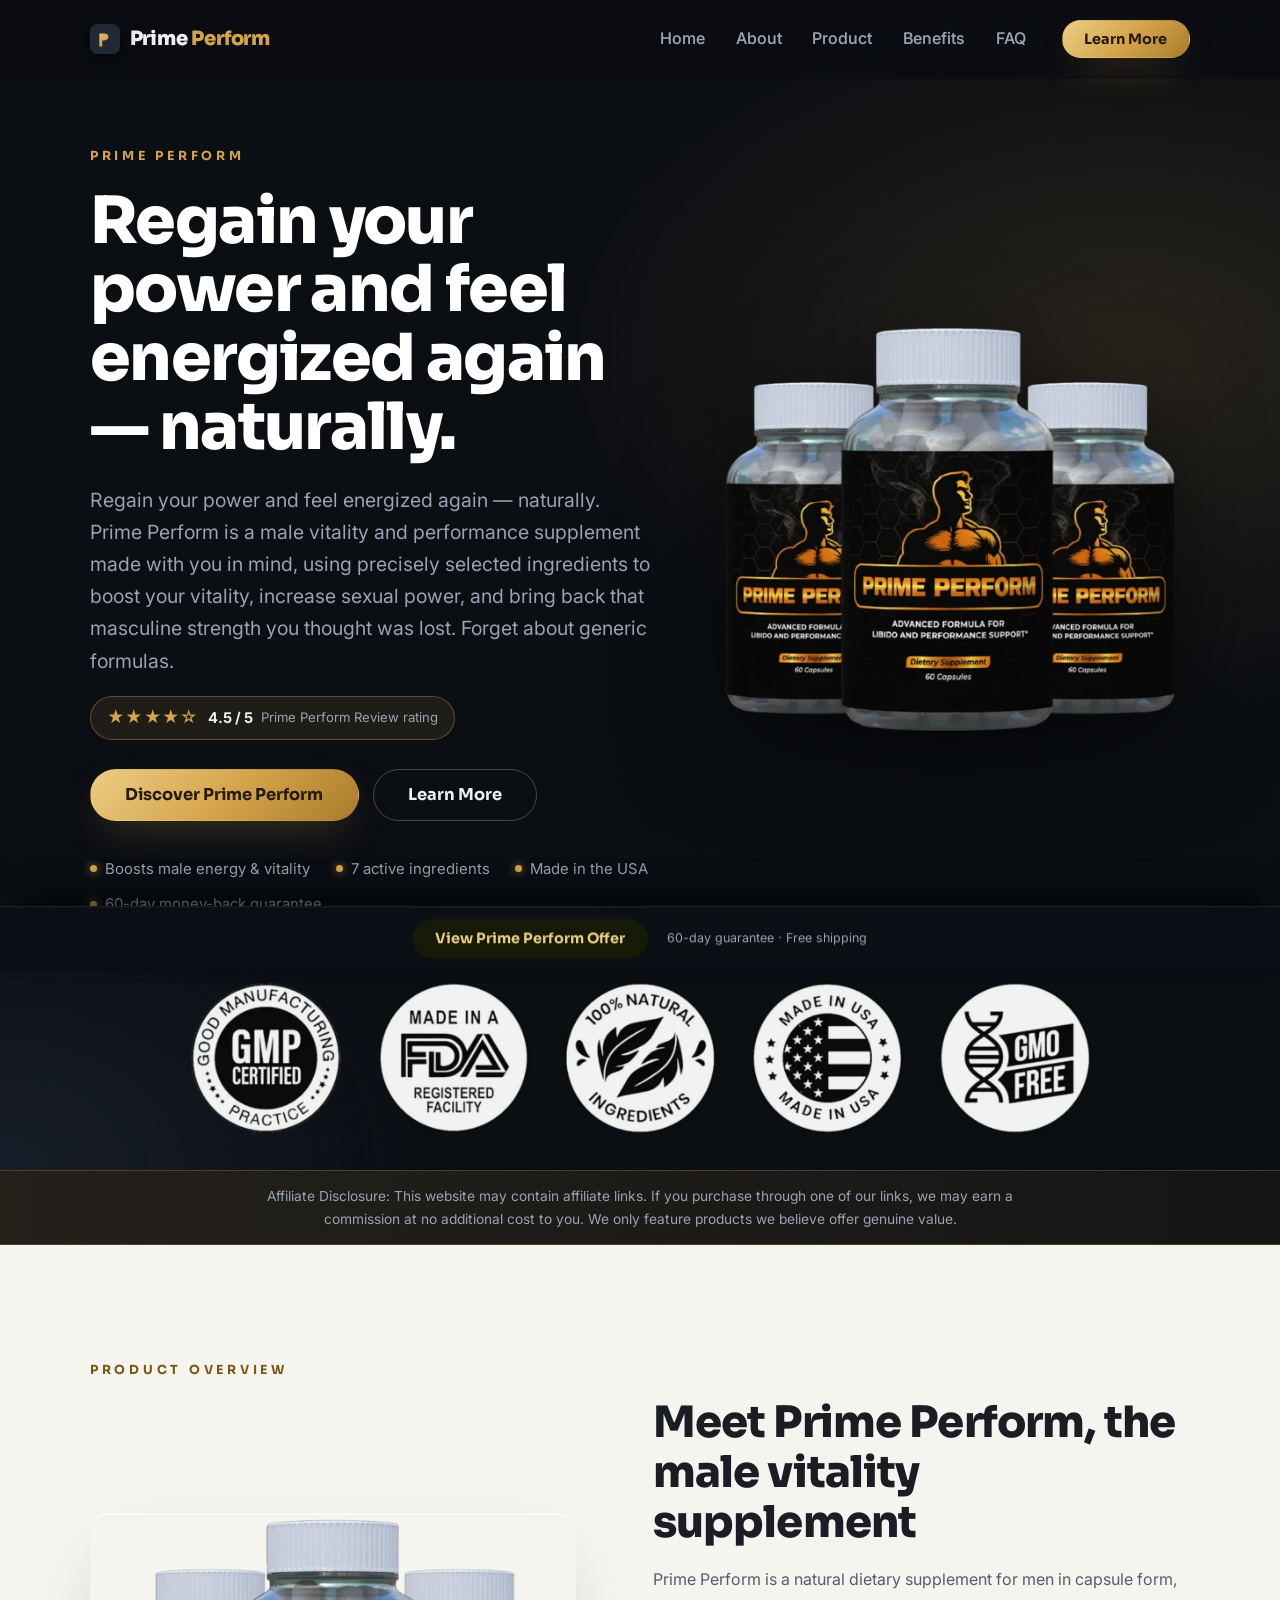
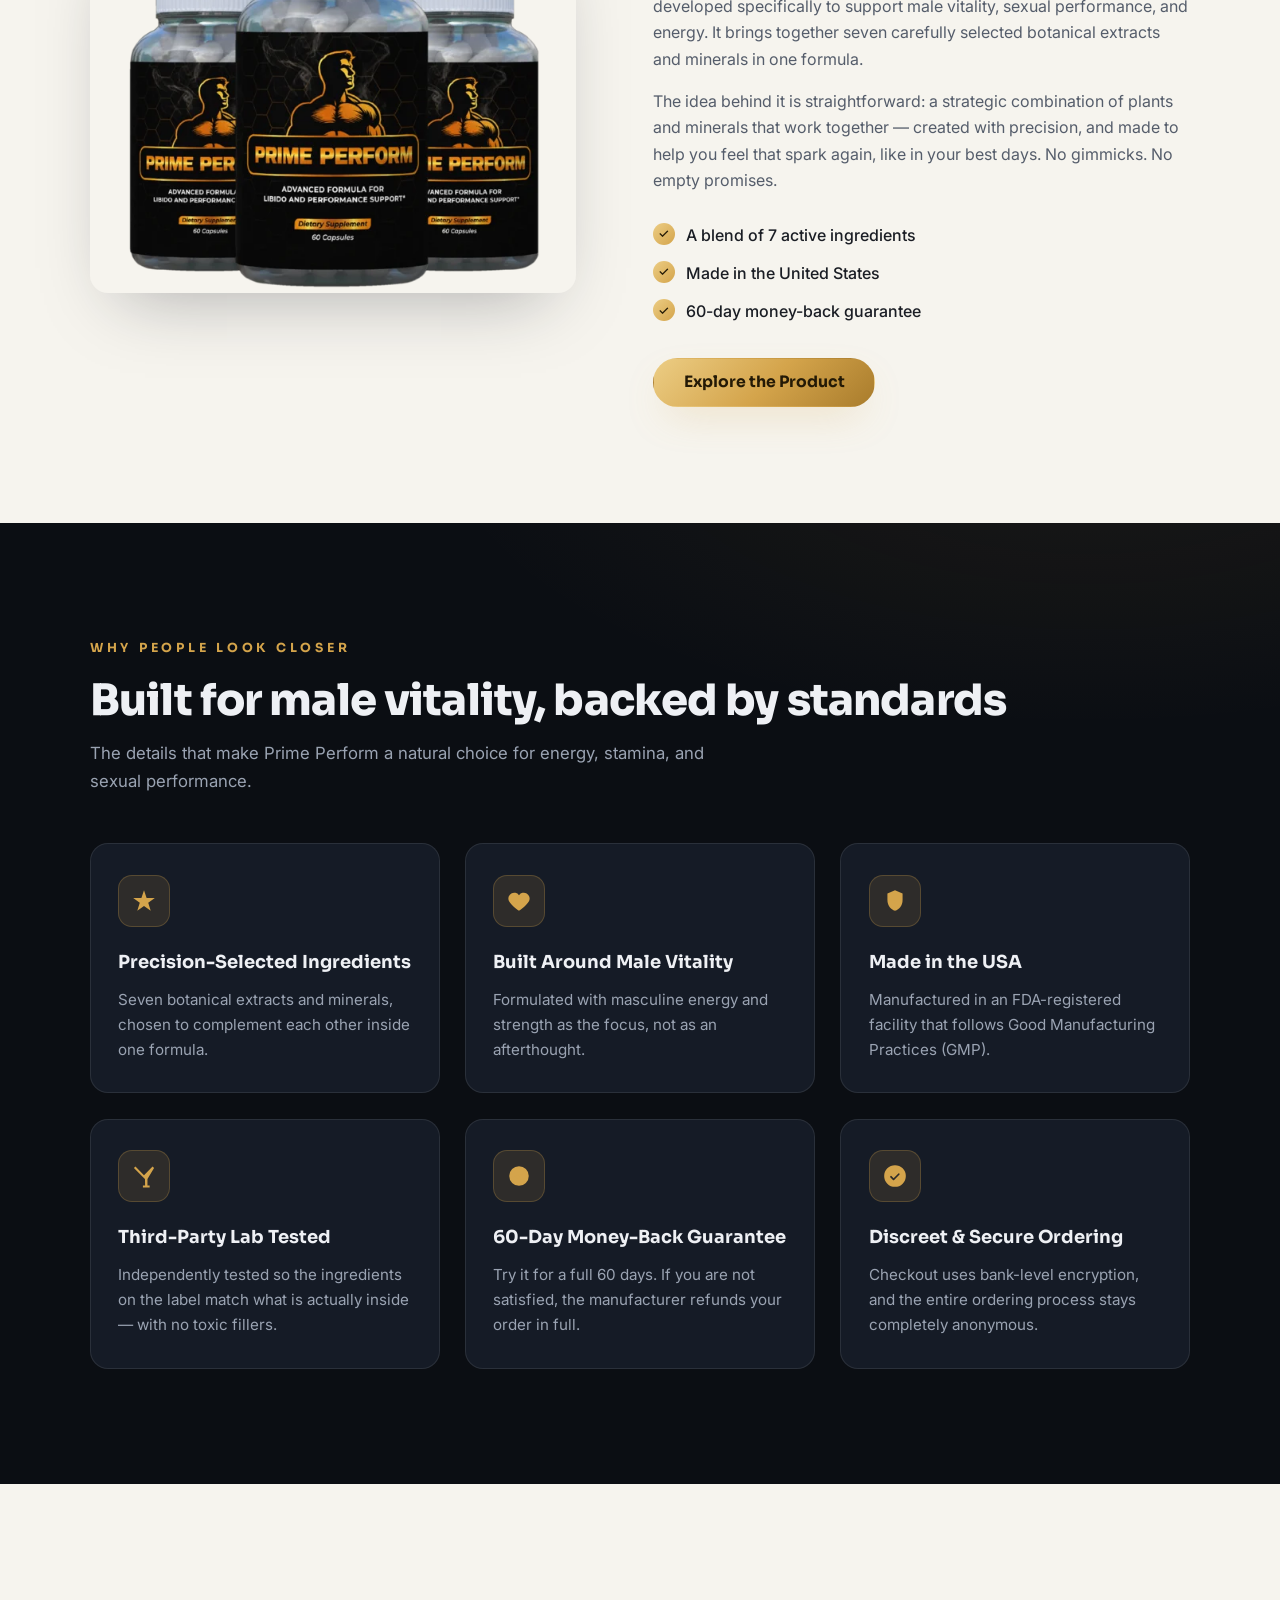
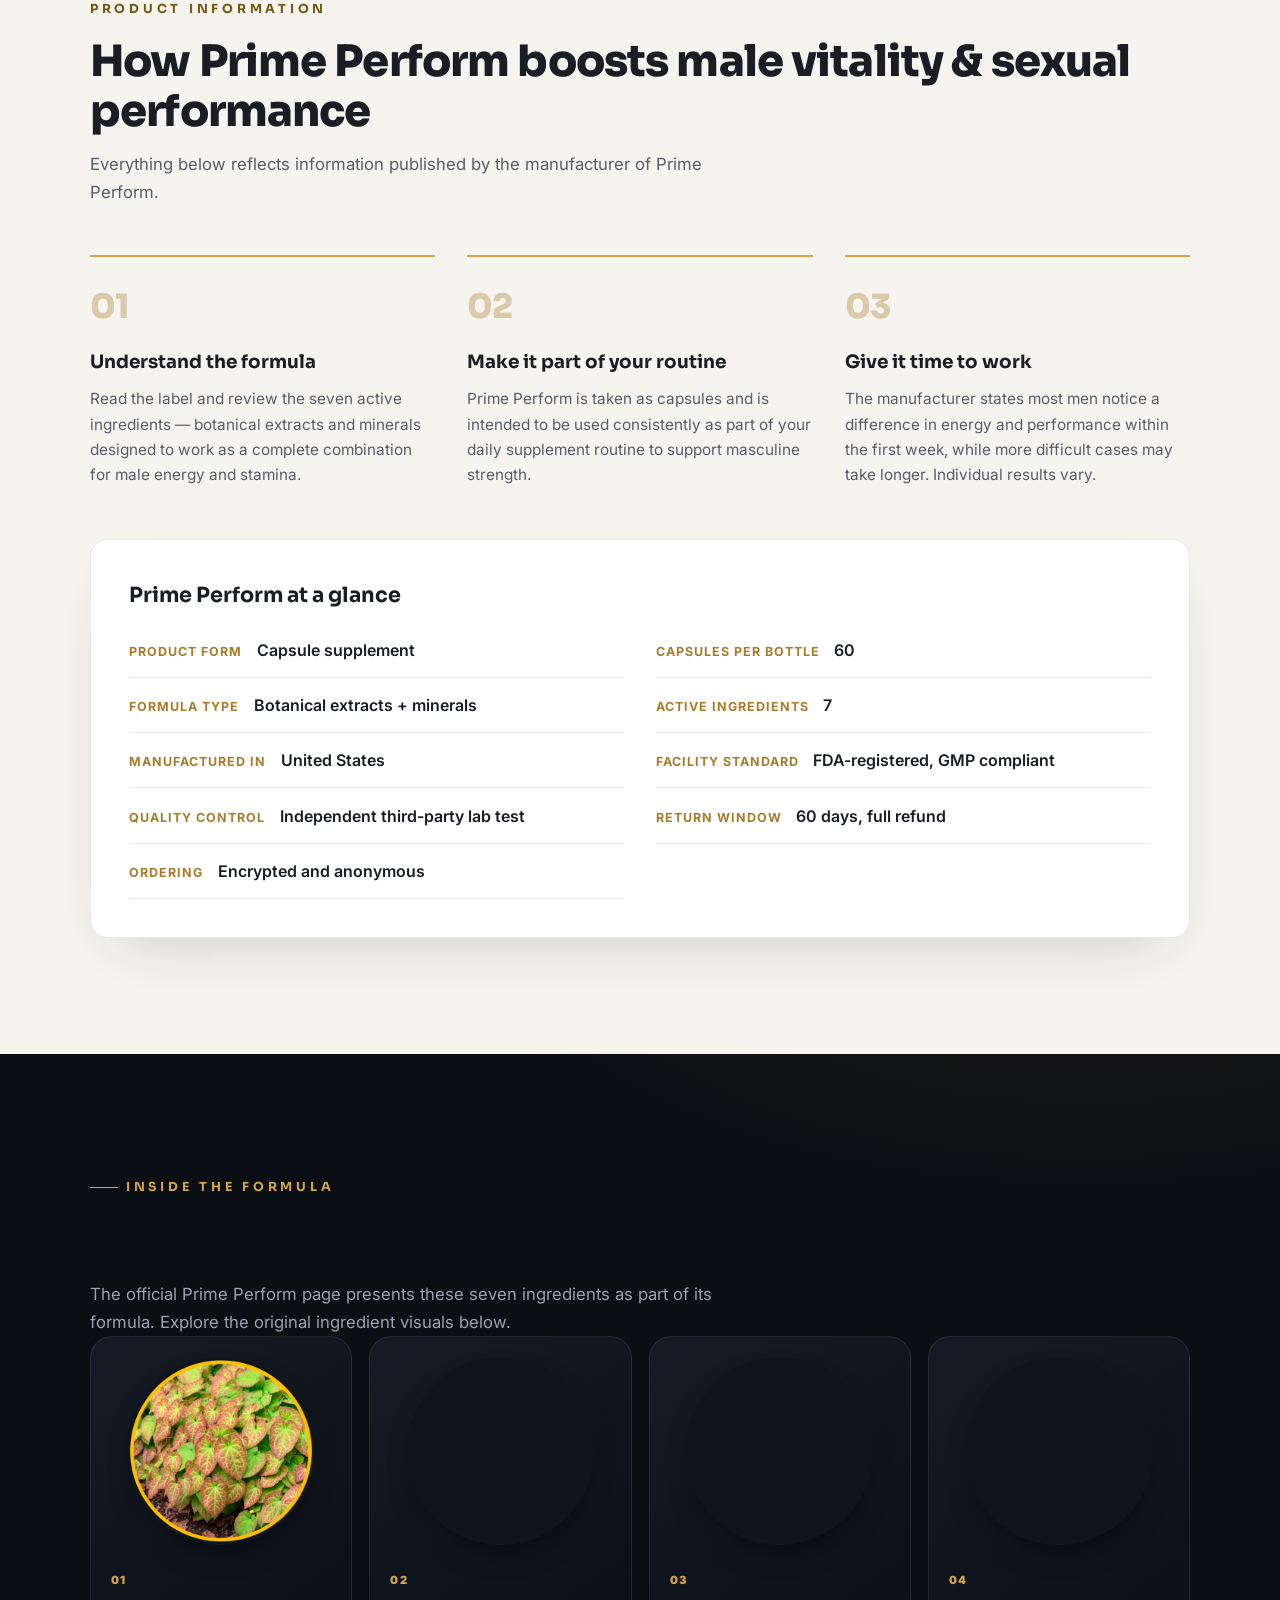
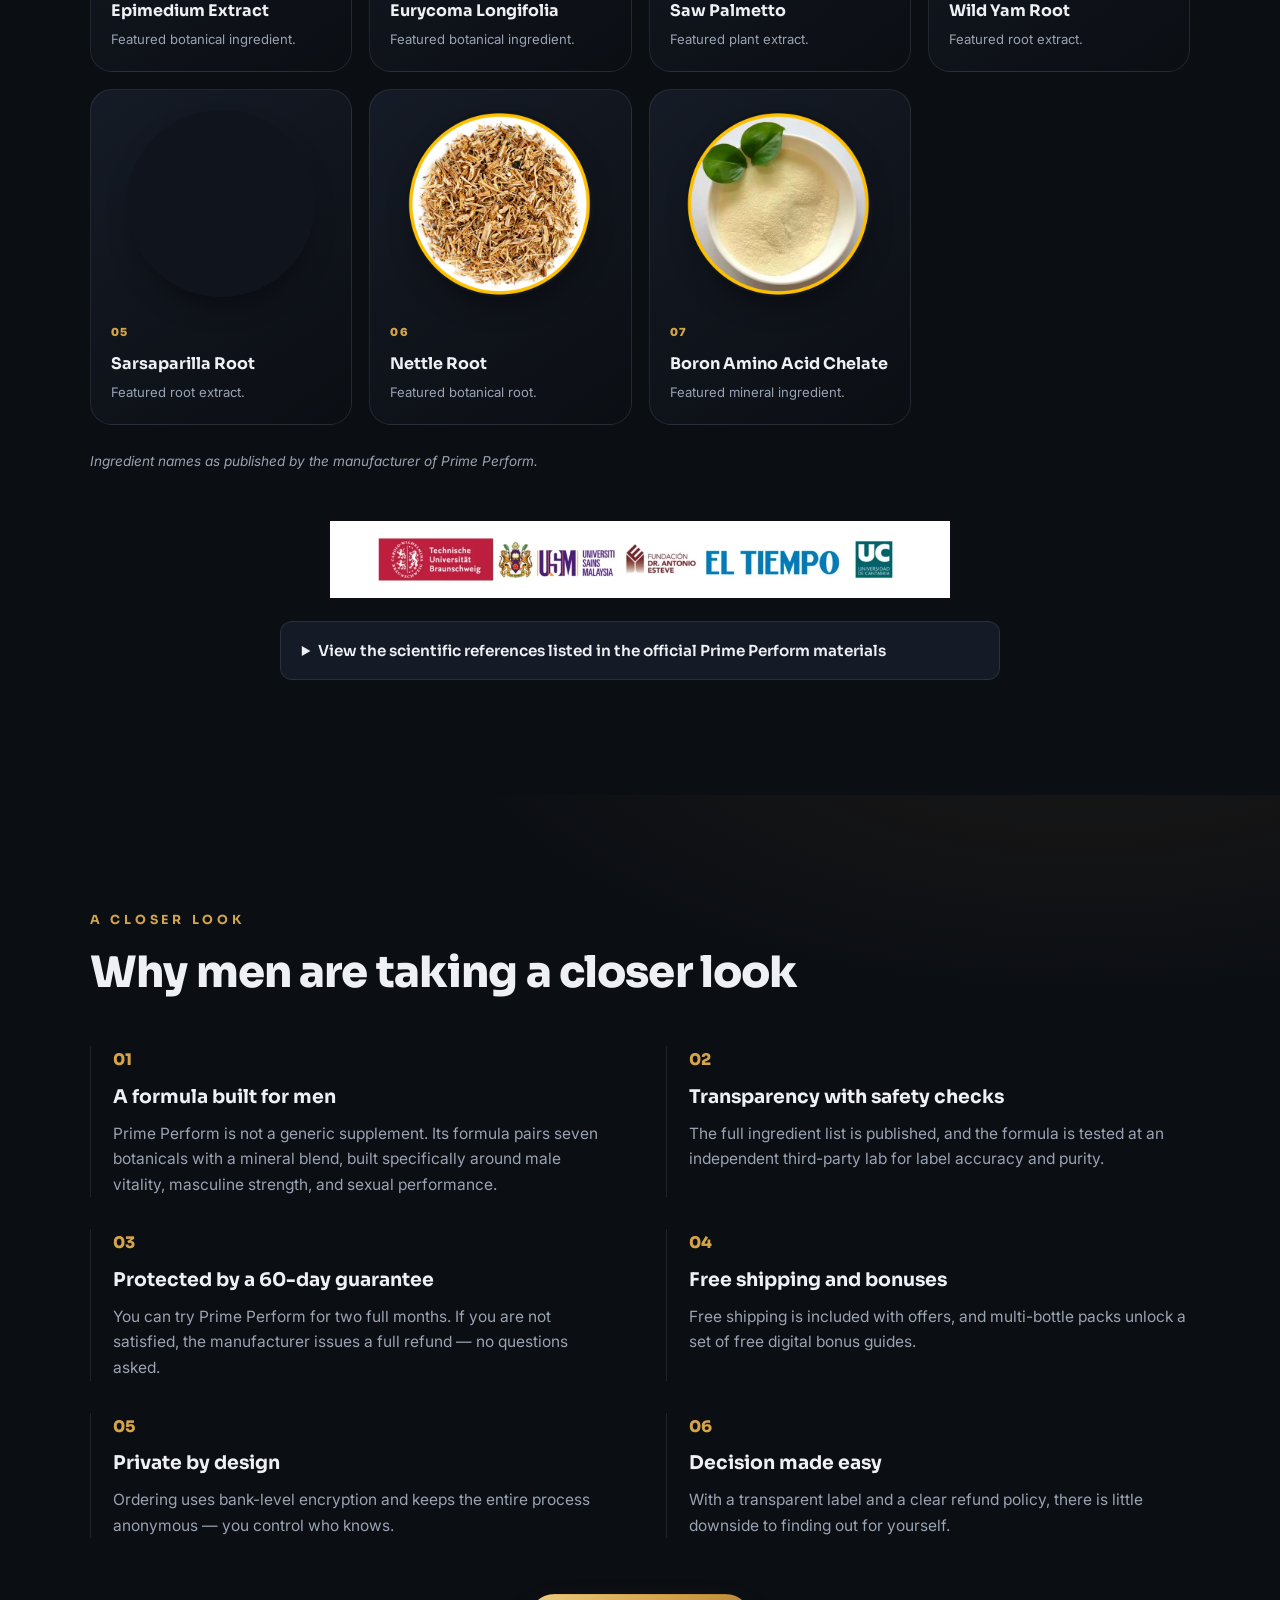
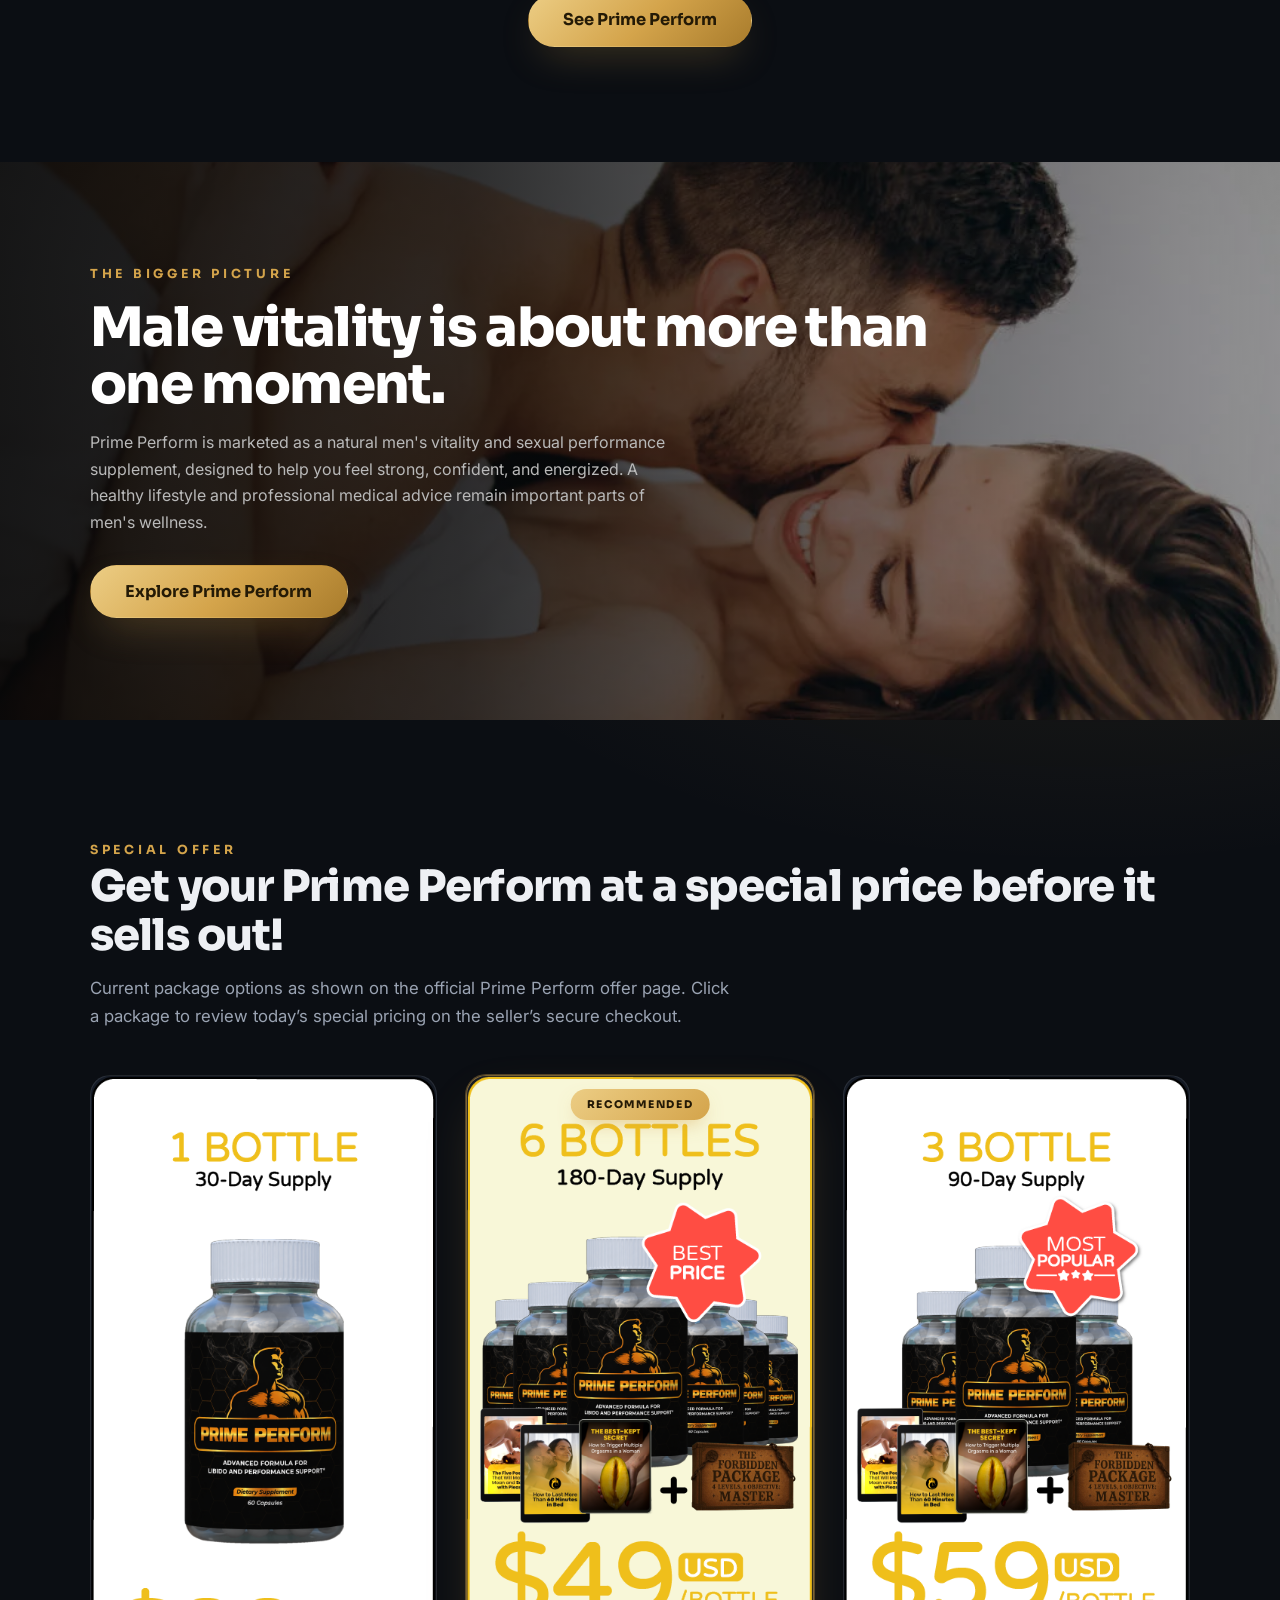
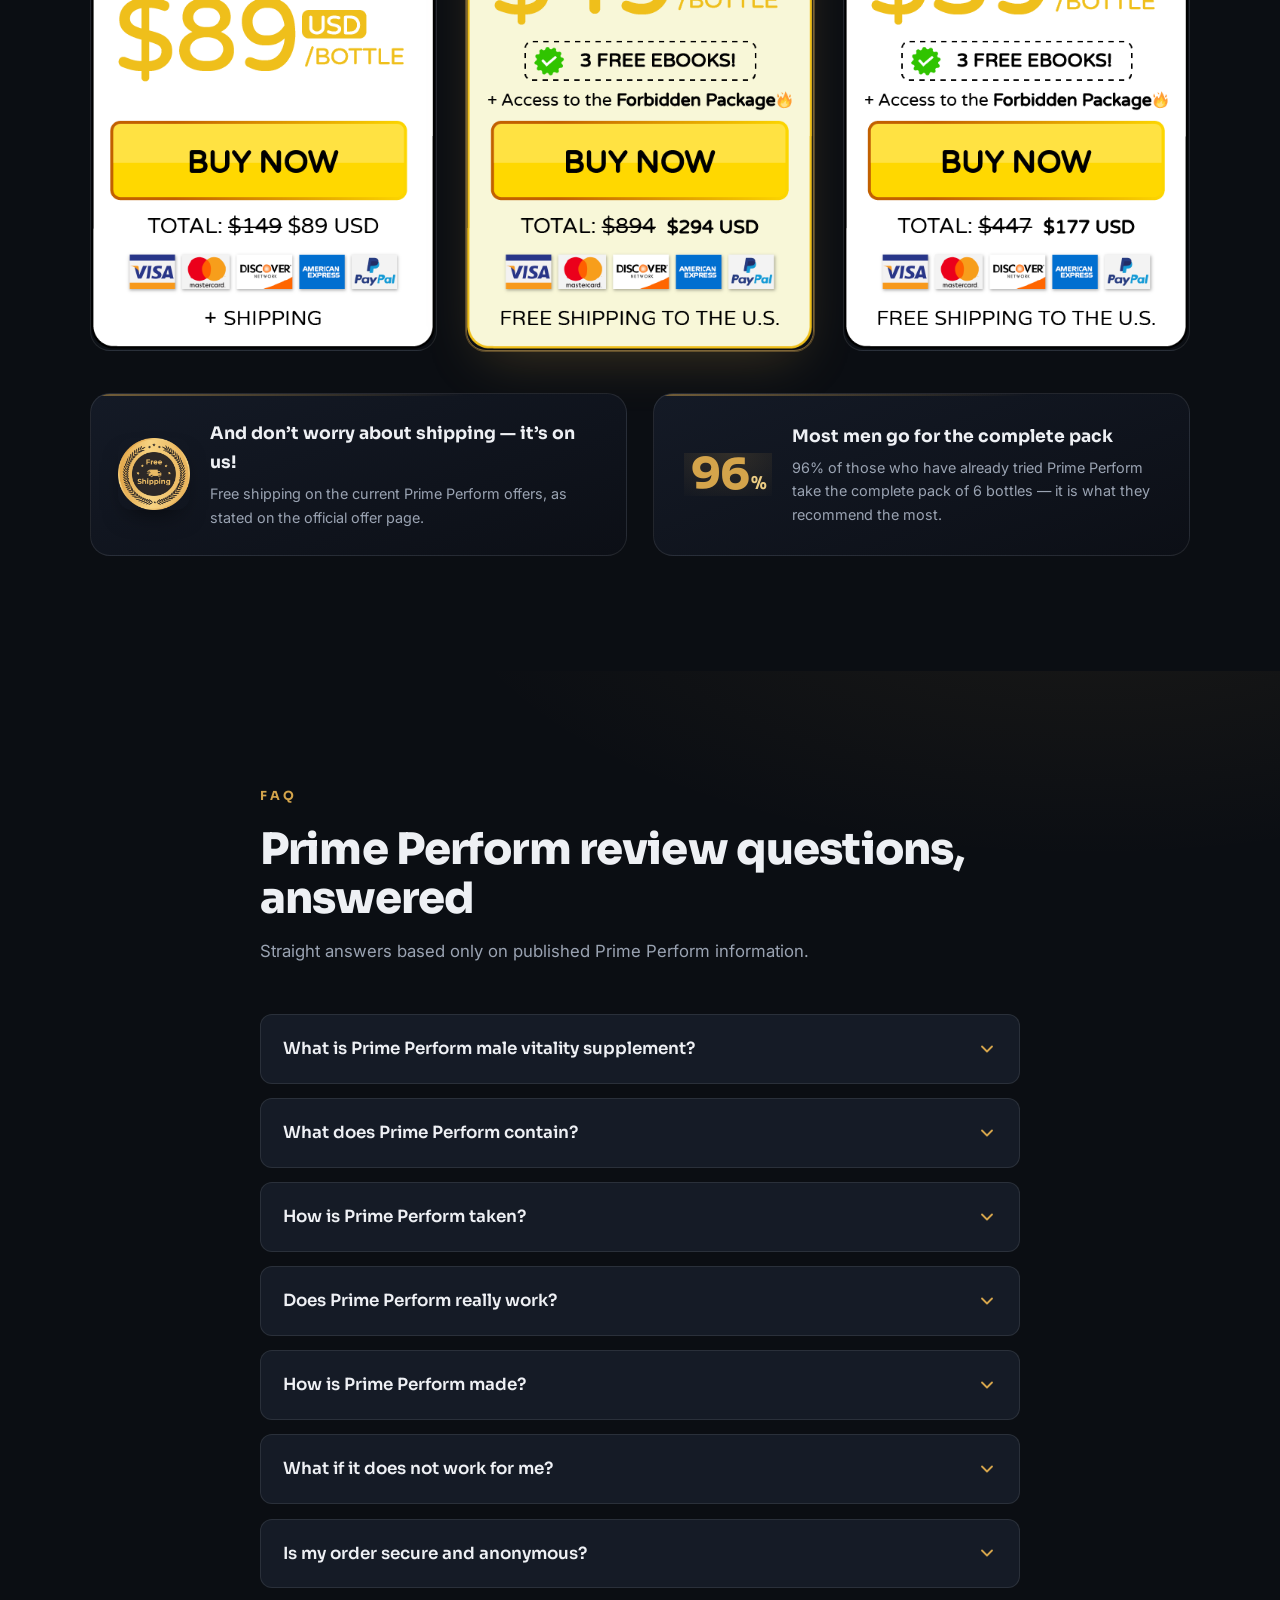
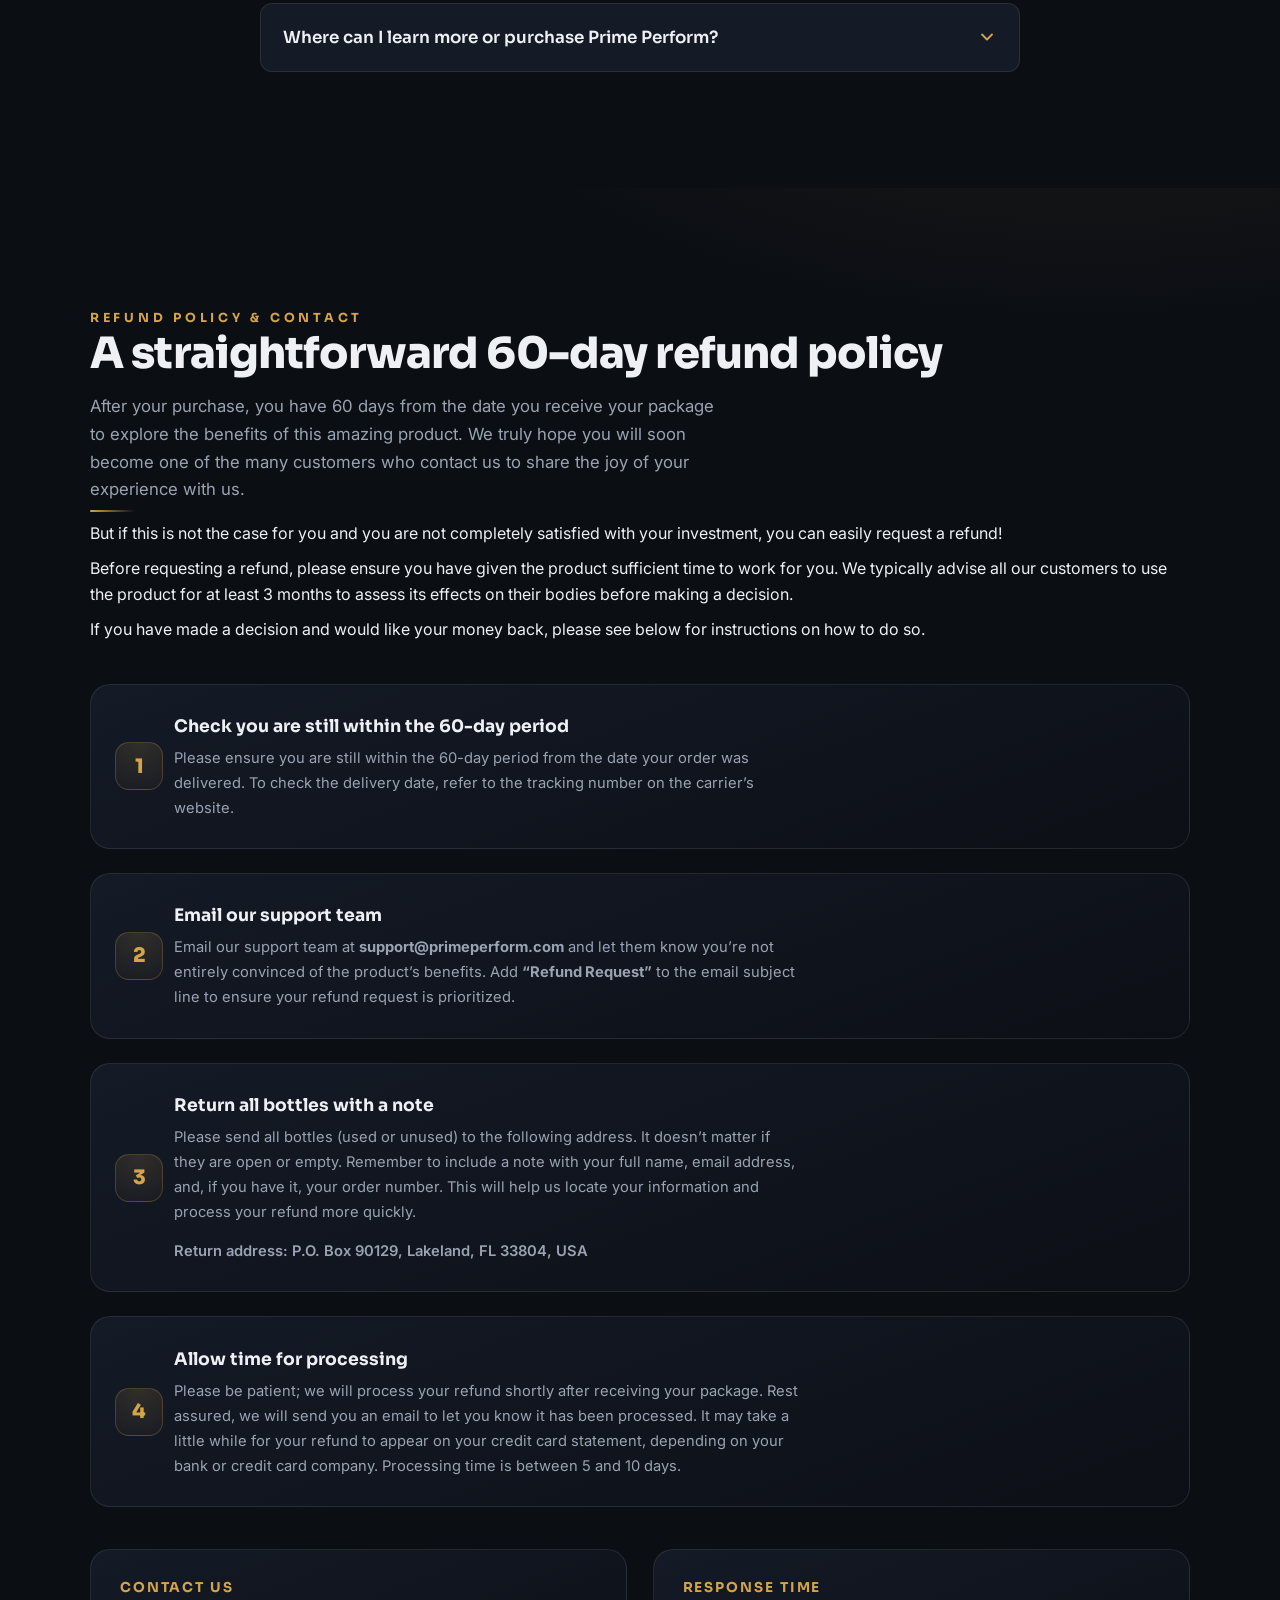
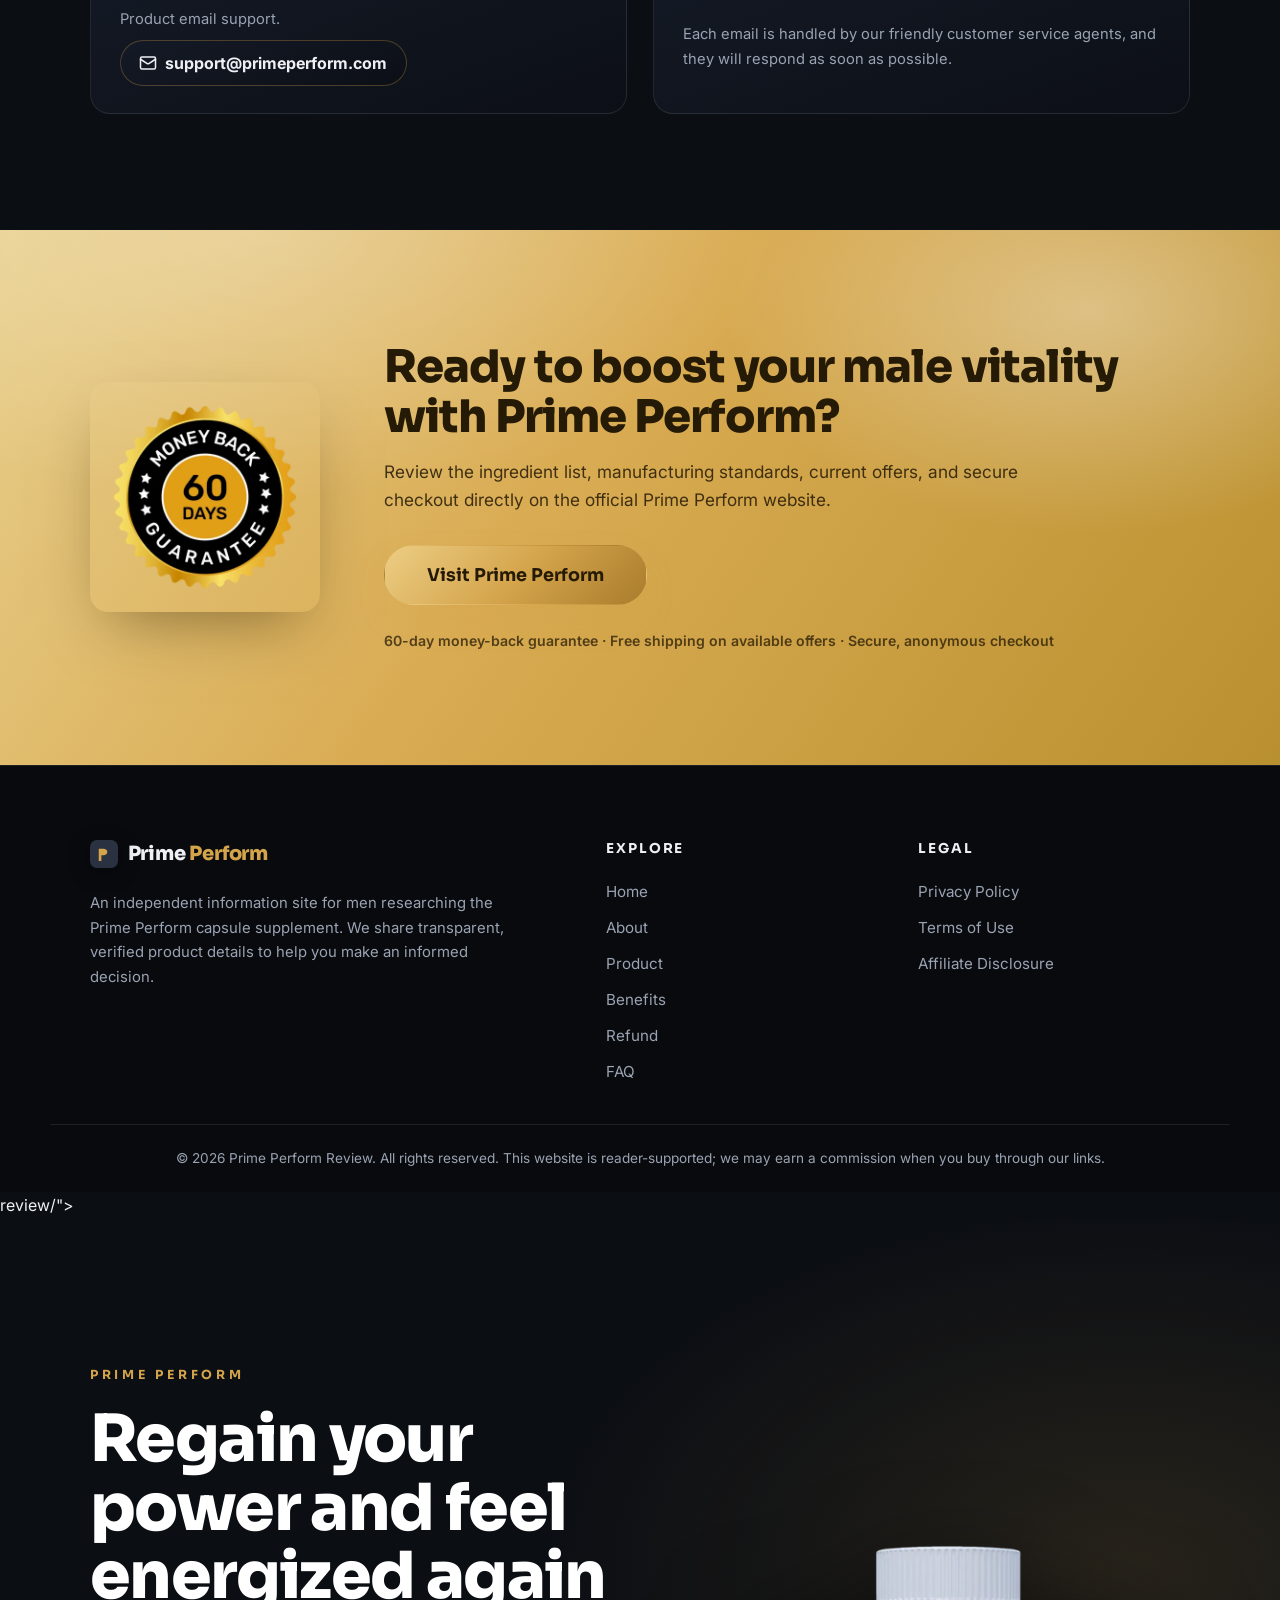
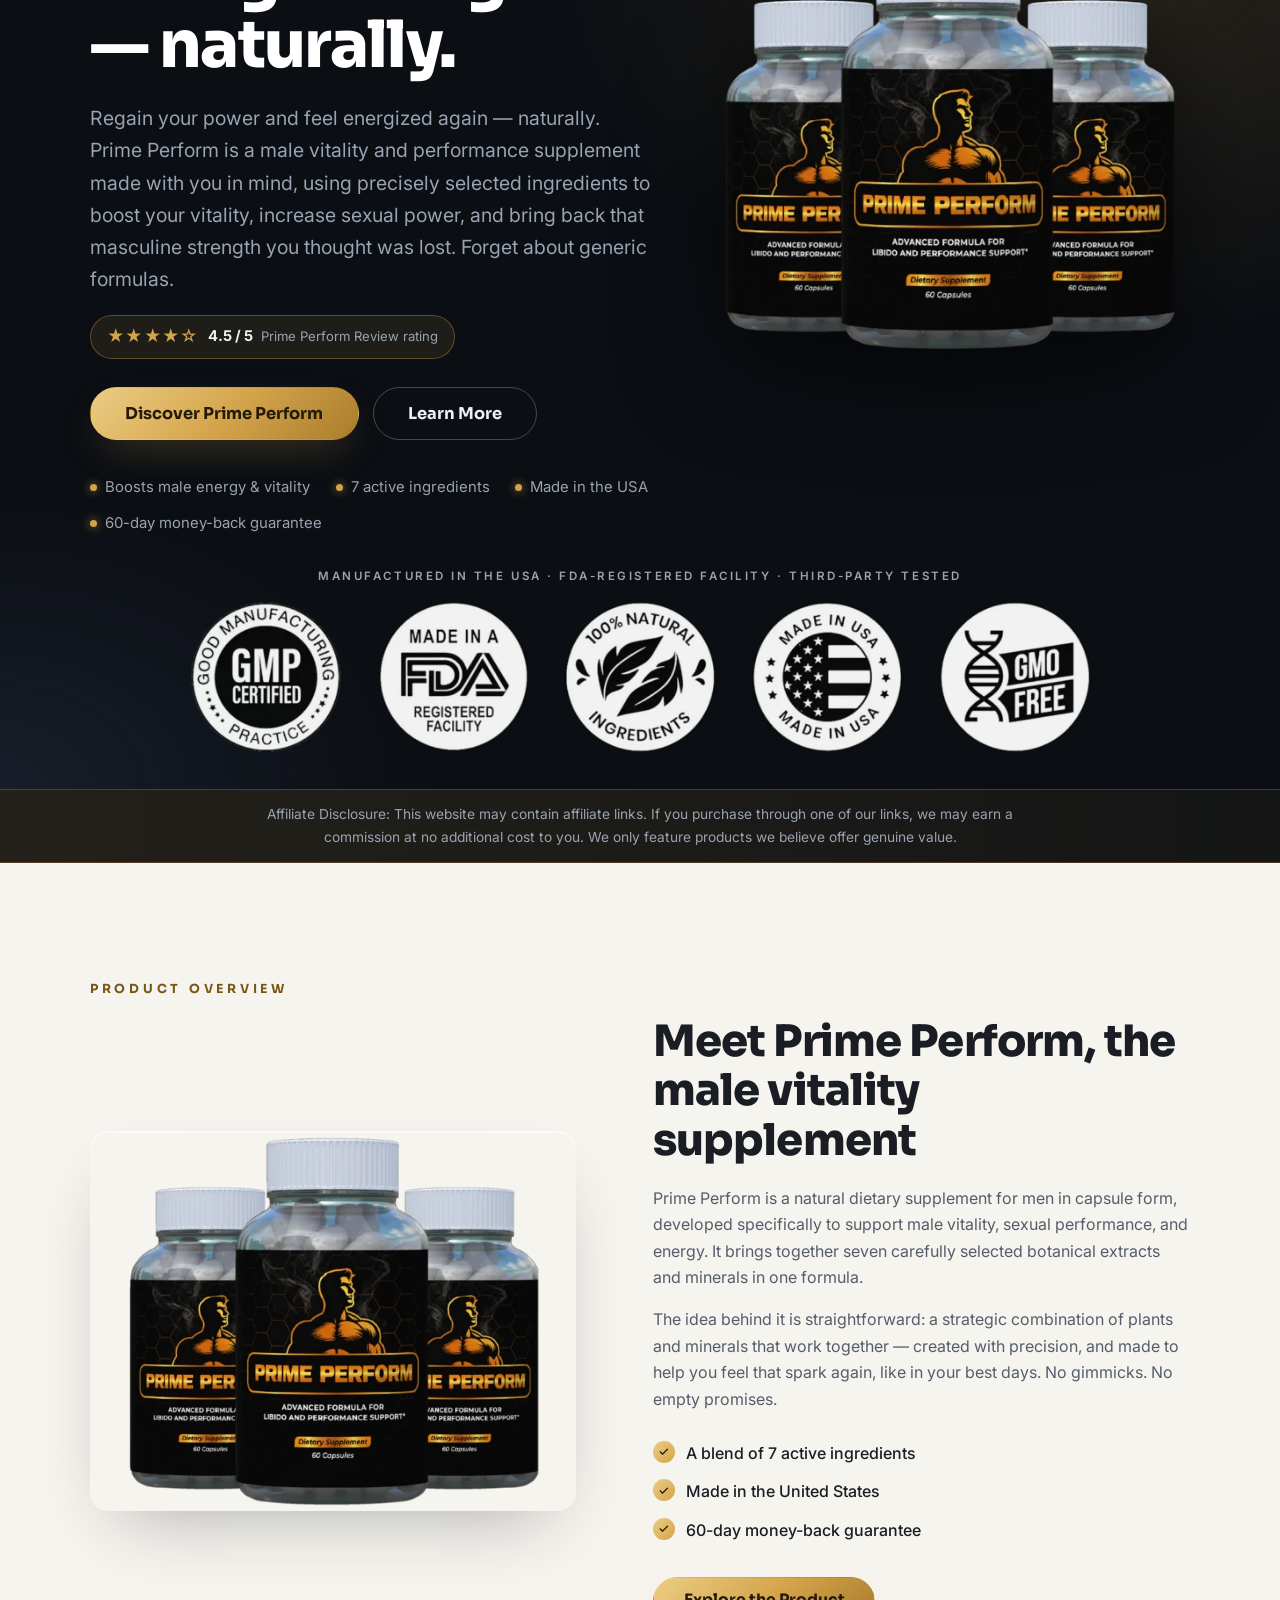
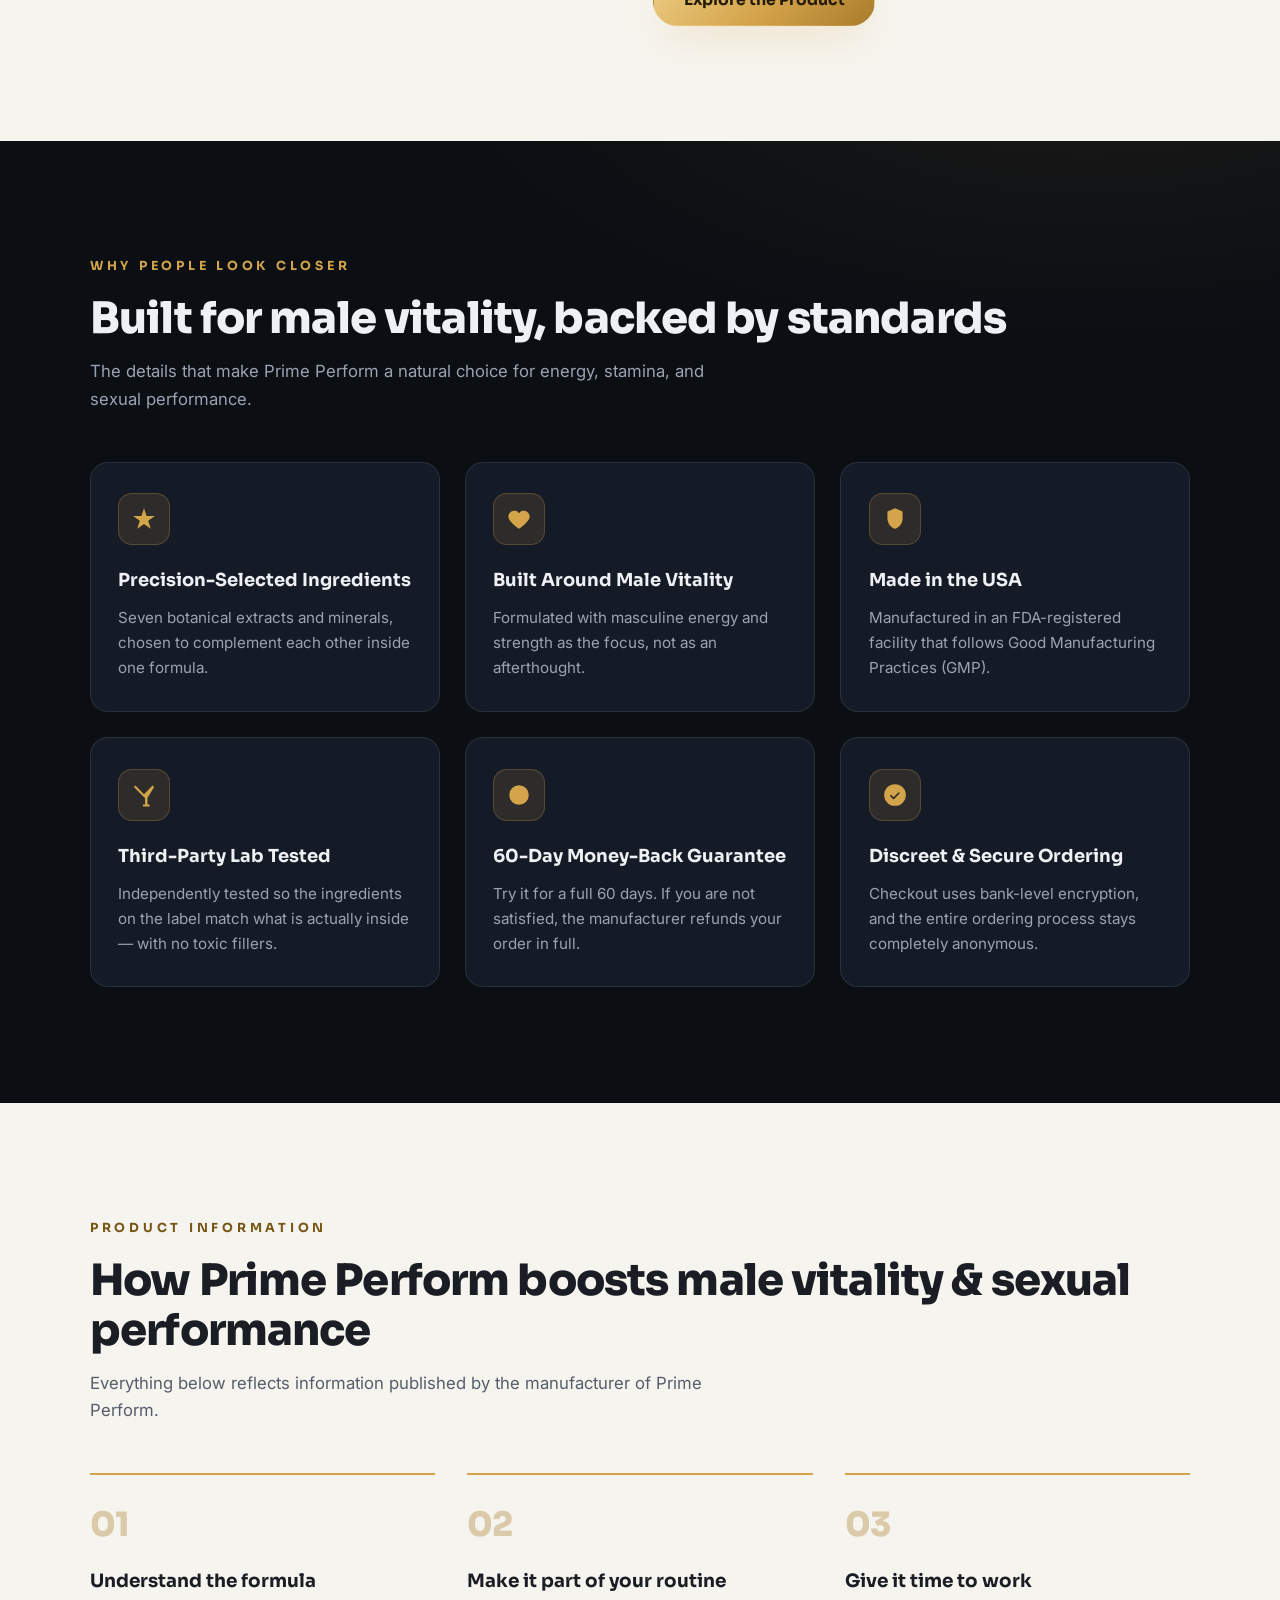
<file: index.html>
<!DOCTYPE html>
<html lang="en">
<head>
  <meta charset="UTF-8">
  <meta name="viewport" content="width=device-width, initial-scale=1.0">
  <meta http-equiv="X-UA-Compatible" content="IE=edge">

  <title>Prime Perform Male Vitality Supplement Review 2026: Ingredients, Benefits &amp; Guarantee</title>
  <meta name="description" content="Prime Perform is a natural male vitality supplement designed to boost energy, performance, and masculine strength. Review the 7 ingredients, manufacturing standards, 60-day guarantee, and current pricing.">
  <meta name="robots" content="index, follow, max-image-preview:large">
  <meta name="author" content="Prime Perform Review">
  <meta name="theme-color" content="#0b0e13">

  <link rel="canonical" href="https://sangamsacc.github.io/primeperform-<!DOCTYPE html>
<html lang="en">
<head>
  <meta charset="UTF-8">
  <meta name="viewport" content="width=device-width, initial-scale=1.0">
  <meta http-equiv="X-UA-Compatible" content="IE=edge">

  <title>Prime Perform Male Vitality Supplement Review 2026: Ingredients, Benefits &amp; Guarantee</title>
  <meta name="description" content="Prime Perform is a natural male vitality supplement designed to boost energy, performance, and masculine strength. Review the 7 ingredients, manufacturing standards, 60-day guarantee, and current pricing.">
  <meta name="robots" content="index, follow, max-image-preview:large">
  <meta name="author" content="Prime Perform Review">
  <meta name="theme-color" content="#0b0e13">

  <link rel="canonical" href="https://sangamsacc.github.io/primeperform-review/">

  <!-- Open Graph -->
  <meta property="og:type" content="website">
  <meta property="og:site_name" content="Prime Perform Review">
  <meta property="og:title" content="Prime Perform Male Vitality Supplement Review 2026: Ingredients, Benefits &amp; Guarantee">
  <meta property="og:description" content="Prime Perform is a natural male vitality supplement designed to boost energy, performance, and masculine strength. Review the 7 ingredients, manufacturing standards, 60-day guarantee, and current pricing.">
  <meta property="og:url" content="https://sangamsacc.github.io/primeperform-review/">
  <meta property="og:image" content="https://sangamsacc.github.io/primeperform-review/assets/images/og-primeperform.webp">
  <meta property="og:image:width" content="800">
  <meta property="og:image:height" content="736">
  <meta property="og:image:alt" content="Prime Perform supplement bottle">

  <!-- Twitter Card -->
  <meta name="twitter:card" content="summary_large_image">
  <meta name="twitter:title" content="Prime Perform Male Vitality Supplement Review 2026: Ingredients, Benefits &amp; Guarantee">
  <meta name="twitter:description" content="Prime Perform is a natural male vitality supplement designed to boost energy, performance, and masculine strength. Review the 7 ingredients, manufacturing standards, 60-day guarantee, and current pricing.">
  <meta name="twitter:image" content="https://sangamsacc.github.io/primeperform-review/assets/images/og-primeperform.webp">
  <meta name="twitter:image:alt" content="Prime Perform supplement bottle">

  <link rel="icon" type="image/svg+xml" href="assets/icons/favicon.svg">
  <link rel="preload" as="image" href="assets/images/new-bottle.webp" fetchpriority="high">
  <meta property="og:locale" content="en_US">

  <!-- Fonts (non-blocking) -->
  <link rel="preconnect" href="https://fonts.googleapis.com">
  <link rel="preconnect" href="https://fonts.gstatic.com" crossorigin>
  <link rel="preload" as="style" href="https://fonts.googleapis.com/css2?family=Sora:wght@600;700;800&family=Inter:wght@400;500;600;700&display=swap">
  <link rel="stylesheet" href="https://fonts.googleapis.com/css2?family=Sora:wght@600;700;800&family=Inter:wght@400;500;600;700&display=swap" media="print" onload="this.media='all'">
  <noscript><link rel="stylesheet" href="https://fonts.googleapis.com/css2?family=Sora:wght@600;700;800&family=Inter:wght@400;500;600;700&display=swap"></noscript>

  <style>
/* ==========================================================================
   Prime Perform Review — style.css
   Premium, fast, accessible single-page stylesheet.
   ========================================================================== */

/* ---- Design tokens ---- */
:root {
  /* dark theme */
  --c-bg: #0b0e13;
  --c-bg-2: #10141c;
  --c-surface: #151b26;
  --c-surface-2: #1b2230;
  --c-line: rgba(255, 255, 255, 0.09);
  --c-text: #eef0f4;
  --c-muted: #9aa3b2;
  --c-gold: #d4a44b;
  --c-gold-2: #eccd84;
  --c-gold-deep: #a97c2c;

  /* light theme */
  --l-bg: #f6f4ee;
  --l-bg-2: #ffffff;
  --l-text: #1a1d24;
  --l-muted: #555d6b;
  --l-line: rgba(26, 30, 40, 0.1);
  --l-surface: #ffffff;

  /* layout */
  --container: 1180px;
  --radius: 18px;
  --radius-sm: 12px;
  --header-h: 78px;

  /* type */
  --font-head: "Sora", ui-sans-serif, system-ui, -apple-system, "Segoe UI", Arial, sans-serif;
  --font-body: "Inter", ui-sans-serif, system-ui, -apple-system, "Segoe UI", Arial, sans-serif;

  --shadow-card: 0 18px 45px -18px rgba(0, 0, 0, 0.55);
  --shadow-gold: 0 16px 40px -14px rgba(212, 164, 75, 0.35);
}

/* ---- Reset ---- */
*,
*::before,
*::after {
  box-sizing: border-box;
  margin: 0;
  padding: 0;
}

html {
  -webkit-text-size-adjust: 100%;
  scroll-behavior: smooth;
}

body {
  font-family: var(--font-body);
  font-size: 1rem;
  line-height: 1.65;
  color: var(--c-text);
  background: var(--c-bg);
  -webkit-font-smoothing: antialiased;
  overflow-x: hidden;
}

img,
svg {
  max-width: 100%;
  display: inline-block;
  vertical-align: middle;
}

a {
  color: inherit;
  text-decoration: none;
}

button {
  font: inherit;
  color: inherit;
  background: none;
  border: none;
  cursor: pointer;
}

ul,
ol {
  list-style: none;
}

/* ---- Accessibility ---- */
.sr-only {
  position: absolute;
  width: 1px;
  height: 1px;
  padding: 0;
  margin: -1px;
  overflow: hidden;
  clip: rect(0 0 0 0);
  white-space: nowrap;
  border: 0;
}

.skip-link {
  position: fixed;
  top: -100px;
  left: 16px;
  z-index: 300;
  background: var(--c-gold);
  color: #201707;
  font-weight: 700;
  padding: 12px 20px;
  border-radius: 999px;
  transition: top 0.2s ease;
}

.skip-link:focus {
  top: 16px;
}

:focus-visible {
  outline: 3px solid var(--c-gold);
  outline-offset: 3px;
  border-radius: 4px;
}

::selection {
  background: rgba(212, 164, 75, 0.35);
}

/* ---- Layout helpers ---- */
.container {
  width: 100%;
  max-width: var(--container);
  margin-inline: auto;
  padding-inline: clamp(20px, 4vw, 40px);
}

.container--narrow {
  max-width: 840px;
}

.section {
  padding-block: clamp(4.5rem, 9vw, 7.5rem);
  scroll-margin-top: calc(var(--header-h) + 10px);
}

.section--light {
  background: var(--l-bg);
  color: var(--l-text);
}

.section--dark {
  background:
    radial-gradient(1100px 500px at 85% -10%, rgba(212, 164, 75, 0.08), transparent 60%),
    var(--c-bg);
  color: var(--c-text);
}

.section-label,
.eyebrow {
  font-family: var(--font-head);
  font-size: 0.78rem;
  font-weight: 700;
  letter-spacing: 0.3em;
  text-transform: uppercase;
  color: var(--c-gold);
}

.section-label {
  margin-bottom: 1.1rem;
}

.section--light .section-label {
  color: #785714;
}

.section-title {
  font-family: var(--font-head);
  font-size: clamp(1.85rem, 3.6vw, 2.7rem);
  font-weight: 800;
  line-height: 1.15;
  letter-spacing: -0.02em;
  margin-bottom: 0.9rem;
}

.section-sub {
  color: var(--c-muted);
  max-width: 640px;
  font-size: 1.05rem;
}

.section--light .section-sub {
  color: var(--l-muted);
}

/* ---- Buttons ---- */
.btn {
  display: inline-flex;
  align-items: center;
  justify-content: center;
  gap: 0.55em;
  font-family: var(--font-head);
  font-weight: 700;
  font-size: 0.98rem;
  line-height: 1;
  padding: 1em 1.9em;
  border-radius: 999px;
  border: 1px solid transparent;
  transition: transform 0.25s ease, box-shadow 0.25s ease, background 0.25s ease, border-color 0.25s ease, color 0.25s ease;
  white-space: nowrap;
}

.btn:active {
  transform: translateY(0) scale(0.98);
}

.btn--primary {
  background: linear-gradient(135deg, var(--c-gold-2) 0%, var(--c-gold) 52%, var(--c-gold-deep) 100%);
  color: #241a06;
  box-shadow: var(--shadow-gold);
}

.btn--primary:hover {
  transform: translateY(-2px);
  box-shadow: 0 22px 50px -14px rgba(212, 164, 75, 0.5);
  filter: brightness(1.05);
}

.btn--ghost {
  border-color: rgba(255, 255, 255, 0.24);
  color: var(--c-text);
}

.btn--ghost:hover {
  border-color: var(--c-gold);
  color: var(--c-gold-2);
  transform: translateY(-2px);
}

.btn--inverse {
  background: #171a06;
  color: var(--c-gold-2);
}

.btn--inverse:hover {
  transform: translateY(-2px);
  color: #fff;
}

.btn--sm {
  padding: 0.78em 1.5em;
  font-size: 0.9rem;
}

.btn--lg {
  padding: 1.05em 2.1em;
  font-size: 1.02rem;
}

.btn--xl {
  padding: 1.15em 2.4em;
  font-size: 1.1rem;
}

/* ==========================================================================
   1. HEADER
   ========================================================================== */
.site-header {
  position: fixed;
  inset: 0 0 auto;
  z-index: 100;
  transition: background 0.3s ease, box-shadow 0.3s ease, border-color 0.3s ease;
  background: rgba(11, 14, 19, 0.55);
  border-bottom: 1px solid transparent;
  backdrop-filter: blur(0);
}

.site-header.scrolled {
  background: rgba(11, 14, 19, 0.86);
  backdrop-filter: blur(12px);
  border-bottom-color: var(--c-line);
  box-shadow: 0 10px 30px -18px rgba(0, 0, 0, 0.6);
}

.header-inner {
  display: flex;
  align-items: center;
  justify-content: space-between;
  gap: 1.5rem;
  height: var(--header-h);
  transition: height 0.3s ease;
}

.site-header.scrolled .header-inner {
  height: 64px;
}

.brand {
  display: inline-flex;
  align-items: center;
  gap: 0.6rem;
}

.brand-mark {
  flex: none;
  filter: drop-shadow(0 4px 10px rgba(0, 0, 0, 0.4));
}

.brand-text {
  font-family: var(--font-head);
  font-size: 1.22rem;
  font-weight: 800;
  letter-spacing: -0.01em;
  color: var(--c-text);
}

.brand-text em {
  font-style: normal;
  color: var(--c-gold);
}

.nav-list {
  display: flex;
  align-items: center;
  gap: clamp(1.2rem, 2.4vw, 2.3rem);
}

.nav-list a {
  font-weight: 500;
  color: var(--c-muted);
  transition: color 0.2s ease;
  position: relative;
  padding-block: 0.4rem;
}

.nav-list a::after {
  content: "";
  position: absolute;
  left: 0;
  right: 100%;
  bottom: 0;
  height: 2px;
  background: var(--c-gold);
  transition: right 0.25s ease;
}

.nav-list a:hover {
  color: var(--c-text);
}

.nav-list a:hover::after {
  right: 0;
}

.site-nav {
  display: flex;
  align-items: center;
  gap: 2rem;
}

.nav-cta {
  margin-left: 0.25rem;
}

.nav-toggle {
  display: none;
  position: relative;
  z-index: 101;
  flex-direction: column;
  gap: 5px;
  padding: 10px;
  border-radius: 10px;
}

.nav-toggle-bar {
  width: 24px;
  height: 2px;
  background: var(--c-gold);
  border-radius: 2px;
  transition: transform 0.3s ease, opacity 0.3s ease;
}

.nav-open .nav-toggle-bar:nth-child(1) {
  transform: translateY(7px) rotate(45deg);
}

.nav-open .nav-toggle-bar:nth-child(2) {
  opacity: 0;
}

.nav-open .nav-toggle-bar:nth-child(3) {
  transform: translateY(-7px) rotate(-45deg);
}

body.nav-open {
  overflow: hidden;
}

/* ==========================================================================
   2. HERO
   ========================================================================== */
.hero {
  position: relative;
  min-height: 92vh;
  display: flex;
  flex-direction: column;
  justify-content: center;
  overflow: hidden;
  background:
    radial-gradient(900px 560px at 88% 30%, rgba(212, 164, 75, 0.14), transparent 65%),
    radial-gradient(700px 500px at 0% 100%, rgba(47, 60, 84, 0.35), transparent 60%),
    var(--c-bg);
  scroll-margin-top: 0;
}

.hero-glow {
  position: absolute;
  inset: 0;
  pointer-events: none;
  animation: glowPulse 9s ease-in-out infinite;
}

.hero-inner {
  position: relative;
  display: grid;
  grid-template-columns: 1.08fr 0.92fr;
  align-items: center;
  gap: clamp(1.5rem, 4vw, 4rem);
  padding-block: calc(var(--header-h) + clamp(2.5rem, 7vh, 6rem)) 2rem;
}

.hero-copy .eyebrow {
  display: inline-block;
  margin-bottom: 1.25rem;
}

.hero h1 {
  font-family: var(--font-head);
  font-size: clamp(2.35rem, 5.2vw, 4.05rem);
  font-weight: 800;
  line-height: 1.06;
  letter-spacing: -0.025em;
  margin-bottom: 1.4rem;
  color: #fff;
}

.hero-lede {
  font-size: clamp(1.05rem, 1.6vw, 1.22rem);
  color: var(--c-muted);
  max-width: 52ch;
  margin-bottom: 1.2rem;
}

.hero-rating {
  display: inline-flex;
  align-items: center;
  gap: 0.55rem;
  margin-bottom: 1.8rem;
  padding: 0.45rem 1rem;
  background: rgba(212, 164, 75, 0.1);
  border: 1px solid rgba(212, 164, 75, 0.35);
  border-radius: 999px;
}

.hero-stars {
  color: var(--c-gold);
  font-size: 1.05rem;
  letter-spacing: 0.08em;
}

.hero-rating-value {
  color: var(--c-text);
  font-weight: 700;
  font-size: 0.92rem;
}

.hero-rating-label {
  color: var(--c-muted);
  font-size: 0.82rem;
}

.hero-actions {
  display: flex;
  flex-wrap: wrap;
  gap: 0.9rem;
  margin-bottom: 2.2rem;
}

.hero-points {
  display: flex;
  flex-wrap: wrap;
  gap: 0.7rem 1.6rem;
}

.hero-points li {
  display: flex;
  align-items: center;
  gap: 0.5rem;
  font-size: 0.93rem;
  color: var(--c-muted);
}

.hero-points li::before {
  content: "";
  width: 7px;
  height: 7px;
  border-radius: 50%;
  background: var(--c-gold);
  box-shadow: 0 0 10px rgba(212, 164, 75, 0.8);
}

.hero-visual {
  position: relative;
  display: flex;
  justify-content: center;
}

.hero-bottle {
  animation: floatY 7s ease-in-out infinite;
}

.hero-bottle img {
  width: min(100%, 506px);
  height: 418px;
  object-fit: contain;
  filter: drop-shadow(0 30px 50px rgba(0, 0, 0, 0.55));
}

.hero-trust {
  position: relative;
  text-align: center;
  padding-bottom: clamp(1.75rem, 4vh, 3rem);
}

.hero-trust-label {
  font-size: 0.72rem;
  font-weight: 600;
  letter-spacing: 0.22em;
  text-transform: uppercase;
  color: var(--c-muted);
  margin-bottom: 0.9rem;
}

.hero-trust img {
  width: min(100%, 1000px);
  height: auto;
  aspect-ratio: 6.58 / 1;
  object-fit: contain;
  margin-inline: auto;
  opacity: 0.95;
}

/* entrance animation */
.hero-copy > *,
.hero-visual {
  opacity: 0;
  animation: fadeUp 0.8s cubic-bezier(0.22, 1, 0.36, 1) forwards;
}

.hero-copy > :nth-child(1) { animation-delay: 0.08s; }
.hero-copy > :nth-child(2) { animation-delay: 0.18s; }
.hero-copy > :nth-child(3) { animation-delay: 0.28s; }
.hero-copy > :nth-child(4) { animation-delay: 0.38s; }
.hero-copy > :nth-child(5) { animation-delay: 0.48s; }
.hero-copy > :nth-child(6) { animation-delay: 0.56s; }
.hero-visual { animation-delay: 0.32s; }

/* ==========================================================================
   3. DISCLOSURE
   ========================================================================== */
.disclosure {
  background: linear-gradient(90deg, rgba(212, 164, 75, 0.12), rgba(212, 164, 75, 0.05));
  border-block: 1px solid rgba(212, 164, 75, 0.25);
  padding-block: 0.85rem;
}

.disclosure p {
  font-size: 0.86rem;
  color: var(--c-muted);
  text-align: center;
  max-width: 760px;
  margin-inline: auto;
}

/* ==========================================================================
   4. PRODUCT INTRO
   ========================================================================== */
.intro-grid {
  display: grid;
  grid-template-columns: 0.95fr 1.05fr;
  align-items: center;
  gap: clamp(2.5rem, 6vw, 5.5rem);
}

.intro-media img {
  width: 100%;
  height: auto;
  aspect-ratio: 1.28 / 1;
  object-fit: contain;
  border-radius: var(--radius);
  box-shadow:
    0 30px 70px -30px rgba(26, 30, 40, 0.35),
    0 2px 0 rgba(255, 255, 255, 0.6) inset;
}

.intro-copy h2 {
  font-family: var(--font-head);
  font-size: clamp(1.9rem, 3.4vw, 2.7rem);
  font-weight: 800;
  line-height: 1.15;
  letter-spacing: -0.02em;
  color: var(--l-text);
  margin-bottom: 1.2rem;
}

.intro-copy p {
  color: var(--l-muted);
  margin-bottom: 1rem;
  max-width: 56ch;
}

.check-list {
  display: grid;
  gap: 0.75rem;
  margin: 1.75rem 0 2.1rem;
}

.check-list li {
  display: flex;
  align-items: flex-start;
  gap: 0.7rem;
  font-weight: 500;
  color: var(--l-text);
}

.check-list li::before {
  content: "✓";
  flex: none;
  width: 22px;
  height: 22px;
  margin-top: 1px;
  display: grid;
  place-items: center;
  font-size: 0.8rem;
  color: #241a06;
  background: linear-gradient(135deg, var(--c-gold-2), var(--c-gold));
  border-radius: 50%;
}

/* ==========================================================================
   5. BENEFITS
   ========================================================================== */
.benefit-grid {
  display: grid;
  grid-template-columns: repeat(3, 1fr);
  gap: clamp(1.1rem, 2vw, 1.6rem);
  margin-top: 3rem;
}

.benefit-card {
  background: var(--c-surface);
  border: 1px solid var(--c-line);
  border-radius: var(--radius);
  padding: 1.9rem 1.7rem;
  transition: transform 0.3s ease, border-color 0.3s ease, background 0.3s ease;
  position: relative;
}

.benefit-card:hover {
  transform: translateY(-6px);
  border-color: rgba(212, 164, 75, 0.5);
  background: var(--c-surface-2);
}

.benefit-icon {
  width: 52px;
  height: 52px;
  border-radius: 14px;
  display: grid;
  place-items: center;
  background: rgba(212, 164, 75, 0.13);
  border: 1px solid rgba(212, 164, 75, 0.25);
  margin-bottom: 1.3rem;
}

.benefit-icon svg {
  width: 26px;
  height: 26px;
  fill: var(--c-gold);
}

.benefit-card h3 {
  font-family: var(--font-head);
  font-size: 1.12rem;
  font-weight: 700;
  color: var(--c-text);
  margin-bottom: 0.6rem;
}

.benefit-card p {
  color: var(--c-muted);
  font-size: 0.95rem;
}

/* ==========================================================================
   6/7. STEPS + DETAILS + INGREDIENTS
   ========================================================================== */
.steps {
  display: grid;
  grid-template-columns: repeat(3, 1fr);
  gap: clamp(1.2rem, 2.5vw, 2rem);
  margin-top: 3rem;
}

.step {
  border-top: 2px solid var(--c-gold);
  padding-top: 1.4rem;
}

.step-num {
  font-family: var(--font-head);
  font-size: 2.1rem;
  font-weight: 800;
  color: rgba(169, 124, 44, 0.35);
  display: block;
  margin-bottom: 0.8rem;
  letter-spacing: -0.03em;
}

.step h3 {
  font-family: var(--font-head);
  font-size: 1.15rem;
  font-weight: 700;
  color: var(--l-text);
  margin-bottom: 0.55rem;
}

.step p {
  color: var(--l-muted);
  font-size: 0.96rem;
}

.detail-panel {
  margin-top: 3.2rem;
  background: var(--l-surface);
  border: 1px solid var(--l-line);
  border-radius: var(--radius);
  box-shadow: 0 24px 60px -28px rgba(26, 30, 40, 0.22);
  padding: clamp(1.5rem, 3vw, 2.5rem);
}

.detail-head {
  margin-bottom: 1.5rem;
}

.detail-head h3 {
  font-family: var(--font-head);
  font-size: 1.3rem;
  font-weight: 700;
  color: var(--l-text);
}

.detail-grid dl {
  display: grid;
  grid-template-columns: repeat(2, 1fr);
  gap: 0.9rem 2rem;
}

.detail-grid dl > div {
  display: flex;
  align-items: baseline;
  gap: 0.9rem;
  padding-bottom: 0.85rem;
  border-bottom: 1px solid var(--l-line);
}

.detail-grid dt {
  font-size: 0.78rem;
  font-weight: 700;
  letter-spacing: 0.08em;
  text-transform: uppercase;
  color: var(--c-gold-deep);
  flex: none;
}

.detail-grid dd {
  color: var(--l-text);
  font-weight: 600;
}

.ingredients {
  scroll-margin-top: calc(var(--header-h) + 10px);
}

.ingredients .section-head {
  max-width: 760px;
}

.ingredients .section-head .eyebrow {
  display: inline-flex;
  align-items: center;
  gap: 8px;
}

.ingredients .section-head .eyebrow::before {
  content: "";
  width: 28px;
  height: 1px;
  background: var(--c-gold);
}

.ingredients .section-title {
  font-size: clamp(2.1rem, 4vw, 3.4rem);
  line-height: 1.02;
  letter-spacing: -0.03em;
  margin: 14px 0 0;
}

.ingredients .section-sub {
  margin-top: 17px;
  color: var(--c-muted);
}

.ingredient-showcase {
  display: grid;
  grid-template-columns: repeat(4, 1fr);
  gap: 17px;
}

.ingredient-showcase > *,
.ingredient-card img {
  min-width: 0;
}

.ingredient-card {
  overflow: hidden;
  border: 1px solid var(--c-line);
  border-radius: 22px;
  background: linear-gradient(145deg, #151b26, #0b0e13);
  transition: transform 0.3s ease, border-color 0.3s ease, box-shadow 0.3s ease;
}

.ingredient-card:hover {
  transform: translateY(-6px);
  border-color: rgba(212, 164, 75, 0.4);
  box-shadow: 0 20px 50px rgba(0, 0, 0, 0.5);
}

.ingredient-card img {
  display: block;
  width: 72%;
  height: auto;
  margin: 1.25rem auto 0;
  aspect-ratio: 1 / 1;
  object-fit: cover;
  background: #10151d;
  border-radius: 50%;
  box-shadow: 0 14px 30px -14px rgba(0, 0, 0, 0.6);
}

.ingredient-card div {
  padding: 20px;
}

.ingredient-card div span {
  display: inline-block;
  font-size: 0.7rem;
  font-weight: 900;
  letter-spacing: 0.13em;
  color: var(--c-gold);
}

.ingredient-card h3 {
  margin: 7px 0 5px;
  font-family: var(--font-head);
  font-size: 1rem;
  font-weight: 700;
  color: var(--c-text);
}

.ingredient-card p {
  font-size: 0.82rem;
  color: var(--c-muted);
}

.ingredients-note {
  margin-top: 1.6rem;
  font-size: 0.85rem;
  color: var(--c-muted);
  font-style: italic;
}

.refs {
  margin-top: 3rem;
  text-align: center;
}

.refs > img {
  width: min(100%, 620px);
  height: auto;
}

.refs-list {
  max-width: 720px;
  margin: 1.4rem auto 0;
  text-align: left;
  background: var(--c-surface);
  border: 1px solid var(--c-line);
  border-radius: var(--radius-sm);
  padding: 1rem 1.3rem;
}

.refs-list summary {
  cursor: pointer;
  font-family: var(--font-head);
  font-weight: 600;
  font-size: 0.95rem;
  color: var(--c-text);
}

.refs-list summary:hover {
  color: var(--c-gold-2);
}

.refs-list ol {
  list-style: decimal;
  padding-left: 1.2rem;
  margin: 0.9rem 0 0.2rem;
  display: grid;
  gap: 0.6rem;
}

.refs-list li {
  font-size: 0.85rem;
  color: var(--c-muted);
}

.refs-list li a {
  color: var(--c-gold-2);
  font-weight: 600;
  text-decoration: underline;
  text-underline-offset: 2px;
}

/* ==========================================================================
   10. SPECIAL OFFER
   ========================================================================== */
.offer-grid {
  display: grid;
  grid-template-columns: repeat(3, 1fr);
  gap: clamp(1.1rem, 2.5vw, 1.8rem);
  margin-top: 2.75rem;
  align-items: start;
}

.offer-grid > *,
.offer-card img {
  min-width: 0;
}

.offer-card {
  position: relative;
  display: block;
  overflow: hidden;
  border: 1px solid var(--c-line);
  border-radius: 20px;
  background: linear-gradient(160deg, #151b26, #0b0e13);
  transition: transform 0.3s ease, border-color 0.3s ease, box-shadow 0.3s ease;
}

.offer-card:hover {
  transform: translateY(-6px);
  border-color: rgba(212, 164, 75, 0.45);
  box-shadow: 0 20px 50px rgba(0, 0, 0, 0.5);
}

.offer-card--hero {
  border-color: rgba(212, 164, 75, 0.55);
  box-shadow: 0 0 0 1px rgba(212, 164, 75, 0.35), 0 20px 55px -18px rgba(212, 164, 75, 0.28);
}

.offer-card img {
  display: block;
  width: 100%;
  height: auto;
}

.offer-badge {
  position: absolute;
  top: 0.85rem;
  left: 50%;
  transform: translateX(-50%);
  z-index: 1;
  padding: 0.4rem 1rem;
  border-radius: 999px;
  background: linear-gradient(135deg, var(--c-gold-2), var(--c-gold));
  color: #241a06;
  font-family: var(--font-head);
  font-size: 0.66rem;
  font-weight: 800;
  letter-spacing: 0.16em;
  text-transform: uppercase;
  box-shadow: 0 8px 20px -8px rgba(212, 164, 75, 0.7);
}

.offer-perks {
  display: grid;
  grid-template-columns: 1fr 1fr;
  gap: clamp(1.1rem, 2.5vw, 1.6rem);
  margin-top: 2.6rem;
}

.offer-perk {
  position: relative;
  display: flex;
  align-items: center;
  gap: 1.25rem;
  padding: 1.6rem 1.7rem;
  border: 1px solid var(--c-line);
  border-radius: 20px;
  background: linear-gradient(160deg, #141a26, #0c0f16);
  text-align: left;
  overflow: hidden;
  transition: transform 0.3s ease, border-color 0.3s ease, box-shadow 0.3s ease;
}

.offer-perk::before {
  content: "";
  position: absolute;
  inset: 0 0 auto;
  height: 2px;
  background: linear-gradient(90deg, var(--c-gold), transparent 70%);
  opacity: 0.5;
}

.offer-perk:hover {
  transform: translateY(-4px);
  border-color: rgba(212, 164, 75, 0.35);
  box-shadow: 0 18px 45px -18px rgba(0, 0, 0, 0.6);
}

.offer-perk-icon {
  width: 72px;
  height: 72px;
  flex: none;
  border-radius: 14px;
  box-shadow: 0 12px 26px -12px rgba(0, 0, 0, 0.7);
}

.offer-perk-body h3 {
  font-family: var(--font-head);
  font-size: 1.08rem;
  font-weight: 700;
  color: var(--c-text);
  margin-bottom: 0.35rem;
}

.offer-perk-body p {
  font-size: 0.9rem;
  color: var(--c-muted);
}

.offer-perk--stat {
  padding-left: 1.9rem;
}

.offer-stat {
  flex: none;
  width: 88px;
  text-align: center;
  font-family: var(--font-head);
  font-size: 2.7rem;
  font-weight: 800;
  line-height: 1;
  letter-spacing: -0.03em;
  color: var(--c-gold);
  background: radial-gradient(120px 80px at 50% 0%, rgba(212, 164, 75, 0.16), transparent 70%);
}

.offer-stat span {
  font-size: 1.1rem;
  font-weight: 700;
  color: var(--c-gold-2);
  margin-left: 2px;
}

/* ==========================================================================
   REFUND POLICY SECTION
   ========================================================================== */
.refund-note {
  margin-top: 0.4rem;
  display: grid;
  gap: 0.5rem;
}

.refund-note::before {
  content: "";
  display: block;
  height: 2px;
  width: 56px;
  border-radius: 2px;
  background: linear-gradient(90deg, var(--c-gold), transparent 80%);
}

.refund-steps {
  display: grid;
  gap: clamp(1.1rem, 2.5vw, 1.5rem);
  margin-top: 2.6rem;
  counter-reset: refund;
}

.refund-step {
  position: relative;
  display: grid;
  gap: 0.35rem;
  padding: 1.7rem 1.8rem 1.7rem 5.2rem;
  border: 1px solid var(--c-line);
  border-radius: 20px;
  background: linear-gradient(160deg, #141a26, #0c0f16);
  overflow: hidden;
  transition: transform 0.3s ease, border-color 0.3s ease, box-shadow 0.3s ease;
}

.refund-step::before {
  counter-increment: refund;
  content: counter(refund);
  position: absolute;
  left: 1.5rem;
  top: 50%;
  translate: 0 -50%;
  width: 48px;
  height: 48px;
  display: grid;
  place-items: center;
  border-radius: 14px;
  font-family: var(--font-head);
  font-size: 1.25rem;
  font-weight: 800;
  color: var(--c-gold);
  background: radial-gradient(90px 90px at 50% 0%, rgba(212, 164, 75, 0.16), transparent 72%);
  border: 1px solid rgba(212, 164, 75, 0.25);
}

.refund-step:hover {
  transform: translateY(-3px);
  border-color: rgba(212, 164, 75, 0.35);
  box-shadow: 0 18px 45px -18px rgba(0, 0, 0, 0.6);
}

.refund-step h3 {
  font-family: var(--font-head);
  font-size: 1.08rem;
  font-weight: 700;
  color: var(--c-text);
}

.refund-step p {
  font-size: 0.92rem;
  color: var(--c-muted);
  line-height: 1.7;
  max-width: 70ch;
}

.refund-address {
  margin-top: 0.55rem;
  font-weight: 600;
  color: var(--c-gold-2);
}

.refund-boxes {
  display: grid;
  grid-template-columns: 1fr 1fr;
  gap: clamp(1.1rem, 2.5vw, 1.6rem);
  margin-top: 2.6rem;
}

.refund-box {
  display: grid;
  gap: 0.5rem;
  padding: 1.7rem 1.8rem;
  border: 1px solid var(--c-line);
  border-radius: 20px;
  background: linear-gradient(160deg, #141a26, #0c0f16);
  text-align: left;
  overflow: hidden;
  transition: transform 0.3s ease, border-color 0.3s ease;
}

.refund-box:hover {
  transform: translateY(-3px);
  border-color: rgba(212, 164, 75, 0.35);
}

.refund-box h3 {
  font-family: var(--font-head);
  font-size: 0.85rem;
  font-weight: 700;
  letter-spacing: 0.14em;
  text-transform: uppercase;
  color: var(--c-gold);
}

.refund-box p {
  font-size: 0.92rem;
  color: var(--c-muted);
  line-height: 1.7;
}

.refund-email {
  display: inline-flex;
  align-items: center;
  gap: 0.5rem;
  font-weight: 700;
  color: var(--c-text);
  background: linear-gradient(160deg, #141a26, #0c0f16);
  border: 1px solid rgba(212, 164, 75, 0.3);
  border-radius: 999px;
  padding: 0.55rem 1.15rem;
  justify-self: start;
  transition: border-color 0.2s ease, color 0.2s ease;
}

.refund-email:hover {
  color: var(--c-gold-2);
  border-color: rgba(212, 164, 75, 0.55);
}

@media (max-width: 720px) {
  .refund-step {
    grid-template-columns: 1fr;
    padding-left: 1.6rem;
    padding-top: 5.4rem;
  }

  .refund-step::before {
    top: 1.4rem;
    left: 1.5rem;
    translate: 0 0;
  }

  .refund-boxes {
    grid-template-columns: 1fr;
  }
}

/* ==========================================================================
   8. WHY SECTION
   ========================================================================== */
.why-grid {
  display: grid;
  grid-template-columns: repeat(2, 1fr);
  gap: clamp(1.2rem, 2.5vw, 2rem) clamp(2rem, 4vw, 3.5rem);
  margin-top: 3rem;
}

.why-point {
  padding-left: 1.4rem;
  border-left: 1px solid var(--c-line);
}

.why-point-num {
  font-family: var(--font-head);
  font-weight: 800;
  font-size: 1rem;
  color: var(--c-gold);
}

.why-point h3 {
  font-family: var(--font-head);
  font-size: 1.18rem;
  font-weight: 700;
  color: var(--c-text);
  margin: 0.45rem 0 0.55rem;
}

.why-point p {
  color: var(--c-muted);
  font-size: 0.97rem;
}

.why-cta {
  text-align: center;
  margin-top: 3.5rem;
}

/* Full-bleed lifestyle band */
.band {
  position: relative;
  min-height: clamp(440px, 62vh, 580px);
  display: grid;
  align-items: center;
  overflow: hidden;
  background: #0a0a0a;
}

.band-image {
  position: absolute;
  inset: 0;
  width: 100%;
  height: 100%;
  object-fit: cover;
}

.band-overlay {
  position: absolute;
  inset: 0;
  background: linear-gradient(90deg, rgba(7, 7, 7, 0.92) 0%, rgba(7, 7, 7, 0.82) 36%, rgba(7, 7, 7, 0.28) 100%);
}

.band-content {
  position: relative;
  z-index: 1;
  padding-block: clamp(3rem, 6vw, 4.5rem);
}

.band-content h2 {
  font-family: var(--font-head);
  font-size: clamp(2rem, 4.5vw, 3.4rem);
  font-weight: 800;
  line-height: 1.05;
  letter-spacing: -0.03em;
  color: #fff;
  margin: 0.9rem 0 1rem;
  max-width: 22ch;
}

.band-content p:not(.eyebrow) {
  color: #b9b9b9;
  max-width: 58ch;
  margin-bottom: 1.9rem;
}

/* ==========================================================================
   9. FAQ
   ========================================================================== */
.faq-list {
  margin-top: 3rem;
  display: grid;
  gap: 0.9rem;
}

.faq-item {
  background: var(--c-surface);
  border: 1px solid var(--c-line);
  border-radius: var(--radius-sm);
  overflow: hidden;
  transition: border-color 0.3s ease;
}

.faq-item.open {
  border-color: rgba(212, 164, 75, 0.45);
}

.faq-question {
  margin: 0;
}

.faq-toggle {
  width: 100%;
  display: flex;
  align-items: center;
  justify-content: space-between;
  gap: 1rem;
  text-align: left;
  padding: 1.25rem 1.4rem;
  font-family: var(--font-head);
  font-size: 1.05rem;
  font-weight: 600;
  color: var(--c-text);
}

.faq-toggle:hover {
  color: var(--c-gold-2);
}

.faq-icon {
  flex: none;
  fill: none;
  stroke: var(--c-gold);
  stroke-width: 2.2;
  stroke-linecap: round;
  stroke-linejoin: round;
  transition: transform 0.35s ease;
}

.faq-item.open .faq-icon {
  transform: rotate(180deg);
}

.faq-answer {
  display: grid;
  grid-template-rows: 0fr;
  transition: grid-template-rows 0.4s cubic-bezier(0.22, 1, 0.36, 1);
}

.faq-item.open .faq-answer {
  grid-template-rows: 1fr;
}

.faq-answer-inner {
  overflow: hidden;
}

.faq-answer-inner p {
  padding: 0 1.4rem 1.35rem;
  color: var(--c-muted);
  font-size: 0.97rem;
  max-width: 70ch;
}

.faq-answer-inner a {
  color: var(--c-gold-2);
  text-decoration: underline;
  text-underline-offset: 3px;
}

/* ==========================================================================
   11. FINAL CTA
   ========================================================================== */
.cta {
  position: relative;
  overflow: hidden;
  background:
    radial-gradient(900px 450px at 20% 0%, rgba(255, 255, 255, 0.25), transparent 60%),
    linear-gradient(125deg, #e8cf8c 0%, #d9ab52 45%, #b9902f 100%);
  color: #241a06;
  padding-block: clamp(4.5rem, 9vw, 7rem);
}

.cta-glow {
  position: absolute;
  inset: 0;
  pointer-events: none;
  background: radial-gradient(520px 320px at 85% 15%, rgba(255, 255, 255, 0.35), transparent 70%);
}

.cta-inner {
  position: relative;
  display: grid;
  grid-template-columns: auto 1fr;
  align-items: center;
  gap: clamp(2rem, 5vw, 4.5rem);
}

.cta-badge img {
  width: min(230px, 28vw);
  height: auto;
  border-radius: var(--radius);
  box-shadow: 0 26px 60px -22px rgba(46, 32, 4, 0.5);
  animation: floatY 6.5s ease-in-out infinite;
}

.cta-copy h2 {
  font-family: var(--font-head);
  font-size: clamp(1.9rem, 3.6vw, 2.8rem);
  font-weight: 800;
  line-height: 1.12;
  letter-spacing: -0.02em;
  margin-bottom: 1rem;
}

.cta-copy p:not(.cta-note) {
  font-size: 1.08rem;
  max-width: 60ch;
  margin-bottom: 1.9rem;
  color: rgba(36, 26, 6, 0.85);
}

.cta-note {
  margin-top: 1.5rem;
  font-size: 0.88rem;
  font-weight: 600;
  color: rgba(36, 26, 6, 0.75);
}

/* ==========================================================================
   12. FOOTER
   ========================================================================== */
.site-footer {
  background: #080a0e;
  color: var(--c-muted);
  border-top: 1px solid var(--c-line);
  padding-top: clamp(3rem, 6vw, 4.5rem);
}

.footer-grid {
  display: grid;
  grid-template-columns: 1.4fr 0.8fr 0.8fr;
  gap: 2.5rem;
  padding-bottom: 2.5rem;
}

.footer-brand p {
  margin-top: 1rem;
  max-width: 46ch;
  font-size: 0.93rem;
}

.footer-nav h3,
.footer-legal h3 {
  font-family: var(--font-head);
  font-size: 0.85rem;
  font-weight: 700;
  letter-spacing: 0.14em;
  text-transform: uppercase;
  color: var(--c-text);
  margin-bottom: 1.1rem;
}

.footer-nav ul,
.footer-legal ul {
  display: grid;
  gap: 0.6rem;
}

.footer-nav a,
.footer-legal a {
  font-size: 0.95rem;
  transition: color 0.2s ease;
}

.footer-nav a:hover,
.footer-legal a:hover {
  color: var(--c-gold-2);
}

.footer-bottom {
  border-top: 1px solid var(--c-line);
  padding-block: 1.4rem;
}

.footer-bottom p {
  font-size: 0.85rem;
  text-align: center;
}

/* ==========================================================================
   LEGAL PAGES (static, separate documents)
   ========================================================================== */
.legal-main {
  padding-top: calc(var(--header-h) + 3.5rem);
}

.legal-main .section-head {
  max-width: 760px;
}

.legal-prose {
  max-width: 760px;
  margin-top: clamp(1.8rem, 4vw, 2.6rem);
  display: grid;
  gap: 1rem;
  text-align: left;
}

.legal-prose h2 {
  font-family: var(--font-head);
  font-size: 1.35rem;
  font-weight: 700;
  letter-spacing: -0.01em;
  color: var(--c-text);
  margin-top: 1.5rem;
  scroll-margin-top: calc(var(--header-h) + 12px);
}

.legal-prose h3 {
  font-family: var(--font-head);
  font-size: 1.05rem;
  font-weight: 700;
  color: var(--c-text);
  margin-top: 0.9rem;
}

.legal-prose p,
.legal-prose li {
  color: var(--c-muted);
  font-size: 0.97rem;
  line-height: 1.75;
}

.legal-prose ul,
.legal-prose ol {
  padding-left: 1.4rem;
  display: grid;
  gap: 0.5rem;
}

.legal-prose li::marker {
  color: var(--c-gold);
}

.legal-prose strong {
  color: var(--c-text);
}

.legal-prose a {
  color: var(--c-gold-2);
  text-decoration: underline;
  text-underline-offset: 3px;
}

.legal-meta {
  font-size: 0.82rem;
  color: var(--c-muted);
  letter-spacing: 0.12em;
  text-transform: uppercase;
}

.legal-nav {
  display: flex;
  flex-wrap: wrap;
  gap: 0.75rem;
  margin-top: 2.2rem;
}

/* ==========================================================================
   STICKY MOBILE CTA
   ========================================================================== */
.sticky-cta {
  position: fixed;
  left: 0;
  right: 0;
  bottom: 0;
  z-index: 90;
  display: flex;
  align-items: center;
  justify-content: center;
  gap: 0.8rem 1.2rem;
  flex-wrap: wrap;
  padding: 0.75rem clamp(16px, 4vw, 28px);
  background: rgba(12, 16, 22, 0.95);
  backdrop-filter: blur(12px);
  border-top: 1px solid var(--c-line);
  box-shadow: 0 -18px 40px -18px rgba(0, 0, 0, 0.7);
  transform: translateY(110%);
  transition: transform 0.35s cubic-bezier(0.22, 1, 0.36, 1);
}

.sticky-cta.show {
  transform: translateY(0);
}

.sticky-cta.hide {
  transform: translateY(110%);
}

.sticky-cta span {
  font-size: 0.78rem;
  color: var(--c-muted);
  text-align: center;
}

body.nav-open .sticky-cta {
  transform: translateY(110%);
}

/* ==========================================================================
   ANIMATIONS
   ========================================================================== */
@keyframes floatY {
  0%, 100% { transform: translateY(0); }
  50% { transform: translateY(-14px); }
}

@keyframes glowPulse {
  0%, 100% { opacity: 0.75; }
  50% { opacity: 1; }
}

@keyframes fadeUp {
  from { opacity: 0; transform: translateY(26px); }
  to { opacity: 1; transform: translateY(0); }
}

/* scroll reveal */
.reveal {
  opacity: 0;
  transform: translateY(28px);
  transition: opacity 0.7s cubic-bezier(0.22, 1, 0.36, 1), transform 0.7s cubic-bezier(0.22, 1, 0.36, 1);
}

.reveal.in-view {
  opacity: 1;
  transform: none;
}

/* stagger within grids */
.benefit-grid .reveal:nth-child(2n) { transition-delay: 0.08s; }
.ingredient-showcase .reveal:nth-child(2n) { transition-delay: 0.06s; }
.why-grid .reveal:nth-child(2n) { transition-delay: 0.06s; }
.faq-list .reveal:nth-child(2n) { transition-delay: 0.04s; }

/* ==========================================================================
   RESPONSIVE
   ========================================================================== */

/* Large tablets / small laptops */
@media (max-width: 1080px) {
  .benefit-grid {
    grid-template-columns: repeat(2, 1fr);
  }

  .ingredient-showcase {
    grid-template-columns: repeat(3, 1fr);
  }
}

/* Tablets / mobile nav */
@media (max-width: 920px) {
  :root {
    --header-h: 68px;
  }

  .nav-toggle {
    display: flex;
  }

  .site-nav {
    position: fixed;
    top: 0;
    left: 0;
    right: 0;
    z-index: 99;
    flex-direction: column;
    align-items: stretch;
    gap: 0;
    background: rgba(10, 13, 18, 0.98);
    backdrop-filter: blur(14px);
    border-bottom: 1px solid var(--c-line);
    padding: calc(var(--header-h) + 1.5rem) clamp(20px, 6vw, 40px) 2rem;
    visibility: hidden;
    opacity: 0;
    transform: translateY(-14px);
    transition: visibility 0.35s ease, opacity 0.35s ease, transform 0.35s ease;
    box-shadow: 0 40px 80px -20px rgba(0, 0, 0, 0.7);
  }

  body.nav-open .site-nav {
    visibility: visible;
    opacity: 1;
    transform: translateY(0);
  }

  .nav-list {
    flex-direction: column;
    align-items: flex-start;
    gap: 0;
    padding-bottom: 1.25rem;
    margin-bottom: 1.5rem;
    border-bottom: 1px solid var(--c-line);
  }

  .nav-list a {
    display: block;
    padding-block: 0.85rem;
    font-size: 1.25rem;
    font-weight: 600;
    color: var(--c-text);
  }

  .nav-list a::after {
    display: none;
  }

  .nav-cta {
    width: 100%;
    justify-content: center;
  }

  .hero-inner {
    grid-template-columns: 1fr;
    text-align: left;
    padding-top: calc(var(--header-h) + 4rem);
  }

  .hero-visual {
    order: -1;
    justify-content: center;
  }

  .hero-bottle img {
    width: min(68vw, 385px);
  }

  .intro-grid {
    grid-template-columns: 1fr;
    gap: 2.5rem;
  }

  .intro-media {
    display: flex;
    justify-content: center;
  }

  .intro-media img {
    width: min(86%, 528px);
  }

  .steps {
    grid-template-columns: 1fr;
    gap: 2rem;
  }

  .why-grid {
    grid-template-columns: 1fr;
  }

  .footer-grid {
    grid-template-columns: 1fr;
    gap: 2rem;
  }

  .cta-inner {
    grid-template-columns: 1fr;
  }

  .cta-badge {
    text-align: center;
  }

  .cta-badge img {
    width: 200px;
  }
}

/* Large phones / small tablets */
@media (max-width: 720px) {
  .benefit-grid {
    grid-template-columns: 1fr;
  }

  .detail-grid dl {
    grid-template-columns: 1fr;
  }

  .offer-grid {
    grid-template-columns: 1fr;
    max-width: 460px;
    margin-inline: auto;
  }

  .offer-perks {
    grid-template-columns: 1fr;
  }

  .offer-perk {
    flex-direction: column;
    text-align: center;
  }

  .offer-perk--stat {
    padding-left: 1.7rem;
  }

  .offer-perk-icon {
    width: 64px;
    height: 64px;
  }

  .ingredient-showcase {
    grid-template-columns: repeat(2, 1fr);
  }

  .band-overlay {
    background: linear-gradient(180deg, rgba(7, 7, 7, 0.68) 0%, rgba(7, 7, 7, 0.92) 100%);
  }
}

/* Phones */
@media (max-width: 520px) {
  .hero-points {
    gap: 0.55rem 1.1rem;
  }

  .hero-points li {
    font-size: 0.85rem;
  }

  .hero-actions .btn {
    width: 100%;
  }

  .detail-panel {
    padding: 1.4rem;
  }

  .faq-toggle {
    font-size: 0.98rem;
    padding: 1.1rem 1.15rem;
  }

  .nav-cta {
    width: 100%;
  }
}

/* Extra small */
@media (max-width: 360px) {
  .ingredient-showcase {
    grid-template-columns: 1fr;
  }
}

/* ==========================================================================
   REDUCED MOTION
   ========================================================================== */
@media (prefers-reduced-motion: reduce) {
  html {
    scroll-behavior: auto;
  }

  *,
  *::before,
  *::after {
    animation-duration: 0.01ms !important;
    animation-iteration-count: 1 !important;
    transition-duration: 0.01ms !important;
    transition-delay: 0ms !important;
  }

  .hero-copy > *,
  .hero-visual {
    opacity: 1;
    animation: none;
  }

  .hero-bottle,
  .cta-badge img {
    animation: none;
  }

  .reveal {
    opacity: 1;
    transform: none;
    transition: none;
  }
}

/* ==========================================================================
   PRINT
   ========================================================================== */
@media print {
  .site-header,
  .nav-toggle,
  .sticky-cta,
  .hero-actions,
  .why-cta,
  .cta-note {
    display: none !important;
  }

  body {
    background: #fff;
    color: #111;
  }
}
</style>

  <!-- Structured Data -->
  <script type="application/ld+json">
  {
    "@context": "https://schema.org",
    "@type": "WebSite",
    "@id": "https://sangamsacc.github.io/primeperform-review/#website",
    "name": "Prime Perform Review",
    "url": "https://sangamsacc.github.io/primeperform-review/",
    "description": "Independent overview of the Prime Perform male vitality supplement: ingredients, manufacturing standards, guarantee, and buying considerations.",
    "inLanguage": "en",
    "publisher": {
      "@type": "Organization",
      "@id": "https://sangamsacc.github.io/primeperform-review/#organization",
      "name": "Prime Perform Review",
      "url": "https://sangamsacc.github.io/primeperform-review/"
    }
  }
  </script>
  <script type="application/ld+json">
  {
    "@context": "https://schema.org",
    "@type": "Product",
    "@id": "https://sangamsacc.github.io/primeperform-review/#product",
    "name": "Prime Perform",
    "description": "Prime Perform is a natural male vitality and performance supplement for men, taken in capsule form. Formulated with a combination of botanical extracts (Epimedium, Eurycoma Longifolia, Saw Palmetto, Wild Yam Root, Sarsaparilla Root, Nettle Root) and Boron Amino Acid Chelate to support male energy, masculine strength, and sexual performance. Manufactured in the United States in an FDA-registered facility and independently third-party tested.",
    "category": "Dietary Supplement",
    "image": [
      "https://sangamsacc.github.io/primeperform-review/assets/images/nueva-botella-1.webp",
      "https://sangamsacc.github.io/primeperform-review/assets/images/Nueva-botella-07.webp"
    ],
    "brand": {
      "@type": "Brand",
      "name": "Prime Perform"
    },
    "manufacturer": {
      "@type": "Organization",
      "name": "Prime Perform"
    },
    "offers": {
      "@type": "AggregateOffer",
      "lowPrice": "89.00",
      "highPrice": "294.00",
      "priceCurrency": "USD",
      "availability": "https://schema.org/InStock",
      "offerCount": "3",
      "url": "https://www.checkout-ds24.com/product/619570?aff=sangamsth",
      "seller": {
        "@type": "Organization",
        "name": "Prime Perform"
      },
      "offers": [
        {
          "@type": "Offer",
          "name": "Prime Perform 1 bottle",
          "url": "https://www.checkout-ds24.com/product/619569?aff=sangamsth",
          "price": "89.00",
          "priceCurrency": "USD",
          "availability": "https://schema.org/InStock"
        },
        {
          "@type": "Offer",
          "name": "Prime Perform 3 bottles",
          "url": "https://www.checkout-ds24.com/product/619571?aff=sangamsth",
          "price": "177.00",
          "priceCurrency": "USD",
          "availability": "https://schema.org/InStock"
        },
        {
          "@type": "Offer",
          "name": "Prime Perform 6 bottles",
          "url": "https://www.checkout-ds24.com/product/619570?aff=sangamsth",
          "price": "294.00",
          "priceCurrency": "USD",
          "availability": "https://schema.org/InStock"
        }
      ]
    },
    "aggregateRating": {
      "@type": "AggregateRating",
      "ratingValue": "4.5",
      "bestRating": "5",
      "ratingCount": "1"
    },
    "review": {
      "@type": "Review",
      "name": "Prime Perform Review: What to Know Before You Buy",
      "reviewBody": "Prime Perform is a natural male vitality supplement made in a U.S. FDA-registered facility and third-party tested. Its seven-ingredient formula supports energy, stamina, and sexual performance, backed by a 60-day money-back guarantee.",
      "reviewRating": {
        "@type": "Rating",
        "ratingValue": "4.5",
        "bestRating": "5"
      },
      "author": {
        "@type": "Organization",
        "name": "Prime Perform Review",
        "url": "https://sangamsacc.github.io/primeperform-review/"
      },
      "datePublished": "2026-09-15"
    }
  }
  </script>
  <script type="application/ld+json">
  {
    "@context": "https://schema.org",
    "@type": "WebPage",
    "@id": "https://sangamsacc.github.io/primeperform-review/#webpage",
    "url": "https://sangamsacc.github.io/primeperform-review/",
    "name": "Prime Perform Review: What to Know Before You Buy",
    "description": "An honest overview of Prime Perform male vitality capsules: active ingredients, manufacturing, third-party testing, the 60-day guarantee, and what to weigh before trying it.",
    "isPartOf": { "@id": "https://sangamsacc.github.io/primeperform-review/#website" },
    "about": { "@id": "https://sangamsacc.github.io/primeperform-review/#product" },
    "inLanguage": "en",
    "mainEntity": {
      "@type": "FAQPage",
      "headline": "Prime Perform frequently asked questions",
      "mainEntity": [
        {
          "@type": "Question",
          "name": "What is Prime Perform?",
          "acceptedAnswer": {
            "@type": "Answer",
            "text": "Prime Perform is a dietary supplement for men, taken in capsule form. It combines botanical extracts and minerals into a single formula aimed at supporting male vitality, energy, and masculine strength."
          }
        },
        {
          "@type": "Question",
          "name": "What does Prime Perform contain?",
          "acceptedAnswer": {
            "@type": "Answer",
            "text": "The formula contains seven active ingredients: Epimedium Extract, Eurycoma Longifolia Extract, Saw Palmetto Extract, Wild Yam Root Extract, Sarsaparilla Root Extract, Nettle Root, and Boron Amino Acid Chelate 5."
          }
        },
        {
          "@type": "Question",
          "name": "Does Prime Perform really work?",
          "acceptedAnswer": {
            "@type": "Answer",
            "text": "According to the manufacturer, most men taking Prime Perform notice better erections within about 7 days, while more difficult or long-standing cases may take longer. As with any supplement, individual results vary."
          }
        },
        {
          "@type": "Question",
          "name": "How is Prime Perform made?",
          "acceptedAnswer": {
            "@type": "Answer",
            "text": "Prime Perform is manufactured in the United States in an FDA-registered facility that follows Good Manufacturing Practices (GMP). The formula is also tested at an independent third-party lab to verify the ingredients match the label and that no toxic ingredients are present."
          }
        },
        {
          "@type": "Question",
          "name": "What if Prime Perform does not work for me?",
          "acceptedAnswer": {
            "@type": "Answer",
            "text": "You are covered by a full 60-day money-back guarantee. If you are not satisfied, email support@primeperform.com with \u201cRefund Request\u201d in the subject line and return your bottles within the 60-day window. Refunds are processed within 5-10 days after the package is received."
          }
        },
        {
          "@type": "Question",
          "name": "Is my order secure and anonymous?",
          "acceptedAnswer": {
            "@type": "Answer",
            "text": "Yes. The ordering process uses the same encryption technology used by online banks, and the entire checkout process is anonymous."
          }
        },
        {
          "@type": "Question",
          "name": "Where can I learn more or purchase Prime Perform?",
          "acceptedAnswer": {
            "@type": "Answer",
            "text": "Official product details, current offers, and secure checkout are available on the Prime Perform website."
          }
        }
      ]
    },
    "publisher": { "@id": "https://sangamsacc.github.io/primeperform-review/#organization" }
  }
  </script>
</head>

<body id="top">
  <a class="skip-link" href="#main">Skip to content</a>

  <!-- ============ 1. HEADER ============ -->
  <header class="site-header" id="siteHeader">
    <div class="container header-inner">
      <a href="#top" class="brand" aria-label="Prime Perform Review — home">
        <svg class="brand-mark" viewBox="0 0 32 32" width="30" height="30" aria-hidden="true" focusable="false">
          <defs>
            <linearGradient id="bgGold" x1="0" y1="0" x2="1" y2="1">
              <stop offset="0" stop-color="#e8c97a"/>
              <stop offset=".55" stop-color="#d4a44b"/>
              <stop offset="1" stop-color="#b9892f"/>
            </linearGradient>
          </defs>
          <rect width="32" height="32" rx="8" fill="#212837"/>
          <path d="M10 8v16h3v-6.5h2.3c2.7 0 4.5-1.6 4.5-4.05C19.8 11.6 18 10 15.3 10H10z" fill="url(#bgGold)"/>
        </svg>
        <span class="brand-text">Prime <em>Perform</em></span>
      </a>

      <nav class="site-nav" id="siteNav" aria-label="Primary">
        <ul class="nav-list">
          <li><a href="#home">Home</a></li>
          <li><a href="#about">About</a></li>
          <li><a href="#product">Product</a></li>
          <li><a href="#benefits">Benefits</a></li>
          <li><a href="#faq">FAQ</a></li>
        </ul>
        <a href="#offer" class="btn btn--primary btn--sm nav-cta">Learn More</a>
      </nav>

      <button class="nav-toggle" id="navToggle" aria-controls="siteNav" aria-expanded="false" aria-label="Toggle navigation menu">
        <span class="nav-toggle-bar"></span>
        <span class="nav-toggle-bar"></span>
        <span class="nav-toggle-bar"></span>
      </button>
    </div>
  </header>

  <main id="main">

    <!-- ============ 2. HERO ============ -->
    <section class="hero" id="home">
      <div class="hero-glow" aria-hidden="true"></div>
      <div class="container hero-inner">
        <div class="hero-copy">
          <p class="eyebrow">Prime Perform</p>
          <h1>Regain your power and feel energized again — naturally.</h1>
          <p class="hero-lede">Regain your power and feel energized again — naturally. Prime Perform is a male vitality and performance supplement made with you in mind, using precisely selected ingredients to boost your vitality, increase sexual power, and bring back that masculine strength you thought was lost. Forget about generic formulas.</p>
          <div class="hero-rating" aria-label="Editor rating: 4.5 out of 5">
            <span class="hero-stars" aria-hidden="true">★★★★☆</span>
            <span class="hero-rating-value">4.5 / 5</span>
            <span class="hero-rating-label">Prime Perform Review rating</span>
          </div>
          <div class="hero-actions">
            <a href="#offer" class="btn btn--primary btn--lg">Discover Prime Perform</a>
            <a href="#product" class="btn btn--ghost btn--lg">Learn More</a>
          </div>
          <ul class="hero-points" aria-label="Product highlights">
            <li>Boosts male energy &amp; vitality</li>
            <li>7 active ingredients</li>
            <li>Made in the USA</li>
            <li>60-day money-back guarantee</li>
          </ul>
        </div>

        <div class="hero-visual">
          <div class="hero-bottle">
            <img
              src="assets/images/new-bottle.webp"
              alt="Prime Perform male vitality supplement bottle, natural formula for energy and masculine strength"
              width="520" height="478"
              fetchpriority="high" decoding="async">
          </div>
        </div>
      </div>
      <div class="container hero-trust">
        <p class="hero-trust-label">Manufactured in the USA &middot; FDA-registered facility &middot; Third-party tested</p>
        <img
          src="assets/images/LOGOS-CERTIFICADOS15x-1-1024x173.webp"
          alt="Prime Perform manufacturing and certification logos"
          width="1024" height="173"
          loading="lazy" decoding="async">
      </div>
    </section>

    <!-- ============ 3. AFFILIATE DISCLOSURE ============ -->
    <div class="disclosure" role="note">
      <div class="container">
        <p>Affiliate Disclosure: This website may contain affiliate links. If you purchase through one of our links, we may earn a commission at no additional cost to you. We only feature products we believe offer genuine value.</p>
      </div>
    </div>

    <!-- ============ 4. PRODUCT INTRODUCTION ============ -->
    <section class="section section--light" id="about">
      <div class="container">
        <div class="section-label">Product Overview</div>
        <div class="intro-grid">
          <div class="intro-media reveal">
            <img
              src="assets/images/new-bottle.webp"
              srcset="assets/images/new-bottle.webp 520w, assets/images/nueva-botella-1.webp 883w"
              sizes="(min-width: 900px) 40vw, 100vw"
              alt="Prime Perform supplement bottle for male vitality and sexual performance"
              width="520" height="478"
              loading="lazy" decoding="async">
          </div>
          <div class="intro-copy">
            <h2>Meet Prime Perform, the male vitality supplement</h2>
            <p>Prime Perform is a natural dietary supplement for men in capsule form, developed specifically to support male vitality, sexual performance, and energy. It brings together seven carefully selected botanical extracts and minerals in one formula.</p>
            <p>The idea behind it is straightforward: a strategic combination of plants and minerals that work together — created with precision, and made to help you feel that spark again, like in your best days. No gimmicks. No empty promises.</p>
            <ul class="check-list">
              <li>A blend of 7 active ingredients</li>
              <li>Made in the United States</li>
              <li>60-day money-back guarantee</li>
            </ul>
            <a href="#offer" class="btn btn--primary">Explore the Product</a>
          </div>
        </div>
      </div>
    </section>

    <!-- ============ 5. BENEFITS ============ -->
    <section class="section section--dark" id="benefits">
      <div class="container">
        <div class="section-label">Why People Look Closer</div>
        <h2 class="section-title">Built for male vitality, backed by standards</h2>
        <p class="section-sub">The details that make Prime Perform a natural choice for energy, stamina, and sexual performance.</p>

        <div class="benefit-grid">
          <article class="benefit-card reveal">
            <div class="benefit-icon">
              <svg viewBox="0 0 24 24" aria-hidden="true" focusable="false"><path d="M12 2l2.4 7.2H22l-6.1 4.5 2.3 7.3L12 16.6 5.8 21l2.3-7.3L2 9.2h7.6z"/></svg>
            </div>
            <h3>Precision-Selected Ingredients</h3>
            <p>Seven botanical extracts and minerals, chosen to complement each other inside one formula.</p>
          </article>

          <article class="benefit-card reveal">
            <div class="benefit-icon">
              <svg viewBox="0 0 24 24" aria-hidden="true" focusable="false"><path d="M12 21s-7-4.6-9.3-9A5.4 5.4 0 0 1 12 6.6 5.4 5.4 0 0 1 21.3 12C19 16.4 12 21 12 21z"/></svg>
            </div>
            <h3>Built Around Male Vitality</h3>
            <p>Formulated with masculine energy and strength as the focus, not as an afterthought.</p>
          </article>

          <article class="benefit-card reveal">
            <div class="benefit-icon">
              <svg viewBox="0 0 24 24" aria-hidden="true" focusable="false"><path d="M12 2l7 3v6c0 5-3 8.7-7 10-4-1.3-7-5-7-10V5z"/><path class="accent" d="M8.5 12l2.5 2.5 4.5-4.5"/></svg>
            </div>
            <h3>Made in the USA</h3>
            <p>Manufactured in an FDA-registered facility that follows Good Manufacturing Practices (GMP).</p>
          </article>

          <article class="benefit-card reveal">
            <div class="benefit-icon">
              <svg viewBox="0 0 24 24" aria-hidden="true" focusable="false"><path d="M21.3 4.7l-1.4-1.4L12 11.2 4.1 3.3 2.7 4.7l8 7.9 2.2 2.2.1 5.9h-2v2h6.2v-2h-2v-5.9z"/><path d="M6 21h12"/></svg>
            </div>
            <h3>Third-Party Lab Tested</h3>
            <p>Independently tested so the ingredients on the label match what is actually inside — with no toxic fillers.</p>
          </article>

          <article class="benefit-card reveal">
            <div class="benefit-icon">
              <svg viewBox="0 0 24 24" aria-hidden="true" focusable="false"><path d="M3 12a9 9 0 1 1 9 9 9 9 0 0 1-9-9z"/><path class="accent" d="M8 12.5l2.6 2.6L16 9.5"/></svg>
            </div>
            <h3>60-Day Money-Back Guarantee</h3>
            <p>Try it for a full 60 days. If you are not satisfied, the manufacturer refunds your order in full.</p>
          </article>

          <article class="benefit-card reveal">
            <div class="benefit-icon">
              <svg viewBox="0 0 24 24" aria-hidden="true" focusable="false"><path d="M12 2a10 10 0 1 0 10 10A10 10 0 0 0 12 2zm4.2 8.6l-5 5a.8.8 0 0 1-1.1 0l-2.5-2.5a.8.8 0 0 1 1.1-1.1l2 2 4.4-4.4a.8.8 0 0 1 1.1 1z"/></svg>
            </div>
            <h3>Discreet &amp; Secure Ordering</h3>
            <p>Checkout uses bank-level encryption, and the entire ordering process stays completely anonymous.</p>
          </article>
        </div>
      </div>
    </section>

    <!-- ============ 6 & 7. HOW IT WORKS + PRODUCT DETAILS ============ -->
    <section class="section section--light" id="product">
      <div class="container">
        <div class="section-label">Product Information</div>
        <h2 class="section-title">How Prime Perform boosts male vitality &amp; sexual performance</h2>
        <p class="section-sub">Everything below reflects information published by the manufacturer of Prime Perform.</p>

        <div class="steps">
          <article class="step reveal">
            <span class="step-num">01</span>
            <h3>Understand the formula</h3>
            <p>Read the label and review the seven active ingredients — botanical extracts and minerals designed to work as a complete combination for male energy and stamina.</p>
          </article>
          <article class="step reveal">
            <span class="step-num">02</span>
            <h3>Make it part of your routine</h3>
            <p>Prime Perform is taken as capsules and is intended to be used consistently as part of your daily supplement routine to support masculine strength.</p>
          </article>
          <article class="step reveal">
            <span class="step-num">03</span>
            <h3>Give it time to work</h3>
            <p>The manufacturer states most men notice a difference in energy and performance within the first week, while more difficult cases may take longer. Individual results vary.</p>
          </article>
        </div>

        <!-- Product details -->
        <div class="detail-panel reveal">
          <div class="detail-head">
            <h3>Prime Perform at a glance</h3>
          </div>
          <div class="detail-grid">
            <dl>
              <div><dt>Product form</dt><dd>Capsule supplement</dd></div>
              <div><dt>Capsules per bottle</dt><dd>60</dd></div>
              <div><dt>Formula type</dt><dd>Botanical extracts + minerals</dd></div>
              <div><dt>Active ingredients</dt><dd>7</dd></div>
              <div><dt>Manufactured in</dt><dd>United States</dd></div>
              <div><dt>Facility standard</dt><dd>FDA-registered, GMP compliant</dd></div>
              <div><dt>Quality control</dt><dd>Independent third-party lab test</dd></div>
              <div><dt>Return window</dt><dd>60 days, full refund</dd></div>
              <div><dt>Ordering</dt><dd>Encrypted and anonymous</dd></div>
            </dl>
          </div>
        </div>

        </div>
    </section>

    <!-- ============ 8. ACTIVE INGREDIENTS ============ -->
    <section class="section section--dark ingredients" id="ingredients">
      <div class="container">
        <div class="section-head reveal">
          <span class="eyebrow reveal">Inside the formula</span>
          <h2 class="section-title reveal">Seven featured ingredients.</h2>
          <p class="section-sub reveal">The official Prime Perform page presents these seven ingredients as part of its formula. Explore the original ingredient visuals below.</p>
        </div>
        <div class="ingredient-showcase">
          <article class="ingredient-card reveal">
            <img src="assets/images/Extracto-de-Epimedium@15x.webp" alt="Epimedium Extract" width="989" height="1002" loading="lazy" decoding="async">
            <div><span>01</span><h3>Epimedium Extract</h3><p>Featured botanical ingredient.</p></div>
          </article>
          <article class="ingredient-card reveal">
            <img src="assets/images/Eurycoma-Longifolia@15x.webp" alt="Eurycoma Longifolia Extract" width="989" height="1002" loading="lazy" decoding="async">
            <div><span>02</span><h3>Eurycoma Longifolia</h3><p>Featured botanical ingredient.</p></div>
          </article>
          <article class="ingredient-card reveal">
            <img src="assets/images/extracto-de-palma-enana-americana@15x.webp" alt="Saw Palmetto Extract" width="989" height="1002" loading="lazy" decoding="async">
            <div><span>03</span><h3>Saw Palmetto</h3><p>Featured plant extract.</p></div>
          </article>
          <article class="ingredient-card reveal">
            <img src="assets/images/name-silvestre@15x.webp" alt="Wild Yam Root Extract" width="988" height="1002" loading="lazy" decoding="async">
            <div><span>04</span><h3>Wild Yam Root</h3><p>Featured root extract.</p></div>
          </article>
          <article class="ingredient-card reveal">
            <img src="assets/images/extracto-de-raiz-de-zarzaparrilla@15x.webp" alt="Sarsaparilla Root Extract" width="989" height="1002" loading="lazy" decoding="async">
            <div><span>05</span><h3>Sarsaparilla Root</h3><p>Featured root extract.</p></div>
          </article>
          <article class="ingredient-card reveal">
            <img src="assets/images/raiz-de-ortiga@15x.webp" alt="Nettle Root" width="988" height="1002" loading="lazy" decoding="async">
            <div><span>06</span><h3>Nettle Root</h3><p>Featured botanical root.</p></div>
          </article>
          <article class="ingredient-card reveal">
            <img src="assets/images/Extracto-de-quelato-de-aminoacido-boro-5@15x.webp" alt="Boron Amino Acid Chelate" width="988" height="1002" loading="lazy" decoding="async">
            <div><span>07</span><h3>Boron Amino Acid Chelate</h3><p>Featured mineral ingredient.</p></div>
          </article>
        </div>
        <p class="ingredients-note">Ingredient names as published by the manufacturer of Prime Perform.</p>

        <div class="refs reveal">
          <img src="assets/images/Diseno_sin_titulo_37-8997603-1024x128.webp" alt="Scientific references strip" width="1024" height="128" loading="lazy" decoding="async">
          <details class="refs-list">
            <summary>View the scientific references listed in the official Prime Perform materials</summary>
            <ol>
              <li>Carvajal-Rodríguez, A. &amp; Castañeda, S. (2017). Risk factors associated with erectile dysfunction: a clinical analysis. <em>Colombian Journal of Urology</em>, 26(2), 114–122. <a href="https://revistaurologia.org.co/pdf/2017/vol26n2/vol26n2a7.pdf" rel="noopener" target="_blank">Source</a></li>
              <li>Morgado, J. &amp; González, L. (2019). Evaluation of erectile dysfunction in patients with type 2 diabetes mellitus. <em>Medicina Clínica</em>, 152(1), 19–25. <a href="https://doi.org/10.1016/j.medcli.2018.04.030" rel="noopener" target="_blank">Source</a></li>
              <li>Delgado-Enciso, I. &amp; Santana-Vega, L. (2020). Non-pharmacological interventions for erectile dysfunction: A review of the scientific literature. <em>Spanish Journal of Public Health</em>, 94. <a href="https://scielo.isciii.es/pdf/resp/v94/1135-5727-resp-94-e202006025.pdf" rel="noopener" target="_blank">Source</a></li>
              <li>Caballero, C. &amp; Arias, P. (2021). Psychological and emotional implications of erectile dysfunction in young men. <em>Journal of Clinical Psychology</em>, 43(2), 157–165. <a href="https://doi.org/10.1348/014466501163532" rel="noopener" target="_blank">Source</a></li>
              <li>Eguileor Marín, Z. (2016). Erectile dysfunction and male sexual health: risk factors and recommendations. University of Cantabria. <a href="https://repositorio.unican.es/xmlui/bitstream/handle/10902/8848/EguileorMarinZ.pdf?sequence=4" rel="noopener" target="_blank">Source</a></li>
              <li>Rodríguez-Sánchez, F. &amp; Bartolomé, C. (2012). Erectile Dysfunction in Hypertension: The Role of the Endothelium. <em>Int J Hypertens</em>, 2012:429268. <a href="https://doi.org/10.1155/2012/429268" rel="noopener" target="_blank">Source</a></li>
              <li>Dr. Antonio Esteve Foundation (2018). New developments in the treatment of erectile dysfunction. <a href="https://www.esteve.org/wp-content/uploads/2018/01/137026.pdf" rel="noopener" target="_blank">Source</a></li>
              <li>Health Unit / El Tiempo (2022). Erectile Dysfunction: What Factors Affect Sexual Performance in Men? <a href="https://www.eltiempo.com/salud/disfuncion-erectil-que-factores-afectan-el-desempeno-sexual-en-hombres-644883" rel="noopener" target="_blank">Source</a></li>
            </ol>
          </details>
        </div>
      </div>
    </section>

    <!-- ============ 9. WHY CONSIDER ============ -->
    <section class="section section--dark why">
      <div class="container">
        <div class="section-label">A Closer Look</div>
        <h2 class="section-title">Why men are taking a closer look</h2>
        <div class="why-grid">
          <div class="why-point reveal">
            <span class="why-point-num">01</span>
            <h3>A formula built for men</h3>
            <p>Prime Perform is not a generic supplement. Its formula pairs seven botanicals with a mineral blend, built specifically around male vitality, masculine strength, and sexual performance.</p>
          </div>
          <div class="why-point reveal">
            <span class="why-point-num">02</span>
            <h3>Transparency with safety checks</h3>
            <p>The full ingredient list is published, and the formula is tested at an independent third-party lab for label accuracy and purity.</p>
          </div>
          <div class="why-point reveal">
            <span class="why-point-num">03</span>
            <h3>Protected by a 60-day guarantee</h3>
            <p>You can try Prime Perform for two full months. If you are not satisfied, the manufacturer issues a full refund — no questions asked.</p>
          </div>
          <div class="why-point reveal">
            <span class="why-point-num">04</span>
            <h3>Free shipping and bonuses</h3>
            <p>Free shipping is included with offers, and multi-bottle packs unlock a set of free digital bonus guides.</p>
          </div>
          <div class="why-point reveal">
            <span class="why-point-num">05</span>
            <h3>Private by design</h3>
            <p>Ordering uses bank-level encryption and keeps the entire process anonymous — you control who knows.</p>
          </div>
          <div class="why-point reveal">
            <span class="why-point-num">06</span>
            <h3>Decision made easy</h3>
            <p>With a transparent label and a clear refund policy, there is little downside to finding out for yourself.</p>
          </div>
        </div>
        <div class="why-cta">
          <a href="#offer" class="btn btn--primary btn--lg">See Prime Perform</a>
        </div>
      </div>
    </section>

    <!-- Full-bleed lifestyle band -->
    <section class="band" aria-label="Prime Perform lifestyle">
      <img class="band-image" src="assets/images/young-couple-together-lying-bed-1024x683.webp" alt="Confident young couple, Prime Perform male vitality supplement lifestyle imagery" width="1024" height="683" loading="lazy" decoding="async">
      <div class="band-overlay" aria-hidden="true"></div>
      <div class="container band-content reveal">
        <p class="eyebrow">The bigger picture</p>
        <h2>Male vitality is about more than one moment.</h2>
        <p>Prime Perform is marketed as a natural men's vitality and sexual performance supplement, designed to help you feel strong, confident, and energized. A healthy lifestyle and professional medical advice remain important parts of men's wellness.</p>
        <a href="#offer" class="btn btn--primary btn--lg">Explore Prime Perform</a>
      </div>
    </section>

    <!-- ============ 10. SPECIAL OFFER ============ -->
    <section class="section section--dark offer" id="offer">
      <div class="container">
        <div class="section-head reveal">
          <span class="eyebrow reveal">Special offer</span>
          <h2 class="section-title reveal">Get your Prime Perform at a special price before it sells out!</h2>
          <p class="section-sub reveal">Current package options as shown on the official Prime Perform offer page. Click a package to review today&rsquo;s special pricing on the seller&rsquo;s secure checkout.</p>
        </div>

        <div class="offer-grid">
          <a class="offer-card reveal" href="https://www.checkout-ds24.com/product/619569?aff=sangamsth" rel="nofollow sponsored" target="_blank">
            <img src="assets/images/Nueva-botella-07.webp" alt="Prime Perform 1-bottle package offer" width="458" height="1159" loading="lazy" decoding="async">
          </a>
          <a class="offer-card offer-card--hero reveal" href="https://www.checkout-ds24.com/product/619570?aff=sangamsth" rel="nofollow sponsored" target="_blank">
            <span class="offer-badge">RECOMMENDED</span>
            <img src="assets/images/oferta-ingles-05-1.webp" alt="Prime Perform 3-bottle package offer" width="458" height="1159" loading="lazy" decoding="async">
          </a>
          <a class="offer-card reveal" href="https://www.checkout-ds24.com/product/619571?aff=sangamsth" rel="nofollow sponsored" target="_blank">
            <img src="assets/images/oferta-ingles-06-1.webp" alt="Prime Perform 6-bottle package offer" width="458" height="1159" loading="lazy" decoding="async">
          </a>
        </div>

        <div class="offer-perks reveal">
          <article class="offer-perk">
            <img class="offer-perk-icon" src="assets/images/freeshipping-06-1024x1024.webp" alt="Free shipping badge" width="800" height="800" loading="lazy" decoding="async">
            <div class="offer-perk-body">
              <h3>And don&rsquo;t worry about shipping &mdash; it&rsquo;s on us!</h3>
              <p>Free shipping on the current Prime Perform offers, as stated on the official offer page.</p>
            </div>
          </article>

          <article class="offer-perk offer-perk--stat">
            <div class="offer-stat" aria-hidden="true">96<span>%</span></div>
            <div class="offer-perk-body">
              <h3>Most men go for the complete pack</h3>
              <p>96% of those who have already tried Prime Perform take the complete pack of 6 bottles &mdash; it is what they recommend the most.</p>
            </div>
          </article>
        </div>
      </div>
    </section>

<!-- ============ 11. FAQ ============ -->
    <section class="section section--dark" id="faq">
      <div class="container container--narrow">
        <div class="section-label">FAQ</div>
        <h2 class="section-title">Prime Perform review questions, answered</h2>
        <p class="section-sub">Straight answers based only on published Prime Perform information.</p>

        <div class="faq-list" id="faqList">
          <div class="faq-item reveal">
            <h3 class="faq-question">
              <button type="button" class="faq-toggle" aria-expanded="false" aria-controls="faq-a1" id="faq-q1">
                <span>What is Prime Perform male vitality supplement?</span>
                <svg viewBox="0 0 24 24" class="faq-icon" width="20" height="20" aria-hidden="true" focusable="false"><path d="M6 9l6 6 6-6"/></svg>
              </button>
            </h3>
            <div class="faq-answer" id="faq-a1" role="region" aria-labelledby="faq-q1">
              <div class="faq-answer-inner"><p>Prime Perform is a dietary supplement for men, taken in capsule form. It combines botanical extracts and minerals into a single formula aimed at supporting male vitality, energy, and masculine strength.</p></div>
            </div>
          </div>

          <div class="faq-item reveal">
            <h3 class="faq-question">
              <button type="button" class="faq-toggle" aria-expanded="false" aria-controls="faq-a2" id="faq-q2">
                <span>What does Prime Perform contain?</span>
                <svg viewBox="0 0 24 24" class="faq-icon" width="20" height="20" aria-hidden="true" focusable="false"><path d="M6 9l6 6 6-6"/></svg>
              </button>
            </h3>
            <div class="faq-answer" id="faq-a2" role="region" aria-labelledby="faq-q2">
              <div class="faq-answer-inner"><p>The formula contains seven active ingredients: Epimedium Extract, Eurycoma Longifolia Extract, Saw Palmetto Extract, Wild Yam Root Extract, Sarsaparilla Root Extract, Nettle Root, and Boron Amino Acid Chelate 5.</p></div>
            </div>
          </div>

          <div class="faq-item reveal">
            <h3 class="faq-question">
              <button type="button" class="faq-toggle" aria-expanded="false" aria-controls="faq-a3" id="faq-q3">
                <span>How is Prime Perform taken?</span>
                <svg viewBox="0 0 24 24" class="faq-icon" width="20" height="20" aria-hidden="true" focusable="false"><path d="M6 9l6 6 6-6"/></svg>
              </button>
            </h3>
            <div class="faq-answer" id="faq-a3" role="region" aria-labelledby="faq-q3">
              <div class="faq-answer-inner"><p>Prime Perform is a capsule supplement intended to be used as part of a daily routine. For dosage and specific usage instructions, refer to the product label included with your order.</p></div>
            </div>
          </div>

          <div class="faq-item reveal">
            <h3 class="faq-question">
              <button type="button" class="faq-toggle" aria-expanded="false" aria-controls="faq-a4" id="faq-q4">
                <span>Does Prime Perform really work?</span>
                <svg viewBox="0 0 24 24" class="faq-icon" width="20" height="20" aria-hidden="true" focusable="false"><path d="M6 9l6 6 6-6"/></svg>
              </button>
            </h3>
            <div class="faq-answer" id="faq-a4" role="region" aria-labelledby="faq-q4">
              <div class="faq-answer-inner"><p>According to the manufacturer, most men taking Prime Perform notice better erections within about 7 days, while more difficult or long-standing cases may take longer. As with any supplement, individual results vary.</p></div>
            </div>
          </div>

          <div class="faq-item reveal">
            <h3 class="faq-question">
              <button type="button" class="faq-toggle" aria-expanded="false" aria-controls="faq-a5" id="faq-q5">
                <span>How is Prime Perform made?</span>
                <svg viewBox="0 0 24 24" class="faq-icon" width="20" height="20" aria-hidden="true" focusable="false"><path d="M6 9l6 6 6-6"/></svg>
              </button>
            </h3>
            <div class="faq-answer" id="faq-a5" role="region" aria-labelledby="faq-q5">
              <div class="faq-answer-inner"><p>Prime Perform is manufactured in the United States in an FDA-registered facility that follows Good Manufacturing Practices (GMP). The formula is also tested at an independent third-party lab to verify the ingredients match the label and that no toxic ingredients are present.</p></div>
            </div>
          </div>

          <div class="faq-item reveal">
            <h3 class="faq-question">
              <button type="button" class="faq-toggle" aria-expanded="false" aria-controls="faq-a6" id="faq-q6">
                <span>What if it does not work for me?</span>
                <svg viewBox="0 0 24 24" class="faq-icon" width="20" height="20" aria-hidden="true" focusable="false"><path d="M6 9l6 6 6-6"/></svg>
              </button>
            </h3>
            <div class="faq-answer" id="faq-a6" role="region" aria-labelledby="faq-q6">
              <div class="faq-answer-inner"><p>You are covered by a full 60-day money-back guarantee. If you are not satisfied, email support@primeperform.com with &ldquo;Refund Request&rdquo; in the subject line and return your bottles within the 60-day window. Refunds are processed within 5&ndash;10 days after the package is received. See the <a href="#refund">60-day refund guide</a> for the full step-by-step instructions.</p></div>
            </div>
          </div>

          <div class="faq-item reveal">
            <h3 class="faq-question">
              <button type="button" class="faq-toggle" aria-expanded="false" aria-controls="faq-a7" id="faq-q7">
                <span>Is my order secure and anonymous?</span>
                <svg viewBox="0 0 24 24" class="faq-icon" width="20" height="20" aria-hidden="true" focusable="false"><path d="M6 9l6 6 6-6"/></svg>
              </button>
            </h3>
            <div class="faq-answer" id="faq-a7" role="region" aria-labelledby="faq-q7">
              <div class="faq-answer-inner"><p>Yes. The ordering process uses the same encryption technology used by online banks, and the entire checkout process is anonymous.</p></div>
            </div>
          </div>

          <div class="faq-item reveal">
            <h3 class="faq-question">
              <button type="button" class="faq-toggle" aria-expanded="false" aria-controls="faq-a8" id="faq-q8">
                <span>Where can I learn more or purchase Prime Perform?</span>
                <svg viewBox="0 0 24 24" class="faq-icon" width="20" height="20" aria-hidden="true" focusable="false"><path d="M6 9l6 6 6-6"/></svg>
              </button>
            </h3>
            <div class="faq-answer" id="faq-a8" role="region" aria-labelledby="faq-q8">
              <div class="faq-answer-inner"><p>Official product details, current offers, and secure checkout are available on the Prime Perform website. Use the <a href="https://primeperformpro.com/welcome/#aff=sangamsth" rel="nofollow sponsored" target="_blank">official Prime Perform page</a> to review current availability.</p></div>
            </div>
          </div>
        </div>
      </div>
    </section>

    <!-- ============ 12. REFUND POLICY & CONTACT ============ -->
    <section class="section section--dark refund" id="refund">
      <div class="container">
        <div class="section-head reveal">
          <span class="eyebrow reveal">Refund policy &amp; contact</span>
          <h2 class="section-title reveal">A straightforward 60-day refund policy</h2>
          <p class="section-sub reveal">After your purchase, you have 60 days from the date you receive your package to explore the benefits of this amazing product. We truly hope you will soon become one of the many customers who contact us to share the joy of your experience with us.</p>
        </div>

        <div class="refund-note reveal">
          <p>But if this is not the case for you and you are not completely satisfied with your investment, you can easily request a refund!</p>
          <p>Before requesting a refund, please ensure you have given the product sufficient time to work for you. We typically advise all our customers to use the product for at least 3 months to assess its effects on their bodies before making a decision.</p>
          <p>If you have made a decision and would like your money back, please see below for instructions on how to do so.</p>
        </div>

        <div class="refund-steps">
          <article class="refund-step reveal">
            <h3>Check you are still within the 60-day period</h3>
            <p>Please ensure you are still within the 60-day period from the date your order was delivered. To check the delivery date, refer to the tracking number on the carrier&rsquo;s website.</p>
          </article>

          <article class="refund-step reveal">
            <h3>Email our support team</h3>
            <p>Email our support team at <strong>support@primeperform.com</strong> and let them know you&rsquo;re not entirely convinced of the product&rsquo;s benefits. Add <strong>&ldquo;Refund Request&rdquo;</strong> to the email subject line to ensure your refund request is prioritized.</p>
          </article>

          <article class="refund-step reveal">
            <h3>Return all bottles with a note</h3>
            <p>Please send all bottles (used or unused) to the following address. It doesn&rsquo;t matter if they are open or empty. Remember to include a note with your full name, email address, and, if you have it, your order number. This will help us locate your information and process your refund more quickly.</p>
            <p class="refund-address">Return address: P.O. Box 90129, Lakeland, FL 33804, USA</p>
          </article>

          <article class="refund-step reveal">
            <h3>Allow time for processing</h3>
            <p>Please be patient; we will process your refund shortly after receiving your package. Rest assured, we will send you an email to let you know it has been processed. It may take a little while for your refund to appear on your credit card statement, depending on your bank or credit card company. Processing time is between 5 and 10 days.</p>
          </article>
        </div>

        <div class="refund-boxes">
          <div class="refund-box reveal">
            <h3>Contact us</h3>
            <p>Product email support.</p>
            <a class="refund-email" href="mailto:support@primeperform.com">
              <svg viewBox="0 0 24 24" width="18" height="18" aria-hidden="true" focusable="false" fill="none" stroke="currentColor" stroke-width="2" stroke-linecap="round" stroke-linejoin="round"><rect x="2" y="4" width="20" height="16" rx="2"/><path d="m22 7-8.97 5.7a1.94 1.94 0 0 1-2.06 0L2 7"/></svg>
              support@primeperform.com
            </a>
          </div>
          <div class="refund-box reveal">
            <h3>Response time</h3>
            <p>Each email is handled by our friendly customer service agents, and they will respond as soon as possible.</p>
          </div>
        </div>
      </div>
    </section>

    <!-- ============ 13. FINAL CTA ============ -->
    <section class="cta" id="buy">
      <div class="cta-glow" aria-hidden="true"></div>
      <div class="container cta-inner">
        <div class="cta-badge">
          <img src="assets/images/56-01-9075134.webp" alt="60-day money-back guarantee" width="480" height="480" loading="lazy" decoding="async">
        </div>
        <div class="cta-copy">
          <h2>Ready to boost your male vitality with Prime Perform?</h2>
          <p>Review the ingredient list, manufacturing standards, current offers, and secure checkout directly on the official Prime Perform website.</p>
          <a href="#offer" class="btn btn--primary btn--xl">Visit Prime Perform</a>
          <p class="cta-note">60-day money-back guarantee &middot; Free shipping on available offers &middot; Secure, anonymous checkout</p>
        </div>
      </div>
    </section>

    <!-- ============ 14. FOOTER ============ -->
    <footer class="site-footer" id="footer">
      <div class="container footer-grid">
        <div class="footer-brand">
          <a href="#top" class="brand">
            <svg class="brand-mark" viewBox="0 0 32 32" width="28" height="28" aria-hidden="true" focusable="false">
              <rect width="32" height="32" rx="8" fill="#2a3140"/>
              <path d="M10 8v16h3v-6.5h2.3c2.7 0 4.5-1.6 4.5-4.05C19.8 11.6 18 10 15.3 10H10z" fill="#d4a44b"/>
            </svg>
            <span class="brand-text">Prime <em>Perform</em></span>
          </a>
          <p>An independent information site for men researching the Prime Perform capsule supplement. We share transparent, verified product details to help you make an informed decision.</p>
        </div>
        <nav class="footer-nav" aria-label="Footer">
          <h3>Explore</h3>
          <ul>
            <li><a href="#home">Home</a></li>
            <li><a href="#about">About</a></li>
            <li><a href="#product">Product</a></li>
            <li><a href="#benefits">Benefits</a></li>
            <li><a href="#refund">Refund</a></li>
            <li><a href="#faq">FAQ</a></li>
          </ul>
        </nav>
        <div class="footer-legal">
          <h3>Legal</h3>
          <ul>
            <li><a href="privacy-policy.html">Privacy Policy</a></li>
            <li><a href="terms-of-use.html">Terms of Use</a></li>
            <li><a href="affiliate-disclosure.html">Affiliate Disclosure</a></li>
          </ul>
        </div>
      </div>

      <div class="container footer-bottom">
        <p>&copy; <span id="year">2026</span> Prime Perform Review. All rights reserved. This website is reader-supported; we may earn a commission when you buy through our links.</p>
      </div>
    </footer>
  </main>

  <!-- Sticky mobile CTA -->
  <div class="sticky-cta" id="stickyCta">
    <a href="#offer" class="btn btn--inverse btn--sm">View Prime Perform Offer</a>
    <span>60-day guarantee &middot; Free shipping</span>
  </div>

  <script src="script.js" defer></script>
</body>
</html>review/">

  <!-- Open Graph -->
  <meta property="og:type" content="website">
  <meta property="og:site_name" content="Prime Perform Review">
  <meta property="og:title" content="Prime Perform Male Vitality Supplement Review 2026: Ingredients, Benefits &amp; Guarantee">
  <meta property="og:description" content="Prime Perform is a natural male vitality supplement designed to boost energy, performance, and masculine strength. Review the 7 ingredients, manufacturing standards, 60-day guarantee, and current pricing.">
  <meta property="og:url" content="https://sangamsacc.github.io/primeperform-review/">
  <meta property="og:image" content="https://sangamsacc.github.io/primeperform-review/assets/images/og-primeperform.webp">
  <meta property="og:image:width" content="800">
  <meta property="og:image:height" content="736">
  <meta property="og:image:alt" content="Prime Perform supplement bottle">

  <!-- Twitter Card -->
  <meta name="twitter:card" content="summary_large_image">
  <meta name="twitter:title" content="Prime Perform Male Vitality Supplement Review 2026: Ingredients, Benefits &amp; Guarantee">
  <meta name="twitter:description" content="Prime Perform is a natural male vitality supplement designed to boost energy, performance, and masculine strength. Review the 7 ingredients, manufacturing standards, 60-day guarantee, and current pricing.">
  <meta name="twitter:image" content="https://sangamsacc.github.io/primeperform-review/assets/images/og-primeperform.webp">
  <meta name="twitter:image:alt" content="Prime Perform supplement bottle">

  <link rel="icon" type="image/svg+xml" href="assets/icons/favicon.svg">
  <link rel="preload" as="image" href="assets/images/new-bottle.webp" fetchpriority="high">
  <meta property="og:locale" content="en_US">

  <!-- Fonts (non-blocking) -->
  <link rel="preconnect" href="https://fonts.googleapis.com">
  <link rel="preconnect" href="https://fonts.gstatic.com" crossorigin>
  <link rel="preload" as="style" href="https://fonts.googleapis.com/css2?family=Sora:wght@600;700;800&family=Inter:wght@400;500;600;700&display=swap">
  <link rel="stylesheet" href="https://fonts.googleapis.com/css2?family=Sora:wght@600;700;800&family=Inter:wght@400;500;600;700&display=swap" media="print" onload="this.media='all'">
  <noscript><link rel="stylesheet" href="https://fonts.googleapis.com/css2?family=Sora:wght@600;700;800&family=Inter:wght@400;500;600;700&display=swap"></noscript>

  <link rel="stylesheet" href="style.css">

  <!-- Structured Data -->
  <script type="application/ld+json">
  {
    "@context": "https://schema.org",
    "@type": "WebSite",
    "@id": "https://sangamsacc.github.io/primeperform-review/#website",
    "name": "Prime Perform Review",
    "url": "https://sangamsacc.github.io/primeperform-review/",
    "description": "Independent overview of the Prime Perform male vitality supplement: ingredients, manufacturing standards, guarantee, and buying considerations.",
    "inLanguage": "en",
    "publisher": {
      "@type": "Organization",
      "@id": "https://sangamsacc.github.io/primeperform-review/#organization",
      "name": "Prime Perform Review",
      "url": "https://sangamsacc.github.io/primeperform-review/"
    }
  }
  </script>
  <script type="application/ld+json">
  {
    "@context": "https://schema.org",
    "@type": "Product",
    "@id": "https://sangamsacc.github.io/primeperform-review/#product",
    "name": "Prime Perform",
    "description": "Prime Perform is a natural male vitality and performance supplement for men, taken in capsule form. Formulated with a combination of botanical extracts (Epimedium, Eurycoma Longifolia, Saw Palmetto, Wild Yam Root, Sarsaparilla Root, Nettle Root) and Boron Amino Acid Chelate to support male energy, masculine strength, and sexual performance. Manufactured in the United States in an FDA-registered facility and independently third-party tested.",
    "category": "Dietary Supplement",
    "image": [
      "https://sangamsacc.github.io/primeperform-review/assets/images/nueva-botella-1.webp",
      "https://sangamsacc.github.io/primeperform-review/assets/images/Nueva-botella-07.webp"
    ],
    "brand": {
      "@type": "Brand",
      "name": "Prime Perform"
    },
    "manufacturer": {
      "@type": "Organization",
      "name": "Prime Perform"
    },
    "offers": {
      "@type": "AggregateOffer",
      "lowPrice": "89.00",
      "highPrice": "294.00",
      "priceCurrency": "USD",
      "availability": "https://schema.org/InStock",
      "offerCount": "3",
      "url": "https://www.checkout-ds24.com/product/619570?aff=sangamsth",
      "seller": {
        "@type": "Organization",
        "name": "Prime Perform"
      },
      "offers": [
        {
          "@type": "Offer",
          "name": "Prime Perform 1 bottle",
          "url": "https://www.checkout-ds24.com/product/619569?aff=sangamsth",
          "price": "89.00",
          "priceCurrency": "USD",
          "availability": "https://schema.org/InStock"
        },
        {
          "@type": "Offer",
          "name": "Prime Perform 3 bottles",
          "url": "https://www.checkout-ds24.com/product/619571?aff=sangamsth",
          "price": "177.00",
          "priceCurrency": "USD",
          "availability": "https://schema.org/InStock"
        },
        {
          "@type": "Offer",
          "name": "Prime Perform 6 bottles",
          "url": "https://www.checkout-ds24.com/product/619570?aff=sangamsth",
          "price": "294.00",
          "priceCurrency": "USD",
          "availability": "https://schema.org/InStock"
        }
      ]
    },
    "aggregateRating": {
      "@type": "AggregateRating",
      "ratingValue": "4.5",
      "bestRating": "5",
      "ratingCount": "1"
    },
    "review": {
      "@type": "Review",
      "name": "Prime Perform Review: What to Know Before You Buy",
      "reviewBody": "Prime Perform is a natural male vitality supplement made in a U.S. FDA-registered facility and third-party tested. Its seven-ingredient formula supports energy, stamina, and sexual performance, backed by a 60-day money-back guarantee.",
      "reviewRating": {
        "@type": "Rating",
        "ratingValue": "4.5",
        "bestRating": "5"
      },
      "author": {
        "@type": "Organization",
        "name": "Prime Perform Review",
        "url": "https://sangamsacc.github.io/primeperform-review/"
      },
      "datePublished": "2026-09-15"
    }
  }
  </script>
  <script type="application/ld+json">
  {
    "@context": "https://schema.org",
    "@type": "WebPage",
    "@id": "https://sangamsacc.github.io/primeperform-review/#webpage",
    "url": "https://sangamsacc.github.io/primeperform-review/",
    "name": "Prime Perform Review: What to Know Before You Buy",
    "description": "An honest overview of Prime Perform male vitality capsules: active ingredients, manufacturing, third-party testing, the 60-day guarantee, and what to weigh before trying it.",
    "isPartOf": { "@id": "https://sangamsacc.github.io/primeperform-review/#website" },
    "about": { "@id": "https://sangamsacc.github.io/primeperform-review/#product" },
    "inLanguage": "en",
    "mainEntity": {
      "@type": "FAQPage",
      "headline": "Prime Perform frequently asked questions",
      "mainEntity": [
        {
          "@type": "Question",
          "name": "What is Prime Perform?",
          "acceptedAnswer": {
            "@type": "Answer",
            "text": "Prime Perform is a dietary supplement for men, taken in capsule form. It combines botanical extracts and minerals into a single formula aimed at supporting male vitality, energy, and masculine strength."
          }
        },
        {
          "@type": "Question",
          "name": "What does Prime Perform contain?",
          "acceptedAnswer": {
            "@type": "Answer",
            "text": "The formula contains seven active ingredients: Epimedium Extract, Eurycoma Longifolia Extract, Saw Palmetto Extract, Wild Yam Root Extract, Sarsaparilla Root Extract, Nettle Root, and Boron Amino Acid Chelate 5."
          }
        },
        {
          "@type": "Question",
          "name": "Does Prime Perform really work?",
          "acceptedAnswer": {
            "@type": "Answer",
            "text": "According to the manufacturer, most men taking Prime Perform notice better erections within about 7 days, while more difficult or long-standing cases may take longer. As with any supplement, individual results vary."
          }
        },
        {
          "@type": "Question",
          "name": "How is Prime Perform made?",
          "acceptedAnswer": {
            "@type": "Answer",
            "text": "Prime Perform is manufactured in the United States in an FDA-registered facility that follows Good Manufacturing Practices (GMP). The formula is also tested at an independent third-party lab to verify the ingredients match the label and that no toxic ingredients are present."
          }
        },
        {
          "@type": "Question",
          "name": "What if Prime Perform does not work for me?",
          "acceptedAnswer": {
            "@type": "Answer",
            "text": "You are covered by a full 60-day money-back guarantee. If you are not satisfied, email support@primeperform.com with \u201cRefund Request\u201d in the subject line and return your bottles within the 60-day window. Refunds are processed within 5-10 days after the package is received."
          }
        },
        {
          "@type": "Question",
          "name": "Is my order secure and anonymous?",
          "acceptedAnswer": {
            "@type": "Answer",
            "text": "Yes. The ordering process uses the same encryption technology used by online banks, and the entire checkout process is anonymous."
          }
        },
        {
          "@type": "Question",
          "name": "Where can I learn more or purchase Prime Perform?",
          "acceptedAnswer": {
            "@type": "Answer",
            "text": "Official product details, current offers, and secure checkout are available on the Prime Perform website."
          }
        }
      ]
    },
    "publisher": { "@id": "https://sangamsacc.github.io/primeperform-review/#organization" }
  }
  </script>
</head>

<body id="top">
  <a class="skip-link" href="#main">Skip to content</a>

  <!-- ============ 1. HEADER ============ -->
  <header class="site-header" id="siteHeader">
    <div class="container header-inner">
      <a href="#top" class="brand" aria-label="Prime Perform Review — home">
        <svg class="brand-mark" viewBox="0 0 32 32" width="30" height="30" aria-hidden="true" focusable="false">
          <defs>
            <linearGradient id="bgGold" x1="0" y1="0" x2="1" y2="1">
              <stop offset="0" stop-color="#e8c97a"/>
              <stop offset=".55" stop-color="#d4a44b"/>
              <stop offset="1" stop-color="#b9892f"/>
            </linearGradient>
          </defs>
          <rect width="32" height="32" rx="8" fill="#212837"/>
          <path d="M10 8v16h3v-6.5h2.3c2.7 0 4.5-1.6 4.5-4.05C19.8 11.6 18 10 15.3 10H10z" fill="url(#bgGold)"/>
        </svg>
        <span class="brand-text">Prime <em>Perform</em></span>
      </a>

      <nav class="site-nav" id="siteNav" aria-label="Primary">
        <ul class="nav-list">
          <li><a href="#home">Home</a></li>
          <li><a href="#about">About</a></li>
          <li><a href="#product">Product</a></li>
          <li><a href="#benefits">Benefits</a></li>
          <li><a href="#faq">FAQ</a></li>
        </ul>
        <a href="#offer" class="btn btn--primary btn--sm nav-cta">Learn More</a>
      </nav>

      <button class="nav-toggle" id="navToggle" aria-controls="siteNav" aria-expanded="false" aria-label="Toggle navigation menu">
        <span class="nav-toggle-bar"></span>
        <span class="nav-toggle-bar"></span>
        <span class="nav-toggle-bar"></span>
      </button>
    </div>
  </header>

  <main id="main">

    <!-- ============ 2. HERO ============ -->
    <section class="hero" id="home">
      <div class="hero-glow" aria-hidden="true"></div>
      <div class="container hero-inner">
        <div class="hero-copy">
          <p class="eyebrow">Prime Perform</p>
          <h1>Regain your power and feel energized again — naturally.</h1>
          <p class="hero-lede">Regain your power and feel energized again — naturally. Prime Perform is a male vitality and performance supplement made with you in mind, using precisely selected ingredients to boost your vitality, increase sexual power, and bring back that masculine strength you thought was lost. Forget about generic formulas.</p>
          <div class="hero-rating" aria-label="Editor rating: 4.5 out of 5">
            <span class="hero-stars" aria-hidden="true">★★★★☆</span>
            <span class="hero-rating-value">4.5 / 5</span>
            <span class="hero-rating-label">Prime Perform Review rating</span>
          </div>
          <div class="hero-actions">
            <a href="#offer" class="btn btn--primary btn--lg">Discover Prime Perform</a>
            <a href="#product" class="btn btn--ghost btn--lg">Learn More</a>
          </div>
          <ul class="hero-points" aria-label="Product highlights">
            <li>Boosts male energy &amp; vitality</li>
            <li>7 active ingredients</li>
            <li>Made in the USA</li>
            <li>60-day money-back guarantee</li>
          </ul>
        </div>

        <div class="hero-visual">
          <div class="hero-bottle">
            <img
              src="assets/images/new-bottle.webp"
              alt="Prime Perform male vitality supplement bottle, natural formula for energy and masculine strength"
              width="520" height="478"
              fetchpriority="high" decoding="async">
          </div>
        </div>
      </div>
      <div class="container hero-trust">
        <p class="hero-trust-label">Manufactured in the USA &middot; FDA-registered facility &middot; Third-party tested</p>
        <img
          src="assets/images/LOGOS-CERTIFICADOS15x-1-1024x173.webp"
          alt="Prime Perform manufacturing and certification logos"
          width="1024" height="173"
          loading="lazy" decoding="async">
      </div>
    </section>

    <!-- ============ 3. AFFILIATE DISCLOSURE ============ -->
    <div class="disclosure" role="note">
      <div class="container">
        <p>Affiliate Disclosure: This website may contain affiliate links. If you purchase through one of our links, we may earn a commission at no additional cost to you. We only feature products we believe offer genuine value.</p>
      </div>
    </div>

    <!-- ============ 4. PRODUCT INTRODUCTION ============ -->
    <section class="section section--light" id="about">
      <div class="container">
        <div class="section-label">Product Overview</div>
        <div class="intro-grid">
          <div class="intro-media reveal">
            <img
              src="assets/images/new-bottle.webp"
              srcset="assets/images/new-bottle.webp 520w, assets/images/nueva-botella-1.webp 883w"
              sizes="(min-width: 900px) 40vw, 100vw"
              alt="Prime Perform supplement bottle for male vitality and sexual performance"
              width="520" height="478"
              loading="lazy" decoding="async">
          </div>
          <div class="intro-copy">
            <h2>Meet Prime Perform, the male vitality supplement</h2>
            <p>Prime Perform is a natural dietary supplement for men in capsule form, developed specifically to support male vitality, sexual performance, and energy. It brings together seven carefully selected botanical extracts and minerals in one formula.</p>
            <p>The idea behind it is straightforward: a strategic combination of plants and minerals that work together — created with precision, and made to help you feel that spark again, like in your best days. No gimmicks. No empty promises.</p>
            <ul class="check-list">
              <li>A blend of 7 active ingredients</li>
              <li>Made in the United States</li>
              <li>60-day money-back guarantee</li>
            </ul>
            <a href="#offer" class="btn btn--primary">Explore the Product</a>
          </div>
        </div>
      </div>
    </section>

    <!-- ============ 5. BENEFITS ============ -->
    <section class="section section--dark" id="benefits">
      <div class="container">
        <div class="section-label">Why People Look Closer</div>
        <h2 class="section-title">Built for male vitality, backed by standards</h2>
        <p class="section-sub">The details that make Prime Perform a natural choice for energy, stamina, and sexual performance.</p>

        <div class="benefit-grid">
          <article class="benefit-card reveal">
            <div class="benefit-icon">
              <svg viewBox="0 0 24 24" aria-hidden="true" focusable="false"><path d="M12 2l2.4 7.2H22l-6.1 4.5 2.3 7.3L12 16.6 5.8 21l2.3-7.3L2 9.2h7.6z"/></svg>
            </div>
            <h3>Precision-Selected Ingredients</h3>
            <p>Seven botanical extracts and minerals, chosen to complement each other inside one formula.</p>
          </article>

          <article class="benefit-card reveal">
            <div class="benefit-icon">
              <svg viewBox="0 0 24 24" aria-hidden="true" focusable="false"><path d="M12 21s-7-4.6-9.3-9A5.4 5.4 0 0 1 12 6.6 5.4 5.4 0 0 1 21.3 12C19 16.4 12 21 12 21z"/></svg>
            </div>
            <h3>Built Around Male Vitality</h3>
            <p>Formulated with masculine energy and strength as the focus, not as an afterthought.</p>
          </article>

          <article class="benefit-card reveal">
            <div class="benefit-icon">
              <svg viewBox="0 0 24 24" aria-hidden="true" focusable="false"><path d="M12 2l7 3v6c0 5-3 8.7-7 10-4-1.3-7-5-7-10V5z"/><path class="accent" d="M8.5 12l2.5 2.5 4.5-4.5"/></svg>
            </div>
            <h3>Made in the USA</h3>
            <p>Manufactured in an FDA-registered facility that follows Good Manufacturing Practices (GMP).</p>
          </article>

          <article class="benefit-card reveal">
            <div class="benefit-icon">
              <svg viewBox="0 0 24 24" aria-hidden="true" focusable="false"><path d="M21.3 4.7l-1.4-1.4L12 11.2 4.1 3.3 2.7 4.7l8 7.9 2.2 2.2.1 5.9h-2v2h6.2v-2h-2v-5.9z"/><path d="M6 21h12"/></svg>
            </div>
            <h3>Third-Party Lab Tested</h3>
            <p>Independently tested so the ingredients on the label match what is actually inside — with no toxic fillers.</p>
          </article>

          <article class="benefit-card reveal">
            <div class="benefit-icon">
              <svg viewBox="0 0 24 24" aria-hidden="true" focusable="false"><path d="M3 12a9 9 0 1 1 9 9 9 9 0 0 1-9-9z"/><path class="accent" d="M8 12.5l2.6 2.6L16 9.5"/></svg>
            </div>
            <h3>60-Day Money-Back Guarantee</h3>
            <p>Try it for a full 60 days. If you are not satisfied, the manufacturer refunds your order in full.</p>
          </article>

          <article class="benefit-card reveal">
            <div class="benefit-icon">
              <svg viewBox="0 0 24 24" aria-hidden="true" focusable="false"><path d="M12 2a10 10 0 1 0 10 10A10 10 0 0 0 12 2zm4.2 8.6l-5 5a.8.8 0 0 1-1.1 0l-2.5-2.5a.8.8 0 0 1 1.1-1.1l2 2 4.4-4.4a.8.8 0 0 1 1.1 1z"/></svg>
            </div>
            <h3>Discreet &amp; Secure Ordering</h3>
            <p>Checkout uses bank-level encryption, and the entire ordering process stays completely anonymous.</p>
          </article>
        </div>
      </div>
    </section>

    <!-- ============ 6 & 7. HOW IT WORKS + PRODUCT DETAILS ============ -->
    <section class="section section--light" id="product">
      <div class="container">
        <div class="section-label">Product Information</div>
        <h2 class="section-title">How Prime Perform boosts male vitality &amp; sexual performance</h2>
        <p class="section-sub">Everything below reflects information published by the manufacturer of Prime Perform.</p>

        <div class="steps">
          <article class="step reveal">
            <span class="step-num">01</span>
            <h3>Understand the formula</h3>
            <p>Read the label and review the seven active ingredients — botanical extracts and minerals designed to work as a complete combination for male energy and stamina.</p>
          </article>
          <article class="step reveal">
            <span class="step-num">02</span>
            <h3>Make it part of your routine</h3>
            <p>Prime Perform is taken as capsules and is intended to be used consistently as part of your daily supplement routine to support masculine strength.</p>
          </article>
          <article class="step reveal">
            <span class="step-num">03</span>
            <h3>Give it time to work</h3>
            <p>The manufacturer states most men notice a difference in energy and performance within the first week, while more difficult cases may take longer. Individual results vary.</p>
          </article>
        </div>

        <!-- Product details -->
        <div class="detail-panel reveal">
          <div class="detail-head">
            <h3>Prime Perform at a glance</h3>
          </div>
          <div class="detail-grid">
            <dl>
              <div><dt>Product form</dt><dd>Capsule supplement</dd></div>
              <div><dt>Capsules per bottle</dt><dd>60</dd></div>
              <div><dt>Formula type</dt><dd>Botanical extracts + minerals</dd></div>
              <div><dt>Active ingredients</dt><dd>7</dd></div>
              <div><dt>Manufactured in</dt><dd>United States</dd></div>
              <div><dt>Facility standard</dt><dd>FDA-registered, GMP compliant</dd></div>
              <div><dt>Quality control</dt><dd>Independent third-party lab test</dd></div>
              <div><dt>Return window</dt><dd>60 days, full refund</dd></div>
              <div><dt>Ordering</dt><dd>Encrypted and anonymous</dd></div>
            </dl>
          </div>
        </div>

        </div>
    </section>

    <!-- ============ 8. ACTIVE INGREDIENTS ============ -->
    <section class="section section--dark ingredients" id="ingredients">
      <div class="container">
        <div class="section-head reveal">
          <span class="eyebrow reveal">Inside the formula</span>
          <h2 class="section-title reveal">Seven featured ingredients.</h2>
          <p class="section-sub reveal">The official Prime Perform page presents these seven ingredients as part of its formula. Explore the original ingredient visuals below.</p>
        </div>
        <div class="ingredient-showcase">
          <article class="ingredient-card reveal">
            <img src="assets/images/Extracto-de-Epimedium@15x.webp" alt="Epimedium Extract" width="989" height="1002" loading="lazy" decoding="async">
            <div><span>01</span><h3>Epimedium Extract</h3><p>Featured botanical ingredient.</p></div>
          </article>
          <article class="ingredient-card reveal">
            <img src="assets/images/Eurycoma-Longifolia@15x.webp" alt="Eurycoma Longifolia Extract" width="989" height="1002" loading="lazy" decoding="async">
            <div><span>02</span><h3>Eurycoma Longifolia</h3><p>Featured botanical ingredient.</p></div>
          </article>
          <article class="ingredient-card reveal">
            <img src="assets/images/extracto-de-palma-enana-americana@15x.webp" alt="Saw Palmetto Extract" width="989" height="1002" loading="lazy" decoding="async">
            <div><span>03</span><h3>Saw Palmetto</h3><p>Featured plant extract.</p></div>
          </article>
          <article class="ingredient-card reveal">
            <img src="assets/images/name-silvestre@15x.webp" alt="Wild Yam Root Extract" width="988" height="1002" loading="lazy" decoding="async">
            <div><span>04</span><h3>Wild Yam Root</h3><p>Featured root extract.</p></div>
          </article>
          <article class="ingredient-card reveal">
            <img src="assets/images/extracto-de-raiz-de-zarzaparrilla@15x.webp" alt="Sarsaparilla Root Extract" width="989" height="1002" loading="lazy" decoding="async">
            <div><span>05</span><h3>Sarsaparilla Root</h3><p>Featured root extract.</p></div>
          </article>
          <article class="ingredient-card reveal">
            <img src="assets/images/raiz-de-ortiga@15x.webp" alt="Nettle Root" width="988" height="1002" loading="lazy" decoding="async">
            <div><span>06</span><h3>Nettle Root</h3><p>Featured botanical root.</p></div>
          </article>
          <article class="ingredient-card reveal">
            <img src="assets/images/Extracto-de-quelato-de-aminoacido-boro-5@15x.webp" alt="Boron Amino Acid Chelate" width="988" height="1002" loading="lazy" decoding="async">
            <div><span>07</span><h3>Boron Amino Acid Chelate</h3><p>Featured mineral ingredient.</p></div>
          </article>
        </div>
        <p class="ingredients-note">Ingredient names as published by the manufacturer of Prime Perform.</p>

        <div class="refs reveal">
          <img src="assets/images/Diseno_sin_titulo_37-8997603-1024x128.webp" alt="Scientific references strip" width="1024" height="128" loading="lazy" decoding="async">
          <details class="refs-list">
            <summary>View the scientific references listed in the official Prime Perform materials</summary>
            <ol>
              <li>Carvajal-Rodríguez, A. &amp; Castañeda, S. (2017). Risk factors associated with erectile dysfunction: a clinical analysis. <em>Colombian Journal of Urology</em>, 26(2), 114–122. <a href="https://revistaurologia.org.co/pdf/2017/vol26n2/vol26n2a7.pdf" rel="noopener" target="_blank">Source</a></li>
              <li>Morgado, J. &amp; González, L. (2019). Evaluation of erectile dysfunction in patients with type 2 diabetes mellitus. <em>Medicina Clínica</em>, 152(1), 19–25. <a href="https://doi.org/10.1016/j.medcli.2018.04.030" rel="noopener" target="_blank">Source</a></li>
              <li>Delgado-Enciso, I. &amp; Santana-Vega, L. (2020). Non-pharmacological interventions for erectile dysfunction: A review of the scientific literature. <em>Spanish Journal of Public Health</em>, 94. <a href="https://scielo.isciii.es/pdf/resp/v94/1135-5727-resp-94-e202006025.pdf" rel="noopener" target="_blank">Source</a></li>
              <li>Caballero, C. &amp; Arias, P. (2021). Psychological and emotional implications of erectile dysfunction in young men. <em>Journal of Clinical Psychology</em>, 43(2), 157–165. <a href="https://doi.org/10.1348/014466501163532" rel="noopener" target="_blank">Source</a></li>
              <li>Eguileor Marín, Z. (2016). Erectile dysfunction and male sexual health: risk factors and recommendations. University of Cantabria. <a href="https://repositorio.unican.es/xmlui/bitstream/handle/10902/8848/EguileorMarinZ.pdf?sequence=4" rel="noopener" target="_blank">Source</a></li>
              <li>Rodríguez-Sánchez, F. &amp; Bartolomé, C. (2012). Erectile Dysfunction in Hypertension: The Role of the Endothelium. <em>Int J Hypertens</em>, 2012:429268. <a href="https://doi.org/10.1155/2012/429268" rel="noopener" target="_blank">Source</a></li>
              <li>Dr. Antonio Esteve Foundation (2018). New developments in the treatment of erectile dysfunction. <a href="https://www.esteve.org/wp-content/uploads/2018/01/137026.pdf" rel="noopener" target="_blank">Source</a></li>
              <li>Health Unit / El Tiempo (2022). Erectile Dysfunction: What Factors Affect Sexual Performance in Men? <a href="https://www.eltiempo.com/salud/disfuncion-erectil-que-factores-afectan-el-desempeno-sexual-en-hombres-644883" rel="noopener" target="_blank">Source</a></li>
            </ol>
          </details>
        </div>
      </div>
    </section>

    <!-- ============ 9. WHY CONSIDER ============ -->
    <section class="section section--dark why">
      <div class="container">
        <div class="section-label">A Closer Look</div>
        <h2 class="section-title">Why men are taking a closer look</h2>
        <div class="why-grid">
          <div class="why-point reveal">
            <span class="why-point-num">01</span>
            <h3>A formula built for men</h3>
            <p>Prime Perform is not a generic supplement. Its formula pairs seven botanicals with a mineral blend, built specifically around male vitality, masculine strength, and sexual performance.</p>
          </div>
          <div class="why-point reveal">
            <span class="why-point-num">02</span>
            <h3>Transparency with safety checks</h3>
            <p>The full ingredient list is published, and the formula is tested at an independent third-party lab for label accuracy and purity.</p>
          </div>
          <div class="why-point reveal">
            <span class="why-point-num">03</span>
            <h3>Protected by a 60-day guarantee</h3>
            <p>You can try Prime Perform for two full months. If you are not satisfied, the manufacturer issues a full refund — no questions asked.</p>
          </div>
          <div class="why-point reveal">
            <span class="why-point-num">04</span>
            <h3>Free shipping and bonuses</h3>
            <p>Free shipping is included with offers, and multi-bottle packs unlock a set of free digital bonus guides.</p>
          </div>
          <div class="why-point reveal">
            <span class="why-point-num">05</span>
            <h3>Private by design</h3>
            <p>Ordering uses bank-level encryption and keeps the entire process anonymous — you control who knows.</p>
          </div>
          <div class="why-point reveal">
            <span class="why-point-num">06</span>
            <h3>Decision made easy</h3>
            <p>With a transparent label and a clear refund policy, there is little downside to finding out for yourself.</p>
          </div>
        </div>
        <div class="why-cta">
          <a href="#offer" class="btn btn--primary btn--lg">See Prime Perform</a>
        </div>
      </div>
    </section>

    <!-- Full-bleed lifestyle band -->
    <section class="band" aria-label="Prime Perform lifestyle">
      <img class="band-image" src="assets/images/young-couple-together-lying-bed-1024x683.webp" alt="Confident young couple, Prime Perform male vitality supplement lifestyle imagery" width="1024" height="683" loading="lazy" decoding="async">
      <div class="band-overlay" aria-hidden="true"></div>
      <div class="container band-content reveal">
        <p class="eyebrow">The bigger picture</p>
        <h2>Male vitality is about more than one moment.</h2>
        <p>Prime Perform is marketed as a natural men's vitality and sexual performance supplement, designed to help you feel strong, confident, and energized. A healthy lifestyle and professional medical advice remain important parts of men's wellness.</p>
        <a href="#offer" class="btn btn--primary btn--lg">Explore Prime Perform</a>
      </div>
    </section>

    <!-- ============ 10. SPECIAL OFFER ============ -->
    <section class="section section--dark offer" id="offer">
      <div class="container">
        <div class="section-head reveal">
          <span class="eyebrow reveal">Special offer</span>
          <h2 class="section-title reveal">Get your Prime Perform at a special price before it sells out!</h2>
          <p class="section-sub reveal">Current package options as shown on the official Prime Perform offer page. Click a package to review today&rsquo;s special pricing on the seller&rsquo;s secure checkout.</p>
        </div>

        <div class="offer-grid">
          <a class="offer-card reveal" href="https://www.checkout-ds24.com/product/619569?aff=sangamsth" rel="nofollow sponsored" target="_blank">
            <img src="assets/images/Nueva-botella-07.webp" alt="Prime Perform 1-bottle package offer" width="458" height="1159" loading="lazy" decoding="async">
          </a>
          <a class="offer-card offer-card--hero reveal" href="https://www.checkout-ds24.com/product/619570?aff=sangamsth" rel="nofollow sponsored" target="_blank">
            <span class="offer-badge">RECOMMENDED</span>
            <img src="assets/images/oferta-ingles-05-1.webp" alt="Prime Perform 3-bottle package offer" width="458" height="1159" loading="lazy" decoding="async">
          </a>
          <a class="offer-card reveal" href="https://www.checkout-ds24.com/product/619571?aff=sangamsth" rel="nofollow sponsored" target="_blank">
            <img src="assets/images/oferta-ingles-06-1.webp" alt="Prime Perform 6-bottle package offer" width="458" height="1159" loading="lazy" decoding="async">
          </a>
        </div>

        <div class="offer-perks reveal">
          <article class="offer-perk">
            <img class="offer-perk-icon" src="assets/images/freeshipping-06-1024x1024.webp" alt="Free shipping badge" width="800" height="800" loading="lazy" decoding="async">
            <div class="offer-perk-body">
              <h3>And don&rsquo;t worry about shipping &mdash; it&rsquo;s on us!</h3>
              <p>Free shipping on the current Prime Perform offers, as stated on the official offer page.</p>
            </div>
          </article>

          <article class="offer-perk offer-perk--stat">
            <div class="offer-stat" aria-hidden="true">96<span>%</span></div>
            <div class="offer-perk-body">
              <h3>Most men go for the complete pack</h3>
              <p>96% of those who have already tried Prime Perform take the complete pack of 6 bottles &mdash; it is what they recommend the most.</p>
            </div>
          </article>
        </div>
      </div>
    </section>

<!-- ============ 11. FAQ ============ -->
    <section class="section section--dark" id="faq">
      <div class="container container--narrow">
        <div class="section-label">FAQ</div>
        <h2 class="section-title">Prime Perform review questions, answered</h2>
        <p class="section-sub">Straight answers based only on published Prime Perform information.</p>

        <div class="faq-list" id="faqList">
          <div class="faq-item reveal">
            <h3 class="faq-question">
              <button type="button" class="faq-toggle" aria-expanded="false" aria-controls="faq-a1" id="faq-q1">
                <span>What is Prime Perform male vitality supplement?</span>
                <svg viewBox="0 0 24 24" class="faq-icon" width="20" height="20" aria-hidden="true" focusable="false"><path d="M6 9l6 6 6-6"/></svg>
              </button>
            </h3>
            <div class="faq-answer" id="faq-a1" role="region" aria-labelledby="faq-q1">
              <div class="faq-answer-inner"><p>Prime Perform is a dietary supplement for men, taken in capsule form. It combines botanical extracts and minerals into a single formula aimed at supporting male vitality, energy, and masculine strength.</p></div>
            </div>
          </div>

          <div class="faq-item reveal">
            <h3 class="faq-question">
              <button type="button" class="faq-toggle" aria-expanded="false" aria-controls="faq-a2" id="faq-q2">
                <span>What does Prime Perform contain?</span>
                <svg viewBox="0 0 24 24" class="faq-icon" width="20" height="20" aria-hidden="true" focusable="false"><path d="M6 9l6 6 6-6"/></svg>
              </button>
            </h3>
            <div class="faq-answer" id="faq-a2" role="region" aria-labelledby="faq-q2">
              <div class="faq-answer-inner"><p>The formula contains seven active ingredients: Epimedium Extract, Eurycoma Longifolia Extract, Saw Palmetto Extract, Wild Yam Root Extract, Sarsaparilla Root Extract, Nettle Root, and Boron Amino Acid Chelate 5.</p></div>
            </div>
          </div>

          <div class="faq-item reveal">
            <h3 class="faq-question">
              <button type="button" class="faq-toggle" aria-expanded="false" aria-controls="faq-a3" id="faq-q3">
                <span>How is Prime Perform taken?</span>
                <svg viewBox="0 0 24 24" class="faq-icon" width="20" height="20" aria-hidden="true" focusable="false"><path d="M6 9l6 6 6-6"/></svg>
              </button>
            </h3>
            <div class="faq-answer" id="faq-a3" role="region" aria-labelledby="faq-q3">
              <div class="faq-answer-inner"><p>Prime Perform is a capsule supplement intended to be used as part of a daily routine. For dosage and specific usage instructions, refer to the product label included with your order.</p></div>
            </div>
          </div>

          <div class="faq-item reveal">
            <h3 class="faq-question">
              <button type="button" class="faq-toggle" aria-expanded="false" aria-controls="faq-a4" id="faq-q4">
                <span>Does Prime Perform really work?</span>
                <svg viewBox="0 0 24 24" class="faq-icon" width="20" height="20" aria-hidden="true" focusable="false"><path d="M6 9l6 6 6-6"/></svg>
              </button>
            </h3>
            <div class="faq-answer" id="faq-a4" role="region" aria-labelledby="faq-q4">
              <div class="faq-answer-inner"><p>According to the manufacturer, most men taking Prime Perform notice better erections within about 7 days, while more difficult or long-standing cases may take longer. As with any supplement, individual results vary.</p></div>
            </div>
          </div>

          <div class="faq-item reveal">
            <h3 class="faq-question">
              <button type="button" class="faq-toggle" aria-expanded="false" aria-controls="faq-a5" id="faq-q5">
                <span>How is Prime Perform made?</span>
                <svg viewBox="0 0 24 24" class="faq-icon" width="20" height="20" aria-hidden="true" focusable="false"><path d="M6 9l6 6 6-6"/></svg>
              </button>
            </h3>
            <div class="faq-answer" id="faq-a5" role="region" aria-labelledby="faq-q5">
              <div class="faq-answer-inner"><p>Prime Perform is manufactured in the United States in an FDA-registered facility that follows Good Manufacturing Practices (GMP). The formula is also tested at an independent third-party lab to verify the ingredients match the label and that no toxic ingredients are present.</p></div>
            </div>
          </div>

          <div class="faq-item reveal">
            <h3 class="faq-question">
              <button type="button" class="faq-toggle" aria-expanded="false" aria-controls="faq-a6" id="faq-q6">
                <span>What if it does not work for me?</span>
                <svg viewBox="0 0 24 24" class="faq-icon" width="20" height="20" aria-hidden="true" focusable="false"><path d="M6 9l6 6 6-6"/></svg>
              </button>
            </h3>
            <div class="faq-answer" id="faq-a6" role="region" aria-labelledby="faq-q6">
              <div class="faq-answer-inner"><p>You are covered by a full 60-day money-back guarantee. If you are not satisfied, email support@primeperform.com with &ldquo;Refund Request&rdquo; in the subject line and return your bottles within the 60-day window. Refunds are processed within 5&ndash;10 days after the package is received. See the <a href="#refund">60-day refund guide</a> for the full step-by-step instructions.</p></div>
            </div>
          </div>

          <div class="faq-item reveal">
            <h3 class="faq-question">
              <button type="button" class="faq-toggle" aria-expanded="false" aria-controls="faq-a7" id="faq-q7">
                <span>Is my order secure and anonymous?</span>
                <svg viewBox="0 0 24 24" class="faq-icon" width="20" height="20" aria-hidden="true" focusable="false"><path d="M6 9l6 6 6-6"/></svg>
              </button>
            </h3>
            <div class="faq-answer" id="faq-a7" role="region" aria-labelledby="faq-q7">
              <div class="faq-answer-inner"><p>Yes. The ordering process uses the same encryption technology used by online banks, and the entire checkout process is anonymous.</p></div>
            </div>
          </div>

          <div class="faq-item reveal">
            <h3 class="faq-question">
              <button type="button" class="faq-toggle" aria-expanded="false" aria-controls="faq-a8" id="faq-q8">
                <span>Where can I learn more or purchase Prime Perform?</span>
                <svg viewBox="0 0 24 24" class="faq-icon" width="20" height="20" aria-hidden="true" focusable="false"><path d="M6 9l6 6 6-6"/></svg>
              </button>
            </h3>
            <div class="faq-answer" id="faq-a8" role="region" aria-labelledby="faq-q8">
              <div class="faq-answer-inner"><p>Official product details, current offers, and secure checkout are available on the Prime Perform website. Use the <a href="https://primeperformpro.com/welcome/#aff=sangamsth" rel="nofollow sponsored" target="_blank">official Prime Perform page</a> to review current availability.</p></div>
            </div>
          </div>
        </div>
      </div>
    </section>

    <!-- ============ 12. REFUND POLICY & CONTACT ============ -->
    <section class="section section--dark refund" id="refund">
      <div class="container">
        <div class="section-head reveal">
          <span class="eyebrow reveal">Refund policy &amp; contact</span>
          <h2 class="section-title reveal">A straightforward 60-day refund policy</h2>
          <p class="section-sub reveal">After your purchase, you have 60 days from the date you receive your package to explore the benefits of this amazing product. We truly hope you will soon become one of the many customers who contact us to share the joy of your experience with us.</p>
        </div>

        <div class="refund-note reveal">
          <p>But if this is not the case for you and you are not completely satisfied with your investment, you can easily request a refund!</p>
          <p>Before requesting a refund, please ensure you have given the product sufficient time to work for you. We typically advise all our customers to use the product for at least 3 months to assess its effects on their bodies before making a decision.</p>
          <p>If you have made a decision and would like your money back, please see below for instructions on how to do so.</p>
        </div>

        <div class="refund-steps">
          <article class="refund-step reveal">
            <h3>Check you are still within the 60-day period</h3>
            <p>Please ensure you are still within the 60-day period from the date your order was delivered. To check the delivery date, refer to the tracking number on the carrier&rsquo;s website.</p>
          </article>

          <article class="refund-step reveal">
            <h3>Email our support team</h3>
            <p>Email our support team at <strong>support@primeperform.com</strong> and let them know you&rsquo;re not entirely convinced of the product&rsquo;s benefits. Add <strong>&ldquo;Refund Request&rdquo;</strong> to the email subject line to ensure your refund request is prioritized.</p>
          </article>

          <article class="refund-step reveal">
            <h3>Return all bottles with a note</h3>
            <p>Please send all bottles (used or unused) to the following address. It doesn&rsquo;t matter if they are open or empty. Remember to include a note with your full name, email address, and, if you have it, your order number. This will help us locate your information and process your refund more quickly.</p>
            <p class="refund-address">Return address: P.O. Box 90129, Lakeland, FL 33804, USA</p>
          </article>

          <article class="refund-step reveal">
            <h3>Allow time for processing</h3>
            <p>Please be patient; we will process your refund shortly after receiving your package. Rest assured, we will send you an email to let you know it has been processed. It may take a little while for your refund to appear on your credit card statement, depending on your bank or credit card company. Processing time is between 5 and 10 days.</p>
          </article>
        </div>

        <div class="refund-boxes">
          <div class="refund-box reveal">
            <h3>Contact us</h3>
            <p>Product email support.</p>
            <a class="refund-email" href="mailto:support@primeperform.com">
              <svg viewBox="0 0 24 24" width="18" height="18" aria-hidden="true" focusable="false" fill="none" stroke="currentColor" stroke-width="2" stroke-linecap="round" stroke-linejoin="round"><rect x="2" y="4" width="20" height="16" rx="2"/><path d="m22 7-8.97 5.7a1.94 1.94 0 0 1-2.06 0L2 7"/></svg>
              support@primeperform.com
            </a>
          </div>
          <div class="refund-box reveal">
            <h3>Response time</h3>
            <p>Each email is handled by our friendly customer service agents, and they will respond as soon as possible.</p>
          </div>
        </div>
      </div>
    </section>

    <!-- ============ 13. FINAL CTA ============ -->
    <section class="cta" id="buy">
      <div class="cta-glow" aria-hidden="true"></div>
      <div class="container cta-inner">
        <div class="cta-badge">
          <img src="assets/images/56-01-9075134.webp" alt="60-day money-back guarantee" width="480" height="480" loading="lazy" decoding="async">
        </div>
        <div class="cta-copy">
          <h2>Ready to boost your male vitality with Prime Perform?</h2>
          <p>Review the ingredient list, manufacturing standards, current offers, and secure checkout directly on the official Prime Perform website.</p>
          <a href="#offer" class="btn btn--primary btn--xl">Visit Prime Perform</a>
          <p class="cta-note">60-day money-back guarantee &middot; Free shipping on available offers &middot; Secure, anonymous checkout</p>
        </div>
      </div>
    </section>

    <!-- ============ 14. FOOTER ============ -->
    <footer class="site-footer" id="footer">
      <div class="container footer-grid">
        <div class="footer-brand">
          <a href="#top" class="brand">
            <svg class="brand-mark" viewBox="0 0 32 32" width="28" height="28" aria-hidden="true" focusable="false">
              <rect width="32" height="32" rx="8" fill="#2a3140"/>
              <path d="M10 8v16h3v-6.5h2.3c2.7 0 4.5-1.6 4.5-4.05C19.8 11.6 18 10 15.3 10H10z" fill="#d4a44b"/>
            </svg>
            <span class="brand-text">Prime <em>Perform</em></span>
          </a>
          <p>An independent information site for men researching the Prime Perform capsule supplement. We share transparent, verified product details to help you make an informed decision.</p>
        </div>
        <nav class="footer-nav" aria-label="Footer">
          <h3>Explore</h3>
          <ul>
            <li><a href="#home">Home</a></li>
            <li><a href="#about">About</a></li>
            <li><a href="#product">Product</a></li>
            <li><a href="#benefits">Benefits</a></li>
            <li><a href="#refund">Refund</a></li>
            <li><a href="#faq">FAQ</a></li>
          </ul>
        </nav>
        <div class="footer-legal">
          <h3>Legal</h3>
          <ul>
            <li><a href="privacy-policy.html">Privacy Policy</a></li>
            <li><a href="terms-of-use.html">Terms of Use</a></li>
            <li><a href="affiliate-disclosure.html">Affiliate Disclosure</a></li>
          </ul>
        </div>
      </div>

      <div class="container footer-bottom">
        <p>&copy; <span id="year">2026</span> Prime Perform Review. All rights reserved. This website is reader-supported; we may earn a commission when you buy through our links.</p>
      </div>
    </footer>
  </main>

  <!-- Sticky mobile CTA -->
  <div class="sticky-cta" id="stickyCta">
    <a href="#offer" class="btn btn--inverse btn--sm">View Prime Perform Offer</a>
    <span>60-day guarantee &middot; Free shipping</span>
  </div>

  <script src="script.js" defer></script>
</body>
</html>
</file>
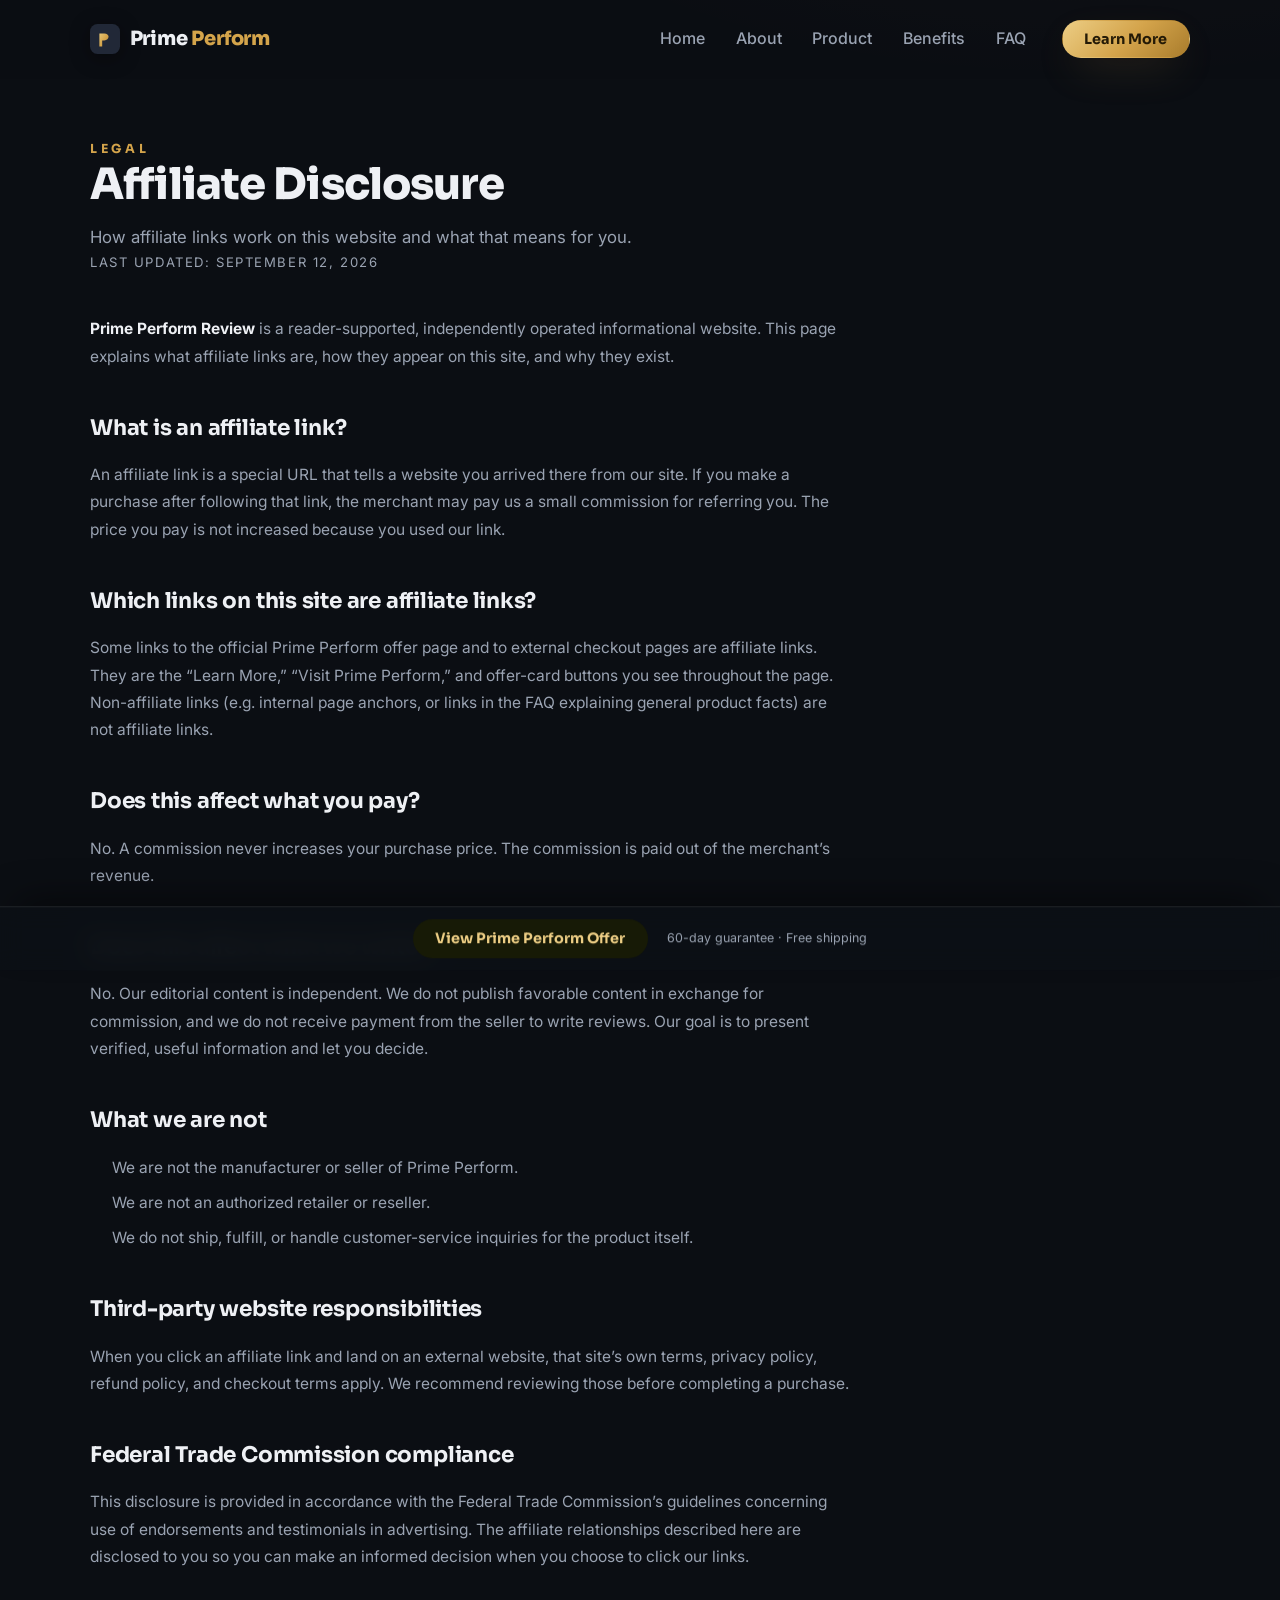
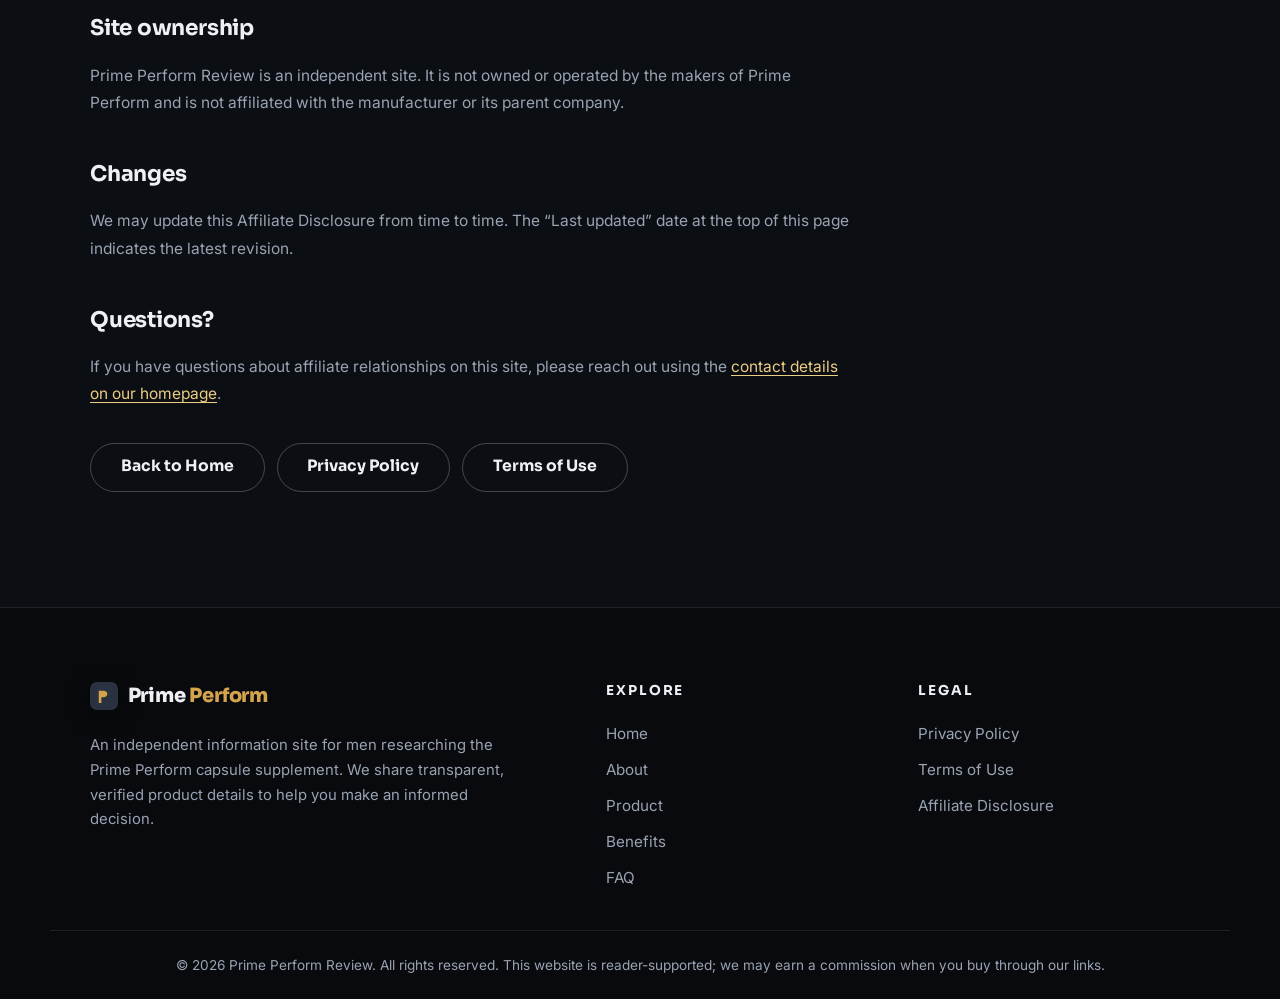
<file: affiliate-disclosure.html>
<!DOCTYPE html>
<html lang="en">
<head>
  <meta charset="UTF-8">
  <meta name="viewport" content="width=device-width, initial-scale=1.0">
  <meta http-equiv="X-UA-Compatible" content="IE=edge">

  <title>Affiliate Disclosure | Prime Perform Review</title>
  <meta name="description" content="Affiliate Disclosure for Prime Perform Review. This site may earn a commission through links to external product pages.">
  <meta name="robots" content="index, follow, max-image-preview:large">
  <meta name="author" content="Prime Perform Review">
  <meta name="theme-color" content="#0b0e13">

  <link rel="canonical" href="https://sangamsacc.github.io/primeperform-review/affiliate-disclosure.html">

  <!-- Open Graph -->
  <meta property="og:type" content="website">
  <meta property="og:site_name" content="Prime Perform Review">
  <meta property="og:title" content="Affiliate Disclosure | Prime Perform Review">
  <meta property="og:description" content="How affiliate links work on Prime Perform Review and what a commission means for you — transparent disclosure.">
  <meta property="og:url" content="https://sangamsacc.github.io/primeperform-review/affiliate-disclosure.html">
  <meta property="og:image" content="https://sangamsacc.github.io/primeperform-review/assets/images/og-primeperform.webp">
  <meta property="og:image:width" content="800">
  <meta property="og:image:height" content="736">
  <meta property="og:image:alt" content="Prime Perform supplement bottle">
  <meta property="og:locale" content="en_US">

  <!-- Twitter Card -->
  <meta name="twitter:card" content="summary_large_image">
  <meta name="twitter:title" content="Affiliate Disclosure | Prime Perform Review">
  <meta name="twitter:description" content="How affiliate links work on Prime Perform Review and what a commission means for you — transparent disclosure.">
  <meta name="twitter:image" content="https://sangamsacc.github.io/primeperform-review/assets/images/og-primeperform.webp">
  <meta name="twitter:image:alt" content="Prime Perform supplement bottle">

  <link rel="icon" type="image/svg+xml" href="assets/icons/favicon.svg">

  <!-- Fonts -->
  <link rel="preconnect" href="https://fonts.googleapis.com">
  <link rel="preconnect" href="https://fonts.gstatic.com" crossorigin>
  <link href="https://fonts.googleapis.com/css2?family=Sora:wght@600;700;800&family=Inter:wght@400;500;600;700&display=swap" rel="stylesheet">

  <script type="application/ld+json">
  {
    "@context": "https://schema.org",
    "@type": "WebPage",
    "url": "https://sangamsacc.github.io/primeperform-review/affiliate-disclosure.html",
    "name": "Affiliate Disclosure | Prime Perform Review",
    "description": "How affiliate links work on Prime Perform Review and what a commission means for you — transparent disclosure.",
    "isPartOf": { "@id": "https://sangamsacc.github.io/primeperform-review/#website" },
    "inLanguage": "en",
    "publisher": { "@id": "https://sangamsacc.github.io/primeperform-review/#organization" }
  }
  </script>

  <link rel="stylesheet" href="style.css">
</head>

<body id="top">
  <a class="skip-link" href="#main">Skip to content</a>

  <!-- ============ HEADER ============ -->
  <header class="site-header" id="siteHeader">
    <div class="container header-inner">
      <a href="index.html" class="brand" aria-label="Prime Perform Review — home">
        <svg class="brand-mark" viewBox="0 0 32 32" width="30" height="30" aria-hidden="true" focusable="false">
          <defs>
            <linearGradient id="bgGold" x1="0" y1="0" x2="1" y2="1">
              <stop offset="0" stop-color="#e8c97a"/>
              <stop offset=".55" stop-color="#d4a44b"/>
              <stop offset="1" stop-color="#b9892f"/>
            </linearGradient>
          </defs>
          <rect width="32" height="32" rx="8" fill="#212837"/>
          <path d="M10 8v16h3v-6.5h2.3c2.7 0 4.5-1.6 4.5-4.05C19.8 11.6 18 10 15.3 10H10z" fill="url(#bgGold)"/>
        </svg>
        <span class="brand-text">Prime <em>Perform</em></span>
      </a>

      <nav class="site-nav" id="siteNav" aria-label="Primary">
        <ul class="nav-list">
          <li><a href="index.html">Home</a></li>
          <li><a href="index.html#about">About</a></li>
          <li><a href="index.html#product">Product</a></li>
          <li><a href="index.html#benefits">Benefits</a></li>
          <li><a href="index.html#faq">FAQ</a></li>
        </ul>
        <a href="index.html#offer" class="btn btn--primary btn--sm nav-cta">Learn More</a>
      </nav>

      <button class="nav-toggle" id="navToggle" aria-controls="siteNav" aria-expanded="false" aria-label="Toggle navigation menu">
        <span class="nav-toggle-bar"></span>
        <span class="nav-toggle-bar"></span>
        <span class="nav-toggle-bar"></span>
      </button>
    </div>
  </header>

  <main id="main" class="legal-main section section--dark">
    <div class="container">
      <div class="section-head">
        <span class="eyebrow">Legal</span>
        <h1 class="section-title">Affiliate Disclosure</h1>
        <p class="section-sub">How affiliate links work on this website and what that means for you.</p>
        <p class="legal-meta">Last updated: September 12, 2026</p>
      </div>

      <div class="legal-prose">
        <p><strong>Prime Perform Review</strong> is a reader-supported, independently operated informational website. This page explains what affiliate links are, how they appear on this site, and why they exist.</p>

        <h2>What is an affiliate link?</h2>
        <p>An affiliate link is a special URL that tells a website you arrived there from our site. If you make a purchase after following that link, the merchant may pay us a small commission for referring you. The price you pay is not increased because you used our link.</p>

        <h2>Which links on this site are affiliate links?</h2>
        <p>Some links to the official Prime Perform offer page and to external checkout pages are affiliate links. They are the &ldquo;Learn More,&rdquo; &ldquo;Visit Prime Perform,&rdquo; and offer-card buttons you see throughout the page. Non-affiliate links (e.g. internal page anchors, or links in the FAQ explaining general product facts) are not affiliate links.</p>

        <h2>Does this affect what you pay?</h2>
        <p>No. A commission never increases your purchase price. The commission is paid out of the merchant&rsquo;s revenue.</p>

        <h2>Does this affect what we write?</h2>
        <p>No. Our editorial content is independent. We do not publish favorable content in exchange for commission, and we do not receive payment from the seller to write reviews. Our goal is to present verified, useful information and let you decide.</p>

        <h2>What we are not</h2>
        <ul>
          <li>We are not the manufacturer or seller of Prime Perform.</li>
          <li>We are not an authorized retailer or reseller.</li>
          <li>We do not ship, fulfill, or handle customer-service inquiries for the product itself.</li>
        </ul>

        <h2>Third-party website responsibilities</h2>
        <p>When you click an affiliate link and land on an external website, that site&rsquo;s own terms, privacy policy, refund policy, and checkout terms apply. We recommend reviewing those before completing a purchase.</p>

        <h2>Federal Trade Commission compliance</h2>
        <p>This disclosure is provided in accordance with the Federal Trade Commission&rsquo;s guidelines concerning use of endorsements and testimonials in advertising. The affiliate relationships described here are disclosed to you so you can make an informed decision when you choose to click our links.</p>

        <h2>Site ownership</h2>
        <p>Prime Perform Review is an independent site. It is not owned or operated by the makers of Prime Perform and is not affiliated with the manufacturer or its parent company.</p>

        <h2>Changes</h2>
        <p>We may update this Affiliate Disclosure from time to time. The &ldquo;Last updated&rdquo; date at the top of this page indicates the latest revision.</p>

        <h2>Questions?</h2>
        <p>If you have questions about affiliate relationships on this site, please reach out using the <a href="index.html">contact details on our homepage</a>.</p>
      </div>

      <nav class="legal-nav">
        <a class="btn btn--ghost" href="index.html">Back to Home</a>
        <a class="btn btn--ghost" href="privacy-policy.html">Privacy Policy</a>
        <a class="btn btn--ghost" href="terms-of-use.html">Terms of Use</a>
      </nav>
    </div>
  </main>

  <!-- ============ FOOTER ============ -->
  <footer class="site-footer" id="footer">
    <div class="container footer-grid">
      <div class="footer-brand">
        <a href="index.html" class="brand">
          <svg class="brand-mark" viewBox="0 0 32 32" width="28" height="28" aria-hidden="true" focusable="false">
            <rect width="32" height="32" rx="8" fill="#2a3140"/>
            <path d="M10 8v16h3v-6.5h2.3c2.7 0 4.5-1.6 4.5-4.05C19.8 11.6 18 10 15.3 10H10z" fill="#d4a44b"/>
          </svg>
          <span class="brand-text">Prime <em>Perform</em></span>
        </a>
        <p>An independent information site for men researching the Prime Perform capsule supplement. We share transparent, verified product details to help you make an informed decision.</p>
      </div>
      <nav class="footer-nav" aria-label="Footer">
        <h3>Explore</h3>
        <ul>
          <li><a href="index.html">Home</a></li>
          <li><a href="index.html#about">About</a></li>
          <li><a href="index.html#product">Product</a></li>
          <li><a href="index.html#benefits">Benefits</a></li>
          <li><a href="index.html#faq">FAQ</a></li>
        </ul>
      </nav>
      <div class="footer-legal">
        <h3>Legal</h3>
        <ul>
          <li><a href="privacy-policy.html">Privacy Policy</a></li>
          <li><a href="terms-of-use.html">Terms of Use</a></li>
          <li><a href="affiliate-disclosure.html">Affiliate Disclosure</a></li>
        </ul>
      </div>
    </div>

    <div class="container footer-bottom">
      <p>&copy; <span id="year">2026</span> Prime Perform Review. All rights reserved. This website is reader-supported; we may earn a commission when you buy through our links.</p>
    </div>
  </footer>

  <!-- Sticky mobile CTA -->
  <div class="sticky-cta" id="stickyCta" aria-hidden="true">
    <a href="index.html#offer" class="btn btn--inverse btn--sm">View Prime Perform Offer</a>
    <span>60-day guarantee &middot; Free shipping</span>
  </div>

  <script src="script.js" defer></script>
</body>
</html>
</file>
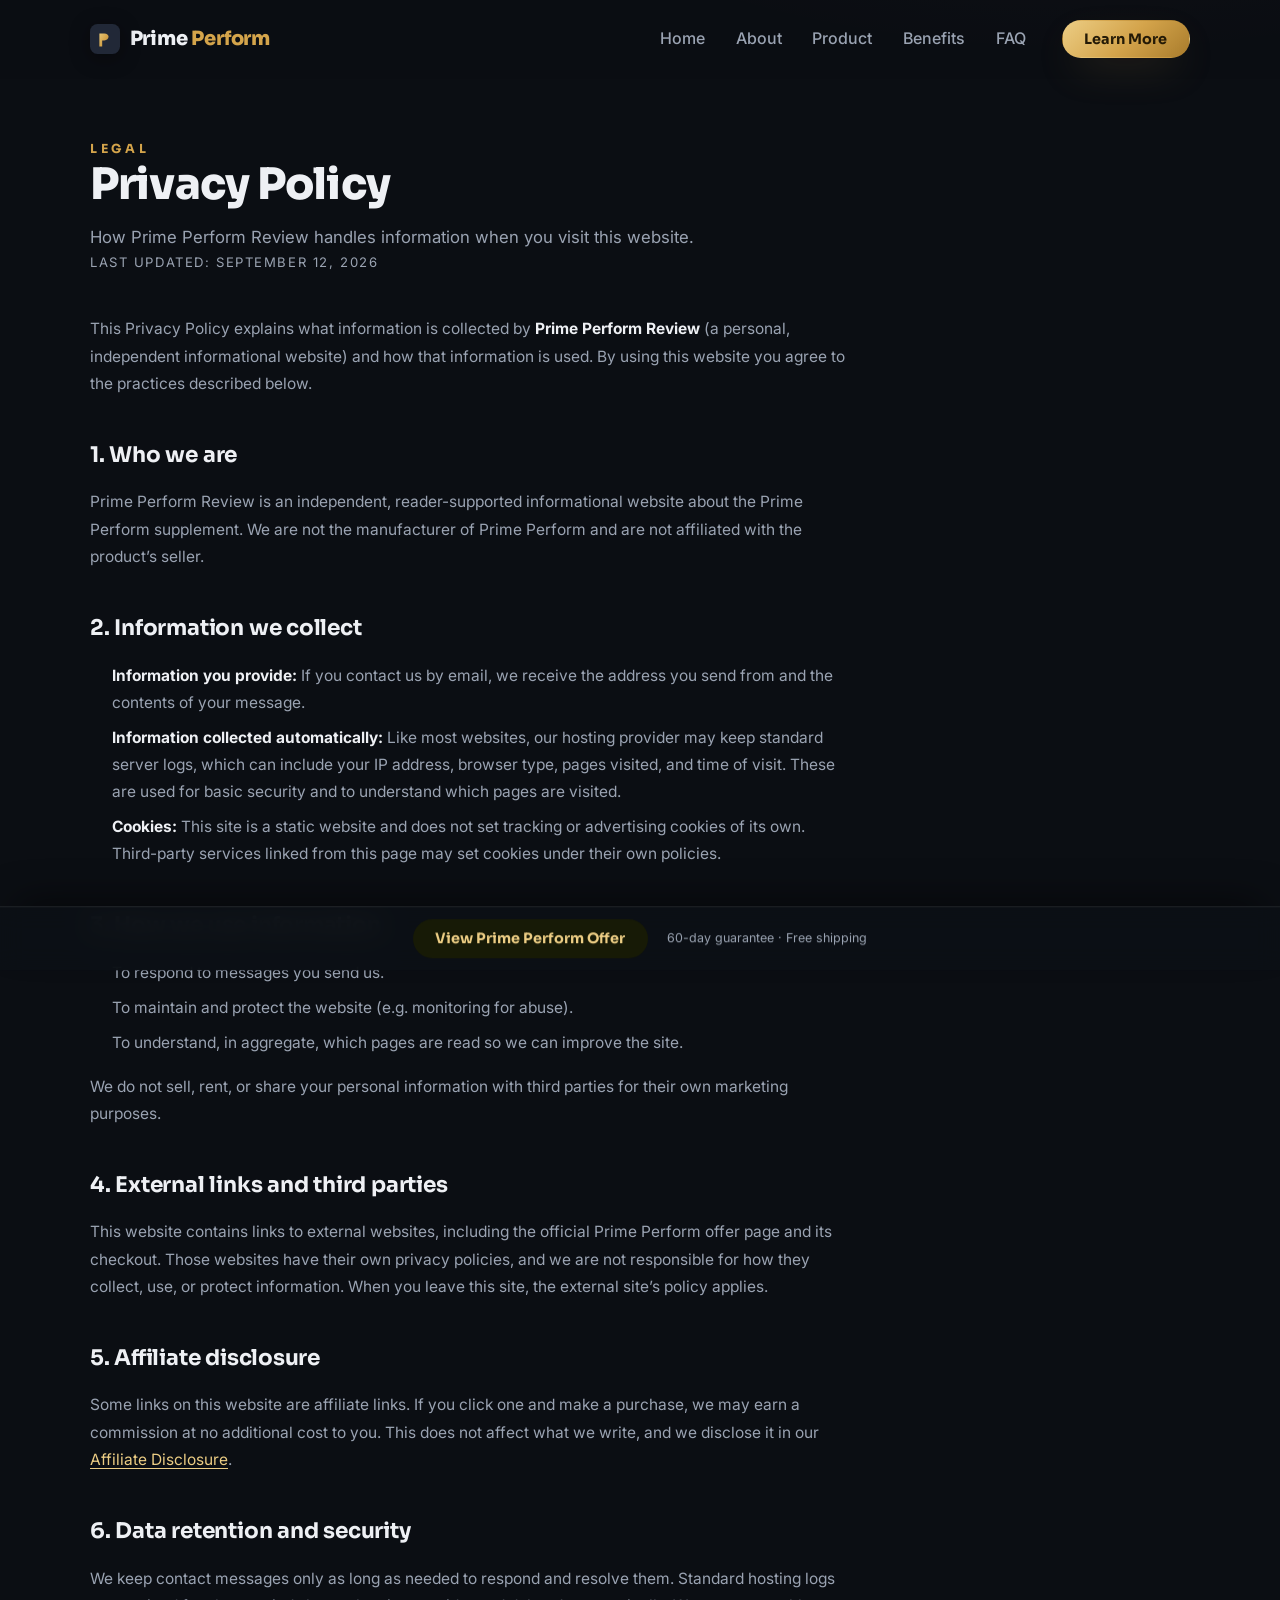
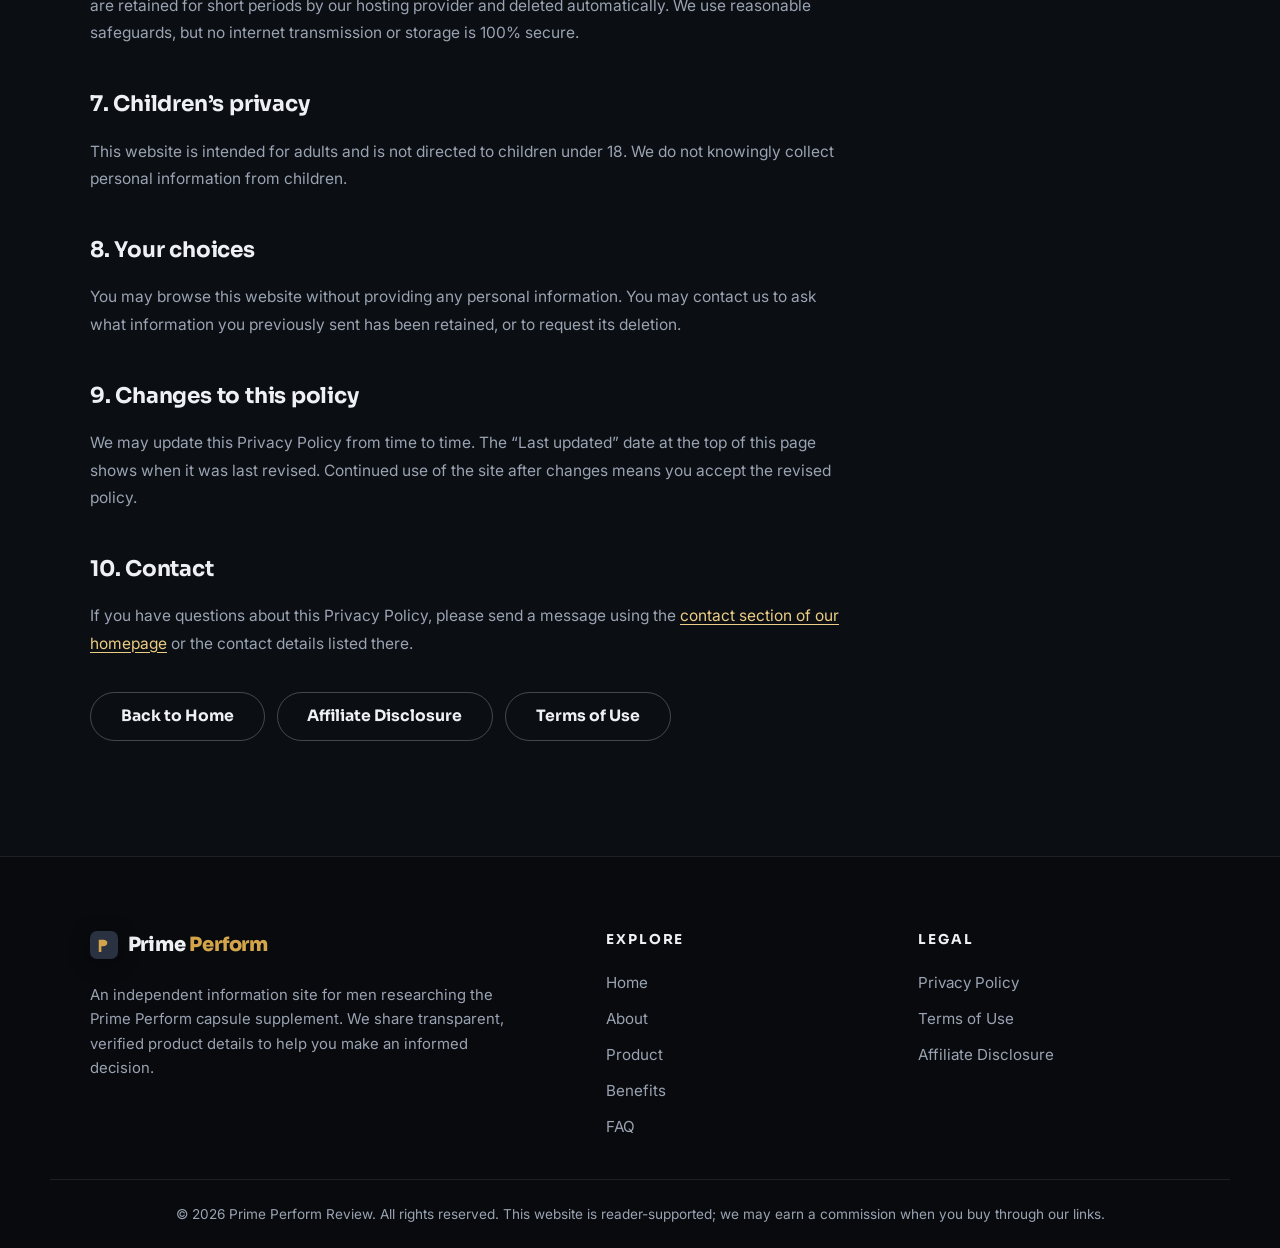
<file: privacy-policy.html>
<!DOCTYPE html>
<html lang="en">
<head>
  <meta charset="UTF-8">
  <meta name="viewport" content="width=device-width, initial-scale=1.0">
  <meta http-equiv="X-UA-Compatible" content="IE=edge">

  <title>Privacy Policy | Prime Perform Review</title>
  <meta name="description" content="Privacy Policy for Prime Perform Review, an independent information website about the Prime Perform male vitality supplement.">
  <meta name="robots" content="index, follow, max-image-preview:large">
  <meta name="author" content="Prime Perform Review">
  <meta name="theme-color" content="#0b0e13">

  <link rel="canonical" href="https://sangamsacc.github.io/primeperform-review/privacy-policy.html">

  <!-- Open Graph -->
  <meta property="og:type" content="website">
  <meta property="og:site_name" content="Prime Perform Review">
  <meta property="og:title" content="Privacy Policy | Prime Perform Review">
  <meta property="og:description" content="How Prime Perform Review handles information, cookies, and external links when you visit this independent supplement review site.">
  <meta property="og:url" content="https://sangamsacc.github.io/primeperform-review/privacy-policy.html">
  <meta property="og:image" content="https://sangamsacc.github.io/primeperform-review/assets/images/og-primeperform.webp">
  <meta property="og:image:width" content="800">
  <meta property="og:image:height" content="736">
  <meta property="og:image:alt" content="Prime Perform supplement bottle">
  <meta property="og:locale" content="en_US">

  <!-- Twitter Card -->
  <meta name="twitter:card" content="summary_large_image">
  <meta name="twitter:title" content="Privacy Policy | Prime Perform Review">
  <meta name="twitter:description" content="How Prime Perform Review handles information, cookies, and external links when you visit this independent supplement review site.">
  <meta name="twitter:image" content="https://sangamsacc.github.io/primeperform-review/assets/images/og-primeperform.webp">
  <meta name="twitter:image:alt" content="Prime Perform supplement bottle">

  <link rel="icon" type="image/svg+xml" href="assets/icons/favicon.svg">

  <!-- Fonts -->
  <link rel="preconnect" href="https://fonts.googleapis.com">
  <link rel="preconnect" href="https://fonts.gstatic.com" crossorigin>
  <link href="https://fonts.googleapis.com/css2?family=Sora:wght@600;700;800&family=Inter:wght@400;500;600;700&display=swap" rel="stylesheet">

  <script type="application/ld+json">
  {
    "@context": "https://schema.org",
    "@type": "WebPage",
    "url": "https://sangamsacc.github.io/primeperform-review/privacy-policy.html",
    "name": "Privacy Policy | Prime Perform Review",
    "description": "How Prime Perform Review handles information, cookies, and external links when you visit this independent supplement review site.",
    "isPartOf": { "@id": "https://sangamsacc.github.io/primeperform-review/#website" },
    "inLanguage": "en",
    "publisher": { "@id": "https://sangamsacc.github.io/primeperform-review/#organization" }
  }
  </script>

  <link rel="stylesheet" href="style.css">
</head>

<body id="top">
  <a class="skip-link" href="#main">Skip to content</a>

  <!-- ============ HEADER ============ -->
  <header class="site-header" id="siteHeader">
    <div class="container header-inner">
      <a href="index.html" class="brand" aria-label="Prime Perform Review — home">
        <svg class="brand-mark" viewBox="0 0 32 32" width="30" height="30" aria-hidden="true" focusable="false">
          <defs>
            <linearGradient id="bgGold" x1="0" y1="0" x2="1" y2="1">
              <stop offset="0" stop-color="#e8c97a"/>
              <stop offset=".55" stop-color="#d4a44b"/>
              <stop offset="1" stop-color="#b9892f"/>
            </linearGradient>
          </defs>
          <rect width="32" height="32" rx="8" fill="#212837"/>
          <path d="M10 8v16h3v-6.5h2.3c2.7 0 4.5-1.6 4.5-4.05C19.8 11.6 18 10 15.3 10H10z" fill="url(#bgGold)"/>
        </svg>
        <span class="brand-text">Prime <em>Perform</em></span>
      </a>

      <nav class="site-nav" id="siteNav" aria-label="Primary">
        <ul class="nav-list">
          <li><a href="index.html">Home</a></li>
          <li><a href="index.html#about">About</a></li>
          <li><a href="index.html#product">Product</a></li>
          <li><a href="index.html#benefits">Benefits</a></li>
          <li><a href="index.html#faq">FAQ</a></li>
        </ul>
        <a href="index.html#offer" class="btn btn--primary btn--sm nav-cta">Learn More</a>
      </nav>

      <button class="nav-toggle" id="navToggle" aria-controls="siteNav" aria-expanded="false" aria-label="Toggle navigation menu">
        <span class="nav-toggle-bar"></span>
        <span class="nav-toggle-bar"></span>
        <span class="nav-toggle-bar"></span>
      </button>
    </div>
  </header>

  <main id="main" class="legal-main section section--dark">
    <div class="container">
      <div class="section-head">
        <span class="eyebrow">Legal</span>
        <h1 class="section-title">Privacy Policy</h1>
        <p class="section-sub">How Prime Perform Review handles information when you visit this website.</p>
        <p class="legal-meta">Last updated: September 12, 2026</p>
      </div>

      <div class="legal-prose">
        <p>This Privacy Policy explains what information is collected by <strong>Prime Perform Review</strong> (a personal, independent informational website) and how that information is used. By using this website you agree to the practices described below.</p>

        <h2>1. Who we are</h2>
        <p>Prime Perform Review is an independent, reader-supported informational website about the Prime Perform supplement. We are not the manufacturer of Prime Perform and are not affiliated with the product&rsquo;s seller.</p>

        <h2>2. Information we collect</h2>
        <ul>
          <li><strong>Information you provide:</strong> If you contact us by email, we receive the address you send from and the contents of your message.</li>
          <li><strong>Information collected automatically:</strong> Like most websites, our hosting provider may keep standard server logs, which can include your IP address, browser type, pages visited, and time of visit. These are used for basic security and to understand which pages are visited.</li>
          <li><strong>Cookies:</strong> This site is a static website and does not set tracking or advertising cookies of its own. Third-party services linked from this page may set cookies under their own policies.</li>
        </ul>

        <h2>3. How we use information</h2>
        <ul>
          <li>To respond to messages you send us.</li>
          <li>To maintain and protect the website (e.g. monitoring for abuse).</li>
          <li>To understand, in aggregate, which pages are read so we can improve the site.</li>
        </ul>
        <p>We do not sell, rent, or share your personal information with third parties for their own marketing purposes.</p>

        <h2>4. External links and third parties</h2>
        <p>This website contains links to external websites, including the official Prime Perform offer page and its checkout. Those websites have their own privacy policies, and we are not responsible for how they collect, use, or protect information. When you leave this site, the external site&rsquo;s policy applies.</p>

        <h2>5. Affiliate disclosure</h2>
        <p>Some links on this website are affiliate links. If you click one and make a purchase, we may earn a commission at no additional cost to you. This does not affect what we write, and we disclose it in our <a href="affiliate-disclosure.html">Affiliate Disclosure</a>.</p>

        <h2>6. Data retention and security</h2>
        <p>We keep contact messages only as long as needed to respond and resolve them. Standard hosting logs are retained for short periods by our hosting provider and deleted automatically. We use reasonable safeguards, but no internet transmission or storage is 100% secure.</p>

        <h2>7. Children&rsquo;s privacy</h2>
        <p>This website is intended for adults and is not directed to children under 18. We do not knowingly collect personal information from children.</p>

        <h2>8. Your choices</h2>
        <p>You may browse this website without providing any personal information. You may contact us to ask what information you previously sent has been retained, or to request its deletion.</p>

        <h2>9. Changes to this policy</h2>
        <p>We may update this Privacy Policy from time to time. The &ldquo;Last updated&rdquo; date at the top of this page shows when it was last revised. Continued use of the site after changes means you accept the revised policy.</p>

        <h2>10. Contact</h2>
        <p>If you have questions about this Privacy Policy, please send a message using the <a href="index.html">contact section of our homepage</a> or the contact details listed there.</p>
      </div>

      <nav class="legal-nav">
        <a class="btn btn--ghost" href="index.html">Back to Home</a>
        <a class="btn btn--ghost" href="affiliate-disclosure.html">Affiliate Disclosure</a>
        <a class="btn btn--ghost" href="terms-of-use.html">Terms of Use</a>
      </nav>
    </div>
  </main>

  <!-- ============ FOOTER ============ -->
  <footer class="site-footer" id="footer">
    <div class="container footer-grid">
      <div class="footer-brand">
        <a href="index.html" class="brand">
          <svg class="brand-mark" viewBox="0 0 32 32" width="28" height="28" aria-hidden="true" focusable="false">
            <rect width="32" height="32" rx="8" fill="#2a3140"/>
            <path d="M10 8v16h3v-6.5h2.3c2.7 0 4.5-1.6 4.5-4.05C19.8 11.6 18 10 15.3 10H10z" fill="#d4a44b"/>
          </svg>
          <span class="brand-text">Prime <em>Perform</em></span>
        </a>
        <p>An independent information site for men researching the Prime Perform capsule supplement. We share transparent, verified product details to help you make an informed decision.</p>
      </div>
      <nav class="footer-nav" aria-label="Footer">
        <h3>Explore</h3>
        <ul>
          <li><a href="index.html">Home</a></li>
          <li><a href="index.html#about">About</a></li>
          <li><a href="index.html#product">Product</a></li>
          <li><a href="index.html#benefits">Benefits</a></li>
          <li><a href="index.html#faq">FAQ</a></li>
        </ul>
      </nav>
      <div class="footer-legal">
        <h3>Legal</h3>
        <ul>
          <li><a href="privacy-policy.html">Privacy Policy</a></li>
          <li><a href="terms-of-use.html">Terms of Use</a></li>
          <li><a href="affiliate-disclosure.html">Affiliate Disclosure</a></li>
        </ul>
      </div>
    </div>

    <div class="container footer-bottom">
      <p>&copy; <span id="year">2026</span> Prime Perform Review. All rights reserved. This website is reader-supported; we may earn a commission when you buy through our links.</p>
    </div>
  </footer>

  <!-- Sticky mobile CTA -->
  <div class="sticky-cta" id="stickyCta" aria-hidden="true">
    <a href="index.html#offer" class="btn btn--inverse btn--sm">View Prime Perform Offer</a>
    <span>60-day guarantee &middot; Free shipping</span>
  </div>

  <script src="script.js" defer></script>
</body>
</html>
</file>
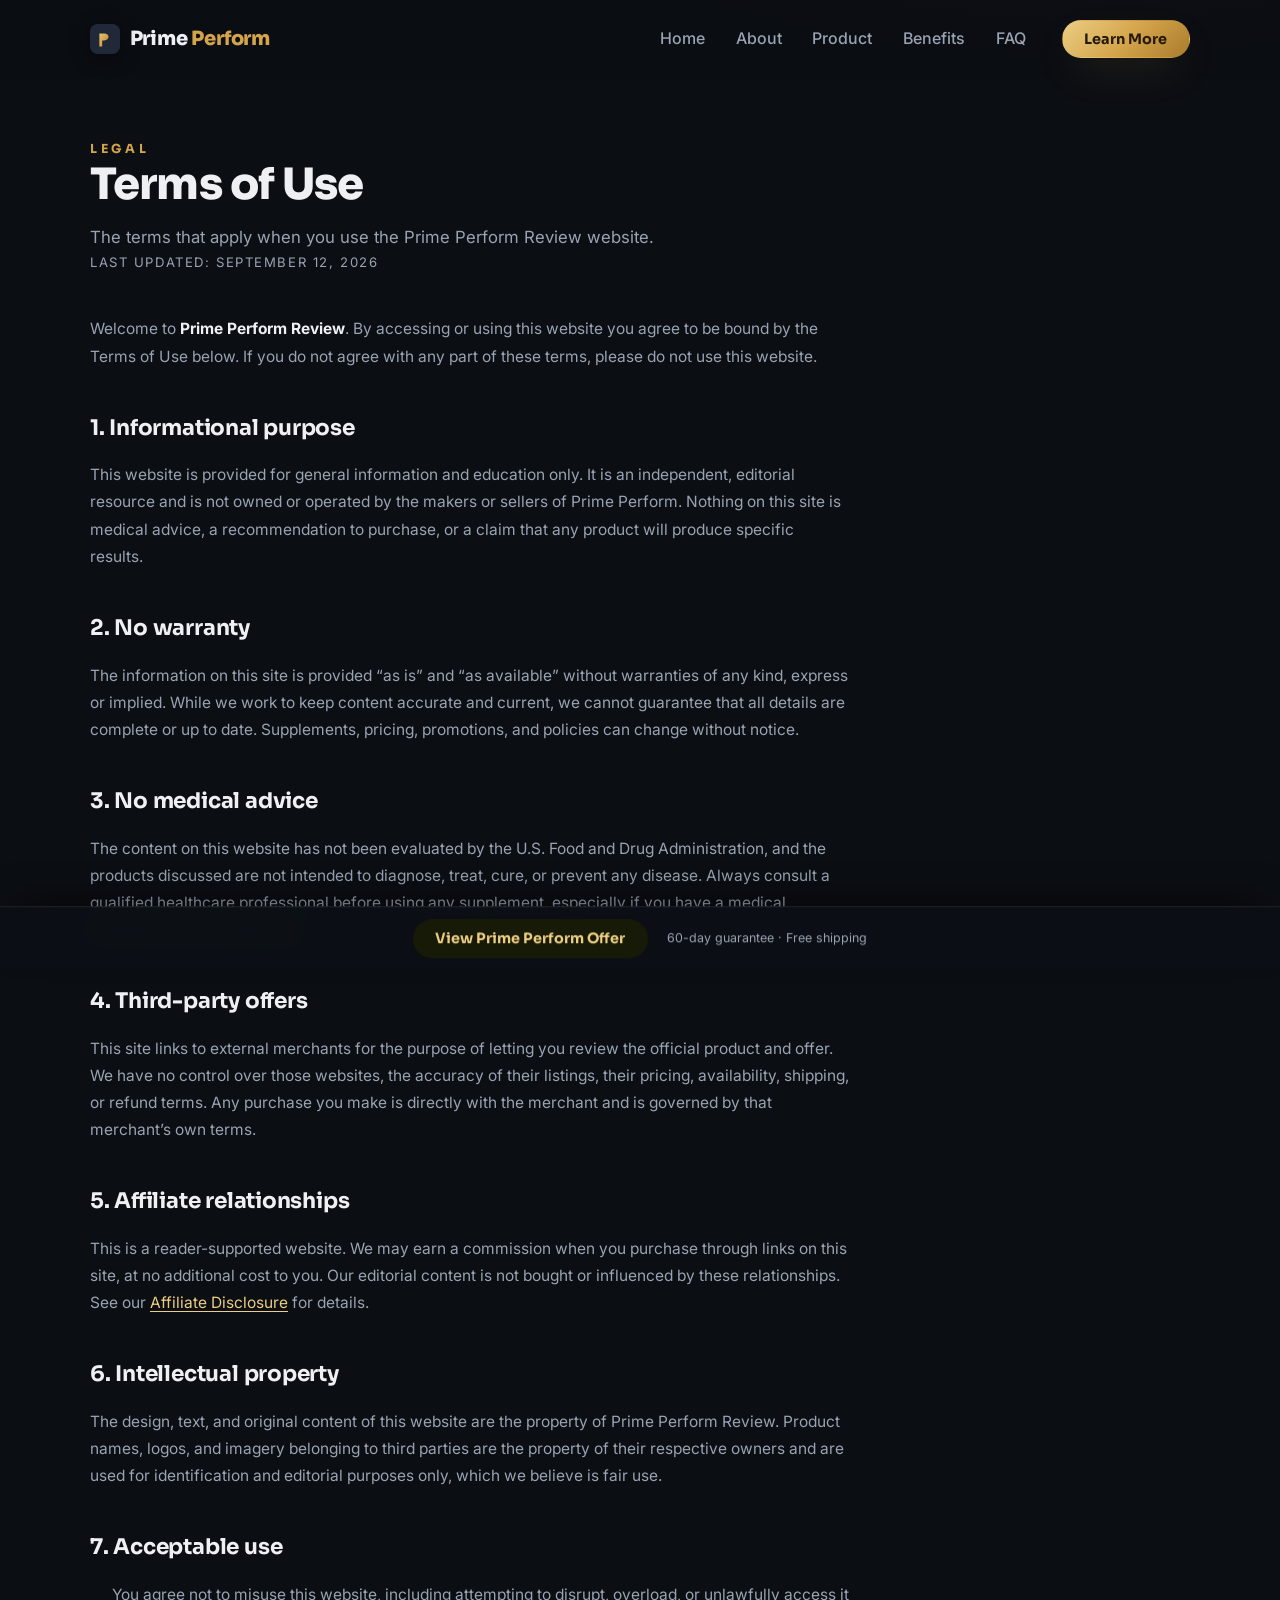
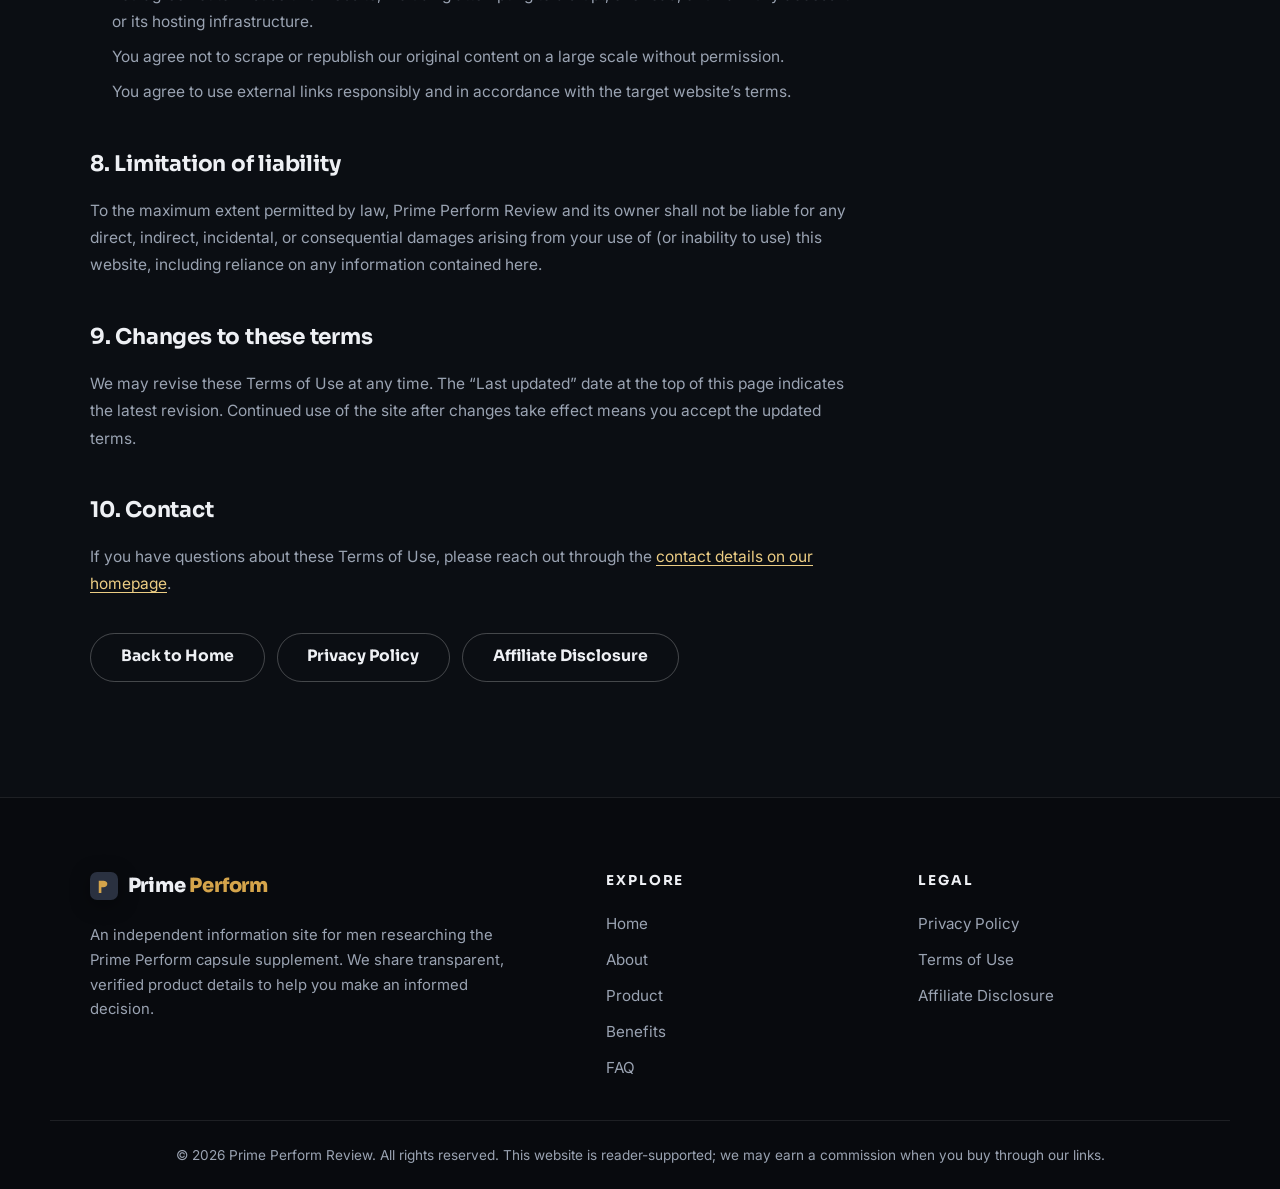
<file: terms-of-use.html>
<!DOCTYPE html>
<html lang="en">
<head>
  <meta charset="UTF-8">
  <meta name="viewport" content="width=device-width, initial-scale=1.0">
  <meta http-equiv="X-UA-Compatible" content="IE=edge">

  <title>Terms of Use | Prime Perform Review</title>
  <meta name="description" content="Terms of Use for Prime Perform Review, an independent information website about the Prime Perform male vitality supplement.">
  <meta name="robots" content="index, follow, max-image-preview:large">
  <meta name="author" content="Prime Perform Review">
  <meta name="theme-color" content="#0b0e13">

  <link rel="canonical" href="https://sangamsacc.github.io/primeperform-review/terms-of-use.html">

  <!-- Open Graph -->
  <meta property="og:type" content="website">
  <meta property="og:site_name" content="Prime Perform Review">
  <meta property="og:title" content="Terms of Use | Prime Perform Review">
  <meta property="og:description" content="The terms governing use of Prime Perform Review, an independent information website about the Prime Perform supplement.">
  <meta property="og:url" content="https://sangamsacc.github.io/primeperform-review/terms-of-use.html">
  <meta property="og:image" content="https://sangamsacc.github.io/primeperform-review/assets/images/og-primeperform.webp">
  <meta property="og:image:width" content="800">
  <meta property="og:image:height" content="736">
  <meta property="og:image:alt" content="Prime Perform supplement bottle">
  <meta property="og:locale" content="en_US">

  <!-- Twitter Card -->
  <meta name="twitter:card" content="summary_large_image">
  <meta name="twitter:title" content="Terms of Use | Prime Perform Review">
  <meta name="twitter:description" content="The terms governing use of Prime Perform Review, an independent information website about the Prime Perform supplement.">
  <meta name="twitter:image" content="https://sangamsacc.github.io/primeperform-review/assets/images/og-primeperform.webp">
  <meta name="twitter:image:alt" content="Prime Perform supplement bottle">

  <link rel="icon" type="image/svg+xml" href="assets/icons/favicon.svg">

  <!-- Fonts -->
  <link rel="preconnect" href="https://fonts.googleapis.com">
  <link rel="preconnect" href="https://fonts.gstatic.com" crossorigin>
  <link href="https://fonts.googleapis.com/css2?family=Sora:wght@600;700;800&family=Inter:wght@400;500;600;700&display=swap" rel="stylesheet">

  <script type="application/ld+json">
  {
    "@context": "https://schema.org",
    "@type": "WebPage",
    "url": "https://sangamsacc.github.io/primeperform-review/terms-of-use.html",
    "name": "Terms of Use | Prime Perform Review",
    "description": "The terms governing use of Prime Perform Review, an independent information website about the Prime Perform supplement.",
    "isPartOf": { "@id": "https://sangamsacc.github.io/primeperform-review/#website" },
    "inLanguage": "en",
    "publisher": { "@id": "https://sangamsacc.github.io/primeperform-review/#organization" }
  }
  </script>

  <link rel="stylesheet" href="style.css">
</head>

<body id="top">
  <a class="skip-link" href="#main">Skip to content</a>

  <!-- ============ HEADER ============ -->
  <header class="site-header" id="siteHeader">
    <div class="container header-inner">
      <a href="index.html" class="brand" aria-label="Prime Perform Review — home">
        <svg class="brand-mark" viewBox="0 0 32 32" width="30" height="30" aria-hidden="true" focusable="false">
          <defs>
            <linearGradient id="bgGold" x1="0" y1="0" x2="1" y2="1">
              <stop offset="0" stop-color="#e8c97a"/>
              <stop offset=".55" stop-color="#d4a44b"/>
              <stop offset="1" stop-color="#b9892f"/>
            </linearGradient>
          </defs>
          <rect width="32" height="32" rx="8" fill="#212837"/>
          <path d="M10 8v16h3v-6.5h2.3c2.7 0 4.5-1.6 4.5-4.05C19.8 11.6 18 10 15.3 10H10z" fill="url(#bgGold)"/>
        </svg>
        <span class="brand-text">Prime <em>Perform</em></span>
      </a>

      <nav class="site-nav" id="siteNav" aria-label="Primary">
        <ul class="nav-list">
          <li><a href="index.html">Home</a></li>
          <li><a href="index.html#about">About</a></li>
          <li><a href="index.html#product">Product</a></li>
          <li><a href="index.html#benefits">Benefits</a></li>
          <li><a href="index.html#faq">FAQ</a></li>
        </ul>
        <a href="index.html#offer" class="btn btn--primary btn--sm nav-cta">Learn More</a>
      </nav>

      <button class="nav-toggle" id="navToggle" aria-controls="siteNav" aria-expanded="false" aria-label="Toggle navigation menu">
        <span class="nav-toggle-bar"></span>
        <span class="nav-toggle-bar"></span>
        <span class="nav-toggle-bar"></span>
      </button>
    </div>
  </header>

  <main id="main" class="legal-main section section--dark">
    <div class="container">
      <div class="section-head">
        <span class="eyebrow">Legal</span>
        <h1 class="section-title">Terms of Use</h1>
        <p class="section-sub">The terms that apply when you use the Prime Perform Review website.</p>
        <p class="legal-meta">Last updated: September 12, 2026</p>
      </div>

      <div class="legal-prose">
        <p>Welcome to <strong>Prime Perform Review</strong>. By accessing or using this website you agree to be bound by the Terms of Use below. If you do not agree with any part of these terms, please do not use this website.</p>

        <h2>1. Informational purpose</h2>
        <p>This website is provided for general information and education only. It is an independent, editorial resource and is not owned or operated by the makers or sellers of Prime Perform. Nothing on this site is medical advice, a recommendation to purchase, or a claim that any product will produce specific results.</p>

        <h2>2. No warranty</h2>
        <p>The information on this site is provided &ldquo;as is&rdquo; and &ldquo;as available&rdquo; without warranties of any kind, express or implied. While we work to keep content accurate and current, we cannot guarantee that all details are complete or up to date. Supplements, pricing, promotions, and policies can change without notice.</p>

        <h2>3. No medical advice</h2>
        <p>The content on this website has not been evaluated by the U.S. Food and Drug Administration, and the products discussed are not intended to diagnose, treat, cure, or prevent any disease. Always consult a qualified healthcare professional before using any supplement, especially if you have a medical condition or take medication.</p>

        <h2>4. Third-party offers</h2>
        <p>This site links to external merchants for the purpose of letting you review the official product and offer. We have no control over those websites, the accuracy of their listings, their pricing, availability, shipping, or refund terms. Any purchase you make is directly with the merchant and is governed by that merchant&rsquo;s own terms.</p>

        <h2>5. Affiliate relationships</h2>
        <p>This is a reader-supported website. We may earn a commission when you purchase through links on this site, at no additional cost to you. Our editorial content is not bought or influenced by these relationships. See our <a href="affiliate-disclosure.html">Affiliate Disclosure</a> for details.</p>

        <h2>6. Intellectual property</h2>
        <p>The design, text, and original content of this website are the property of Prime Perform Review. Product names, logos, and imagery belonging to third parties are the property of their respective owners and are used for identification and editorial purposes only, which we believe is fair use.</p>

        <h2>7. Acceptable use</h2>
        <ul>
          <li>You agree not to misuse this website, including attempting to disrupt, overload, or unlawfully access it or its hosting infrastructure.</li>
          <li>You agree not to scrape or republish our original content on a large scale without permission.</li>
          <li>You agree to use external links responsibly and in accordance with the target website&rsquo;s terms.</li>
        </ul>

        <h2>8. Limitation of liability</h2>
        <p>To the maximum extent permitted by law, Prime Perform Review and its owner shall not be liable for any direct, indirect, incidental, or consequential damages arising from your use of (or inability to use) this website, including reliance on any information contained here.</p>

        <h2>9. Changes to these terms</h2>
        <p>We may revise these Terms of Use at any time. The &ldquo;Last updated&rdquo; date at the top of this page indicates the latest revision. Continued use of the site after changes take effect means you accept the updated terms.</p>

        <h2>10. Contact</h2>
        <p>If you have questions about these Terms of Use, please reach out through the <a href="index.html">contact details on our homepage</a>.</p>
      </div>

      <nav class="legal-nav">
        <a class="btn btn--ghost" href="index.html">Back to Home</a>
        <a class="btn btn--ghost" href="privacy-policy.html">Privacy Policy</a>
        <a class="btn btn--ghost" href="affiliate-disclosure.html">Affiliate Disclosure</a>
      </nav>
    </div>
  </main>

  <!-- ============ FOOTER ============ -->
  <footer class="site-footer" id="footer">
    <div class="container footer-grid">
      <div class="footer-brand">
        <a href="index.html" class="brand">
          <svg class="brand-mark" viewBox="0 0 32 32" width="28" height="28" aria-hidden="true" focusable="false">
            <rect width="32" height="32" rx="8" fill="#2a3140"/>
            <path d="M10 8v16h3v-6.5h2.3c2.7 0 4.5-1.6 4.5-4.05C19.8 11.6 18 10 15.3 10H10z" fill="#d4a44b"/>
          </svg>
          <span class="brand-text">Prime <em>Perform</em></span>
        </a>
        <p>An independent information site for men researching the Prime Perform capsule supplement. We share transparent, verified product details to help you make an informed decision.</p>
      </div>
      <nav class="footer-nav" aria-label="Footer">
        <h3>Explore</h3>
        <ul>
          <li><a href="index.html">Home</a></li>
          <li><a href="index.html#about">About</a></li>
          <li><a href="index.html#product">Product</a></li>
          <li><a href="index.html#benefits">Benefits</a></li>
          <li><a href="index.html#faq">FAQ</a></li>
        </ul>
      </nav>
      <div class="footer-legal">
        <h3>Legal</h3>
        <ul>
          <li><a href="privacy-policy.html">Privacy Policy</a></li>
          <li><a href="terms-of-use.html">Terms of Use</a></li>
          <li><a href="affiliate-disclosure.html">Affiliate Disclosure</a></li>
        </ul>
      </div>
    </div>

    <div class="container footer-bottom">
      <p>&copy; <span id="year">2026</span> Prime Perform Review. All rights reserved. This website is reader-supported; we may earn a commission when you buy through our links.</p>
    </div>
  </footer>

  <!-- Sticky mobile CTA -->
  <div class="sticky-cta" id="stickyCta" aria-hidden="true">
    <a href="index.html#offer" class="btn btn--inverse btn--sm">View Prime Perform Offer</a>
    <span>60-day guarantee &middot; Free shipping</span>
  </div>

  <script src="script.js" defer></script>
</body>
</html>
</file>
<file: style.css>
/* ==========================================================================
   Prime Perform Review — style.css
   Premium, fast, accessible single-page stylesheet.
   ========================================================================== */

/* ---- Design tokens ---- */
:root {
  /* dark theme */
  --c-bg: #0b0e13;
  --c-bg-2: #10141c;
  --c-surface: #151b26;
  --c-surface-2: #1b2230;
  --c-line: rgba(255, 255, 255, 0.09);
  --c-text: #eef0f4;
  --c-muted: #9aa3b2;
  --c-gold: #d4a44b;
  --c-gold-2: #eccd84;
  --c-gold-deep: #a97c2c;

  /* light theme */
  --l-bg: #f6f4ee;
  --l-bg-2: #ffffff;
  --l-text: #1a1d24;
  --l-muted: #555d6b;
  --l-line: rgba(26, 30, 40, 0.1);
  --l-surface: #ffffff;

  /* layout */
  --container: 1180px;
  --radius: 18px;
  --radius-sm: 12px;
  --header-h: 78px;

  /* type */
  --font-head: "Sora", ui-sans-serif, system-ui, -apple-system, "Segoe UI", Arial, sans-serif;
  --font-body: "Inter", ui-sans-serif, system-ui, -apple-system, "Segoe UI", Arial, sans-serif;

  --shadow-card: 0 18px 45px -18px rgba(0, 0, 0, 0.55);
  --shadow-gold: 0 16px 40px -14px rgba(212, 164, 75, 0.35);
}

/* ---- Reset ---- */
*,
*::before,
*::after {
  box-sizing: border-box;
  margin: 0;
  padding: 0;
}

html {
  -webkit-text-size-adjust: 100%;
  scroll-behavior: smooth;
}

body {
  font-family: var(--font-body);
  font-size: 1rem;
  line-height: 1.65;
  color: var(--c-text);
  background: var(--c-bg);
  -webkit-font-smoothing: antialiased;
  overflow-x: hidden;
}

img,
svg {
  max-width: 100%;
  display: inline-block;
  vertical-align: middle;
}

a {
  color: inherit;
  text-decoration: none;
}

button {
  font: inherit;
  color: inherit;
  background: none;
  border: none;
  cursor: pointer;
}

ul,
ol {
  list-style: none;
}

/* ---- Accessibility ---- */
.sr-only {
  position: absolute;
  width: 1px;
  height: 1px;
  padding: 0;
  margin: -1px;
  overflow: hidden;
  clip: rect(0 0 0 0);
  white-space: nowrap;
  border: 0;
}

.skip-link {
  position: fixed;
  top: -100px;
  left: 16px;
  z-index: 300;
  background: var(--c-gold);
  color: #201707;
  font-weight: 700;
  padding: 12px 20px;
  border-radius: 999px;
  transition: top 0.2s ease;
}

.skip-link:focus {
  top: 16px;
}

:focus-visible {
  outline: 3px solid var(--c-gold);
  outline-offset: 3px;
  border-radius: 4px;
}

::selection {
  background: rgba(212, 164, 75, 0.35);
}

/* ---- Layout helpers ---- */
.container {
  width: 100%;
  max-width: var(--container);
  margin-inline: auto;
  padding-inline: clamp(20px, 4vw, 40px);
}

.container--narrow {
  max-width: 840px;
}

.section {
  padding-block: clamp(4.5rem, 9vw, 7.5rem);
  scroll-margin-top: calc(var(--header-h) + 10px);
}

.section--light {
  background: var(--l-bg);
  color: var(--l-text);
}

.section--dark {
  background:
    radial-gradient(1100px 500px at 85% -10%, rgba(212, 164, 75, 0.08), transparent 60%),
    var(--c-bg);
  color: var(--c-text);
}

.section-label,
.eyebrow {
  font-family: var(--font-head);
  font-size: 0.78rem;
  font-weight: 700;
  letter-spacing: 0.3em;
  text-transform: uppercase;
  color: var(--c-gold);
}

.section-label {
  margin-bottom: 1.1rem;
}

.section--light .section-label {
  color: #785714;
}

.section-title {
  font-family: var(--font-head);
  font-size: clamp(1.85rem, 3.6vw, 2.7rem);
  font-weight: 800;
  line-height: 1.15;
  letter-spacing: -0.02em;
  margin-bottom: 0.9rem;
}

.section-sub {
  color: var(--c-muted);
  max-width: 640px;
  font-size: 1.05rem;
}

.section--light .section-sub {
  color: var(--l-muted);
}

/* ---- Buttons ---- */
.btn {
  display: inline-flex;
  align-items: center;
  justify-content: center;
  gap: 0.55em;
  font-family: var(--font-head);
  font-weight: 700;
  font-size: 0.98rem;
  line-height: 1;
  padding: 1em 1.9em;
  border-radius: 999px;
  border: 1px solid transparent;
  transition: transform 0.25s ease, box-shadow 0.25s ease, background 0.25s ease, border-color 0.25s ease, color 0.25s ease;
  white-space: nowrap;
}

.btn:active {
  transform: translateY(0) scale(0.98);
}

.btn--primary {
  background: linear-gradient(135deg, var(--c-gold-2) 0%, var(--c-gold) 52%, var(--c-gold-deep) 100%);
  color: #241a06;
  box-shadow: var(--shadow-gold);
}

.btn--primary:hover {
  transform: translateY(-2px);
  box-shadow: 0 22px 50px -14px rgba(212, 164, 75, 0.5);
  filter: brightness(1.05);
}

.btn--ghost {
  border-color: rgba(255, 255, 255, 0.24);
  color: var(--c-text);
}

.btn--ghost:hover {
  border-color: var(--c-gold);
  color: var(--c-gold-2);
  transform: translateY(-2px);
}

.btn--inverse {
  background: #171a06;
  color: var(--c-gold-2);
}

.btn--inverse:hover {
  transform: translateY(-2px);
  color: #fff;
}

.btn--sm {
  padding: 0.78em 1.5em;
  font-size: 0.9rem;
}

.btn--lg {
  padding: 1.05em 2.1em;
  font-size: 1.02rem;
}

.btn--xl {
  padding: 1.15em 2.4em;
  font-size: 1.1rem;
}

/* ==========================================================================
   1. HEADER
   ========================================================================== */
.site-header {
  position: fixed;
  inset: 0 0 auto;
  z-index: 100;
  transition: background 0.3s ease, box-shadow 0.3s ease, border-color 0.3s ease;
  background: rgba(11, 14, 19, 0.55);
  border-bottom: 1px solid transparent;
  backdrop-filter: blur(0);
}

.site-header.scrolled {
  background: rgba(11, 14, 19, 0.86);
  backdrop-filter: blur(12px);
  border-bottom-color: var(--c-line);
  box-shadow: 0 10px 30px -18px rgba(0, 0, 0, 0.6);
}

.header-inner {
  display: flex;
  align-items: center;
  justify-content: space-between;
  gap: 1.5rem;
  height: var(--header-h);
  transition: height 0.3s ease;
}

.site-header.scrolled .header-inner {
  height: 64px;
}

.brand {
  display: inline-flex;
  align-items: center;
  gap: 0.6rem;
}

.brand-mark {
  flex: none;
  filter: drop-shadow(0 4px 10px rgba(0, 0, 0, 0.4));
}

.brand-text {
  font-family: var(--font-head);
  font-size: 1.22rem;
  font-weight: 800;
  letter-spacing: -0.01em;
  color: var(--c-text);
}

.brand-text em {
  font-style: normal;
  color: var(--c-gold);
}

.nav-list {
  display: flex;
  align-items: center;
  gap: clamp(1.2rem, 2.4vw, 2.3rem);
}

.nav-list a {
  font-weight: 500;
  color: var(--c-muted);
  transition: color 0.2s ease;
  position: relative;
  padding-block: 0.4rem;
}

.nav-list a::after {
  content: "";
  position: absolute;
  left: 0;
  right: 100%;
  bottom: 0;
  height: 2px;
  background: var(--c-gold);
  transition: right 0.25s ease;
}

.nav-list a:hover {
  color: var(--c-text);
}

.nav-list a:hover::after {
  right: 0;
}

.site-nav {
  display: flex;
  align-items: center;
  gap: 2rem;
}

.nav-cta {
  margin-left: 0.25rem;
}

.nav-toggle {
  display: none;
  position: relative;
  z-index: 101;
  flex-direction: column;
  gap: 5px;
  padding: 10px;
  border-radius: 10px;
}

.nav-toggle-bar {
  width: 24px;
  height: 2px;
  background: var(--c-gold);
  border-radius: 2px;
  transition: transform 0.3s ease, opacity 0.3s ease;
}

.nav-open .nav-toggle-bar:nth-child(1) {
  transform: translateY(7px) rotate(45deg);
}

.nav-open .nav-toggle-bar:nth-child(2) {
  opacity: 0;
}

.nav-open .nav-toggle-bar:nth-child(3) {
  transform: translateY(-7px) rotate(-45deg);
}

body.nav-open {
  overflow: hidden;
}

/* ==========================================================================
   2. HERO
   ========================================================================== */
.hero {
  position: relative;
  min-height: 92vh;
  display: flex;
  flex-direction: column;
  justify-content: center;
  overflow: hidden;
  background:
    radial-gradient(900px 560px at 88% 30%, rgba(212, 164, 75, 0.14), transparent 65%),
    radial-gradient(700px 500px at 0% 100%, rgba(47, 60, 84, 0.35), transparent 60%),
    var(--c-bg);
  scroll-margin-top: 0;
}

.hero-glow {
  position: absolute;
  inset: 0;
  pointer-events: none;
  animation: glowPulse 9s ease-in-out infinite;
}

.hero-inner {
  position: relative;
  display: grid;
  grid-template-columns: 1.08fr 0.92fr;
  align-items: center;
  gap: clamp(1.5rem, 4vw, 4rem);
  padding-block: calc(var(--header-h) + clamp(2.5rem, 7vh, 6rem)) 2rem;
}

.hero-copy .eyebrow {
  display: inline-block;
  margin-bottom: 1.25rem;
}

.hero h1 {
  font-family: var(--font-head);
  font-size: clamp(2.35rem, 5.2vw, 4.05rem);
  font-weight: 800;
  line-height: 1.06;
  letter-spacing: -0.025em;
  margin-bottom: 1.4rem;
  color: #fff;
}

.hero-lede {
  font-size: clamp(1.05rem, 1.6vw, 1.22rem);
  color: var(--c-muted);
  max-width: 52ch;
  margin-bottom: 1.2rem;
}

.hero-rating {
  display: inline-flex;
  align-items: center;
  gap: 0.55rem;
  margin-bottom: 1.8rem;
  padding: 0.45rem 1rem;
  background: rgba(212, 164, 75, 0.1);
  border: 1px solid rgba(212, 164, 75, 0.35);
  border-radius: 999px;
}

.hero-stars {
  color: var(--c-gold);
  font-size: 1.05rem;
  letter-spacing: 0.08em;
}

.hero-rating-value {
  color: var(--c-text);
  font-weight: 700;
  font-size: 0.92rem;
}

.hero-rating-label {
  color: var(--c-muted);
  font-size: 0.82rem;
}

.hero-actions {
  display: flex;
  flex-wrap: wrap;
  gap: 0.9rem;
  margin-bottom: 2.2rem;
}

.hero-points {
  display: flex;
  flex-wrap: wrap;
  gap: 0.7rem 1.6rem;
}

.hero-points li {
  display: flex;
  align-items: center;
  gap: 0.5rem;
  font-size: 0.93rem;
  color: var(--c-muted);
}

.hero-points li::before {
  content: "";
  width: 7px;
  height: 7px;
  border-radius: 50%;
  background: var(--c-gold);
  box-shadow: 0 0 10px rgba(212, 164, 75, 0.8);
}

.hero-visual {
  position: relative;
  display: flex;
  justify-content: center;
}

.hero-bottle {
  animation: floatY 7s ease-in-out infinite;
}

.hero-bottle img {
  width: min(100%, 506px);
  height: 418px;
  object-fit: contain;
  filter: drop-shadow(0 30px 50px rgba(0, 0, 0, 0.55));
}

.hero-trust {
  position: relative;
  text-align: center;
  padding-bottom: clamp(1.75rem, 4vh, 3rem);
}

.hero-trust-label {
  font-size: 0.72rem;
  font-weight: 600;
  letter-spacing: 0.22em;
  text-transform: uppercase;
  color: var(--c-muted);
  margin-bottom: 0.9rem;
}

.hero-trust img {
  width: min(100%, 1000px);
  height: auto;
  aspect-ratio: 6.58 / 1;
  object-fit: contain;
  margin-inline: auto;
  opacity: 0.95;
}

/* entrance animation */
.hero-copy > *,
.hero-visual {
  opacity: 0;
  animation: fadeUp 0.8s cubic-bezier(0.22, 1, 0.36, 1) forwards;
}

.hero-copy > :nth-child(1) { animation-delay: 0.08s; }
.hero-copy > :nth-child(2) { animation-delay: 0.18s; }
.hero-copy > :nth-child(3) { animation-delay: 0.28s; }
.hero-copy > :nth-child(4) { animation-delay: 0.38s; }
.hero-copy > :nth-child(5) { animation-delay: 0.48s; }
.hero-copy > :nth-child(6) { animation-delay: 0.56s; }
.hero-visual { animation-delay: 0.32s; }

/* ==========================================================================
   3. DISCLOSURE
   ========================================================================== */
.disclosure {
  background: linear-gradient(90deg, rgba(212, 164, 75, 0.12), rgba(212, 164, 75, 0.05));
  border-block: 1px solid rgba(212, 164, 75, 0.25);
  padding-block: 0.85rem;
}

.disclosure p {
  font-size: 0.86rem;
  color: var(--c-muted);
  text-align: center;
  max-width: 760px;
  margin-inline: auto;
}

/* ==========================================================================
   4. PRODUCT INTRO
   ========================================================================== */
.intro-grid {
  display: grid;
  grid-template-columns: 0.95fr 1.05fr;
  align-items: center;
  gap: clamp(2.5rem, 6vw, 5.5rem);
}

.intro-media img {
  width: 100%;
  height: auto;
  aspect-ratio: 1.28 / 1;
  object-fit: contain;
  border-radius: var(--radius);
  box-shadow:
    0 30px 70px -30px rgba(26, 30, 40, 0.35),
    0 2px 0 rgba(255, 255, 255, 0.6) inset;
}

.intro-copy h2 {
  font-family: var(--font-head);
  font-size: clamp(1.9rem, 3.4vw, 2.7rem);
  font-weight: 800;
  line-height: 1.15;
  letter-spacing: -0.02em;
  color: var(--l-text);
  margin-bottom: 1.2rem;
}

.intro-copy p {
  color: var(--l-muted);
  margin-bottom: 1rem;
  max-width: 56ch;
}

.check-list {
  display: grid;
  gap: 0.75rem;
  margin: 1.75rem 0 2.1rem;
}

.check-list li {
  display: flex;
  align-items: flex-start;
  gap: 0.7rem;
  font-weight: 500;
  color: var(--l-text);
}

.check-list li::before {
  content: "✓";
  flex: none;
  width: 22px;
  height: 22px;
  margin-top: 1px;
  display: grid;
  place-items: center;
  font-size: 0.8rem;
  color: #241a06;
  background: linear-gradient(135deg, var(--c-gold-2), var(--c-gold));
  border-radius: 50%;
}

/* ==========================================================================
   5. BENEFITS
   ========================================================================== */
.benefit-grid {
  display: grid;
  grid-template-columns: repeat(3, 1fr);
  gap: clamp(1.1rem, 2vw, 1.6rem);
  margin-top: 3rem;
}

.benefit-card {
  background: var(--c-surface);
  border: 1px solid var(--c-line);
  border-radius: var(--radius);
  padding: 1.9rem 1.7rem;
  transition: transform 0.3s ease, border-color 0.3s ease, background 0.3s ease;
  position: relative;
}

.benefit-card:hover {
  transform: translateY(-6px);
  border-color: rgba(212, 164, 75, 0.5);
  background: var(--c-surface-2);
}

.benefit-icon {
  width: 52px;
  height: 52px;
  border-radius: 14px;
  display: grid;
  place-items: center;
  background: rgba(212, 164, 75, 0.13);
  border: 1px solid rgba(212, 164, 75, 0.25);
  margin-bottom: 1.3rem;
}

.benefit-icon svg {
  width: 26px;
  height: 26px;
  fill: var(--c-gold);
}

.benefit-card h3 {
  font-family: var(--font-head);
  font-size: 1.12rem;
  font-weight: 700;
  color: var(--c-text);
  margin-bottom: 0.6rem;
}

.benefit-card p {
  color: var(--c-muted);
  font-size: 0.95rem;
}

/* ==========================================================================
   6/7. STEPS + DETAILS + INGREDIENTS
   ========================================================================== */
.steps {
  display: grid;
  grid-template-columns: repeat(3, 1fr);
  gap: clamp(1.2rem, 2.5vw, 2rem);
  margin-top: 3rem;
}

.step {
  border-top: 2px solid var(--c-gold);
  padding-top: 1.4rem;
}

.step-num {
  font-family: var(--font-head);
  font-size: 2.1rem;
  font-weight: 800;
  color: rgba(169, 124, 44, 0.35);
  display: block;
  margin-bottom: 0.8rem;
  letter-spacing: -0.03em;
}

.step h3 {
  font-family: var(--font-head);
  font-size: 1.15rem;
  font-weight: 700;
  color: var(--l-text);
  margin-bottom: 0.55rem;
}

.step p {
  color: var(--l-muted);
  font-size: 0.96rem;
}

.detail-panel {
  margin-top: 3.2rem;
  background: var(--l-surface);
  border: 1px solid var(--l-line);
  border-radius: var(--radius);
  box-shadow: 0 24px 60px -28px rgba(26, 30, 40, 0.22);
  padding: clamp(1.5rem, 3vw, 2.5rem);
}

.detail-head {
  margin-bottom: 1.5rem;
}

.detail-head h3 {
  font-family: var(--font-head);
  font-size: 1.3rem;
  font-weight: 700;
  color: var(--l-text);
}

.detail-grid dl {
  display: grid;
  grid-template-columns: repeat(2, 1fr);
  gap: 0.9rem 2rem;
}

.detail-grid dl > div {
  display: flex;
  align-items: baseline;
  gap: 0.9rem;
  padding-bottom: 0.85rem;
  border-bottom: 1px solid var(--l-line);
}

.detail-grid dt {
  font-size: 0.78rem;
  font-weight: 700;
  letter-spacing: 0.08em;
  text-transform: uppercase;
  color: var(--c-gold-deep);
  flex: none;
}

.detail-grid dd {
  color: var(--l-text);
  font-weight: 600;
}

.ingredients {
  scroll-margin-top: calc(var(--header-h) + 10px);
}

.ingredients .section-head {
  max-width: 760px;
}

.ingredients .section-head .eyebrow {
  display: inline-flex;
  align-items: center;
  gap: 8px;
}

.ingredients .section-head .eyebrow::before {
  content: "";
  width: 28px;
  height: 1px;
  background: var(--c-gold);
}

.ingredients .section-title {
  font-size: clamp(2.1rem, 4vw, 3.4rem);
  line-height: 1.02;
  letter-spacing: -0.03em;
  margin: 14px 0 0;
}

.ingredients .section-sub {
  margin-top: 17px;
  color: var(--c-muted);
}

.ingredient-showcase {
  display: grid;
  grid-template-columns: repeat(4, 1fr);
  gap: 17px;
}

.ingredient-showcase > *,
.ingredient-card img {
  min-width: 0;
}

.ingredient-card {
  overflow: hidden;
  border: 1px solid var(--c-line);
  border-radius: 22px;
  background: linear-gradient(145deg, #151b26, #0b0e13);
  transition: transform 0.3s ease, border-color 0.3s ease, box-shadow 0.3s ease;
}

.ingredient-card:hover {
  transform: translateY(-6px);
  border-color: rgba(212, 164, 75, 0.4);
  box-shadow: 0 20px 50px rgba(0, 0, 0, 0.5);
}

.ingredient-card img {
  display: block;
  width: 72%;
  height: auto;
  margin: 1.25rem auto 0;
  aspect-ratio: 1 / 1;
  object-fit: cover;
  background: #10151d;
  border-radius: 50%;
  box-shadow: 0 14px 30px -14px rgba(0, 0, 0, 0.6);
}

.ingredient-card div {
  padding: 20px;
}

.ingredient-card div span {
  display: inline-block;
  font-size: 0.7rem;
  font-weight: 900;
  letter-spacing: 0.13em;
  color: var(--c-gold);
}

.ingredient-card h3 {
  margin: 7px 0 5px;
  font-family: var(--font-head);
  font-size: 1rem;
  font-weight: 700;
  color: var(--c-text);
}

.ingredient-card p {
  font-size: 0.82rem;
  color: var(--c-muted);
}

.ingredients-note {
  margin-top: 1.6rem;
  font-size: 0.85rem;
  color: var(--c-muted);
  font-style: italic;
}

.refs {
  margin-top: 3rem;
  text-align: center;
}

.refs > img {
  width: min(100%, 620px);
  height: auto;
}

.refs-list {
  max-width: 720px;
  margin: 1.4rem auto 0;
  text-align: left;
  background: var(--c-surface);
  border: 1px solid var(--c-line);
  border-radius: var(--radius-sm);
  padding: 1rem 1.3rem;
}

.refs-list summary {
  cursor: pointer;
  font-family: var(--font-head);
  font-weight: 600;
  font-size: 0.95rem;
  color: var(--c-text);
}

.refs-list summary:hover {
  color: var(--c-gold-2);
}

.refs-list ol {
  list-style: decimal;
  padding-left: 1.2rem;
  margin: 0.9rem 0 0.2rem;
  display: grid;
  gap: 0.6rem;
}

.refs-list li {
  font-size: 0.85rem;
  color: var(--c-muted);
}

.refs-list li a {
  color: var(--c-gold-2);
  font-weight: 600;
  text-decoration: underline;
  text-underline-offset: 2px;
}

/* ==========================================================================
   10. SPECIAL OFFER
   ========================================================================== */
.offer-grid {
  display: grid;
  grid-template-columns: repeat(3, 1fr);
  gap: clamp(1.1rem, 2.5vw, 1.8rem);
  margin-top: 2.75rem;
  align-items: start;
}

.offer-grid > *,
.offer-card img {
  min-width: 0;
}

.offer-card {
  position: relative;
  display: block;
  overflow: hidden;
  border: 1px solid var(--c-line);
  border-radius: 20px;
  background: linear-gradient(160deg, #151b26, #0b0e13);
  transition: transform 0.3s ease, border-color 0.3s ease, box-shadow 0.3s ease;
}

.offer-card:hover {
  transform: translateY(-6px);
  border-color: rgba(212, 164, 75, 0.45);
  box-shadow: 0 20px 50px rgba(0, 0, 0, 0.5);
}

.offer-card--hero {
  border-color: rgba(212, 164, 75, 0.55);
  box-shadow: 0 0 0 1px rgba(212, 164, 75, 0.35), 0 20px 55px -18px rgba(212, 164, 75, 0.28);
}

.offer-card img {
  display: block;
  width: 100%;
  height: auto;
}

.offer-badge {
  position: absolute;
  top: 0.85rem;
  left: 50%;
  transform: translateX(-50%);
  z-index: 1;
  padding: 0.4rem 1rem;
  border-radius: 999px;
  background: linear-gradient(135deg, var(--c-gold-2), var(--c-gold));
  color: #241a06;
  font-family: var(--font-head);
  font-size: 0.66rem;
  font-weight: 800;
  letter-spacing: 0.16em;
  text-transform: uppercase;
  box-shadow: 0 8px 20px -8px rgba(212, 164, 75, 0.7);
}

.offer-perks {
  display: grid;
  grid-template-columns: 1fr 1fr;
  gap: clamp(1.1rem, 2.5vw, 1.6rem);
  margin-top: 2.6rem;
}

.offer-perk {
  position: relative;
  display: flex;
  align-items: center;
  gap: 1.25rem;
  padding: 1.6rem 1.7rem;
  border: 1px solid var(--c-line);
  border-radius: 20px;
  background: linear-gradient(160deg, #141a26, #0c0f16);
  text-align: left;
  overflow: hidden;
  transition: transform 0.3s ease, border-color 0.3s ease, box-shadow 0.3s ease;
}

.offer-perk::before {
  content: "";
  position: absolute;
  inset: 0 0 auto;
  height: 2px;
  background: linear-gradient(90deg, var(--c-gold), transparent 70%);
  opacity: 0.5;
}

.offer-perk:hover {
  transform: translateY(-4px);
  border-color: rgba(212, 164, 75, 0.35);
  box-shadow: 0 18px 45px -18px rgba(0, 0, 0, 0.6);
}

.offer-perk-icon {
  width: 72px;
  height: 72px;
  flex: none;
  border-radius: 14px;
  box-shadow: 0 12px 26px -12px rgba(0, 0, 0, 0.7);
}

.offer-perk-body h3 {
  font-family: var(--font-head);
  font-size: 1.08rem;
  font-weight: 700;
  color: var(--c-text);
  margin-bottom: 0.35rem;
}

.offer-perk-body p {
  font-size: 0.9rem;
  color: var(--c-muted);
}

.offer-perk--stat {
  padding-left: 1.9rem;
}

.offer-stat {
  flex: none;
  width: 88px;
  text-align: center;
  font-family: var(--font-head);
  font-size: 2.7rem;
  font-weight: 800;
  line-height: 1;
  letter-spacing: -0.03em;
  color: var(--c-gold);
  background: radial-gradient(120px 80px at 50% 0%, rgba(212, 164, 75, 0.16), transparent 70%);
}

.offer-stat span {
  font-size: 1.1rem;
  font-weight: 700;
  color: var(--c-gold-2);
  margin-left: 2px;
}

/* ==========================================================================
   REFUND POLICY SECTION
   ========================================================================== */
.refund-note {
  margin-top: 0.4rem;
  display: grid;
  gap: 0.5rem;
}

.refund-note::before {
  content: "";
  display: block;
  height: 2px;
  width: 56px;
  border-radius: 2px;
  background: linear-gradient(90deg, var(--c-gold), transparent 80%);
}

.refund-steps {
  display: grid;
  gap: clamp(1.1rem, 2.5vw, 1.5rem);
  margin-top: 2.6rem;
  counter-reset: refund;
}

.refund-step {
  position: relative;
  display: grid;
  gap: 0.35rem;
  padding: 1.7rem 1.8rem 1.7rem 5.2rem;
  border: 1px solid var(--c-line);
  border-radius: 20px;
  background: linear-gradient(160deg, #141a26, #0c0f16);
  overflow: hidden;
  transition: transform 0.3s ease, border-color 0.3s ease, box-shadow 0.3s ease;
}

.refund-step::before {
  counter-increment: refund;
  content: counter(refund);
  position: absolute;
  left: 1.5rem;
  top: 50%;
  translate: 0 -50%;
  width: 48px;
  height: 48px;
  display: grid;
  place-items: center;
  border-radius: 14px;
  font-family: var(--font-head);
  font-size: 1.25rem;
  font-weight: 800;
  color: var(--c-gold);
  background: radial-gradient(90px 90px at 50% 0%, rgba(212, 164, 75, 0.16), transparent 72%);
  border: 1px solid rgba(212, 164, 75, 0.25);
}

.refund-step:hover {
  transform: translateY(-3px);
  border-color: rgba(212, 164, 75, 0.35);
  box-shadow: 0 18px 45px -18px rgba(0, 0, 0, 0.6);
}

.refund-step h3 {
  font-family: var(--font-head);
  font-size: 1.08rem;
  font-weight: 700;
  color: var(--c-text);
}

.refund-step p {
  font-size: 0.92rem;
  color: var(--c-muted);
  line-height: 1.7;
  max-width: 70ch;
}

.refund-address {
  margin-top: 0.55rem;
  font-weight: 600;
  color: var(--c-gold-2);
}

.refund-boxes {
  display: grid;
  grid-template-columns: 1fr 1fr;
  gap: clamp(1.1rem, 2.5vw, 1.6rem);
  margin-top: 2.6rem;
}

.refund-box {
  display: grid;
  gap: 0.5rem;
  padding: 1.7rem 1.8rem;
  border: 1px solid var(--c-line);
  border-radius: 20px;
  background: linear-gradient(160deg, #141a26, #0c0f16);
  text-align: left;
  overflow: hidden;
  transition: transform 0.3s ease, border-color 0.3s ease;
}

.refund-box:hover {
  transform: translateY(-3px);
  border-color: rgba(212, 164, 75, 0.35);
}

.refund-box h3 {
  font-family: var(--font-head);
  font-size: 0.85rem;
  font-weight: 700;
  letter-spacing: 0.14em;
  text-transform: uppercase;
  color: var(--c-gold);
}

.refund-box p {
  font-size: 0.92rem;
  color: var(--c-muted);
  line-height: 1.7;
}

.refund-email {
  display: inline-flex;
  align-items: center;
  gap: 0.5rem;
  font-weight: 700;
  color: var(--c-text);
  background: linear-gradient(160deg, #141a26, #0c0f16);
  border: 1px solid rgba(212, 164, 75, 0.3);
  border-radius: 999px;
  padding: 0.55rem 1.15rem;
  justify-self: start;
  transition: border-color 0.2s ease, color 0.2s ease;
}

.refund-email:hover {
  color: var(--c-gold-2);
  border-color: rgba(212, 164, 75, 0.55);
}

@media (max-width: 720px) {
  .refund-step {
    grid-template-columns: 1fr;
    padding-left: 1.6rem;
    padding-top: 5.4rem;
  }

  .refund-step::before {
    top: 1.4rem;
    left: 1.5rem;
    translate: 0 0;
  }

  .refund-boxes {
    grid-template-columns: 1fr;
  }
}

/* ==========================================================================
   8. WHY SECTION
   ========================================================================== */
.why-grid {
  display: grid;
  grid-template-columns: repeat(2, 1fr);
  gap: clamp(1.2rem, 2.5vw, 2rem) clamp(2rem, 4vw, 3.5rem);
  margin-top: 3rem;
}

.why-point {
  padding-left: 1.4rem;
  border-left: 1px solid var(--c-line);
}

.why-point-num {
  font-family: var(--font-head);
  font-weight: 800;
  font-size: 1rem;
  color: var(--c-gold);
}

.why-point h3 {
  font-family: var(--font-head);
  font-size: 1.18rem;
  font-weight: 700;
  color: var(--c-text);
  margin: 0.45rem 0 0.55rem;
}

.why-point p {
  color: var(--c-muted);
  font-size: 0.97rem;
}

.why-cta {
  text-align: center;
  margin-top: 3.5rem;
}

/* Full-bleed lifestyle band */
.band {
  position: relative;
  min-height: clamp(440px, 62vh, 580px);
  display: grid;
  align-items: center;
  overflow: hidden;
  background: #0a0a0a;
}

.band-image {
  position: absolute;
  inset: 0;
  width: 100%;
  height: 100%;
  object-fit: cover;
}

.band-overlay {
  position: absolute;
  inset: 0;
  background: linear-gradient(90deg, rgba(7, 7, 7, 0.92) 0%, rgba(7, 7, 7, 0.82) 36%, rgba(7, 7, 7, 0.28) 100%);
}

.band-content {
  position: relative;
  z-index: 1;
  padding-block: clamp(3rem, 6vw, 4.5rem);
}

.band-content h2 {
  font-family: var(--font-head);
  font-size: clamp(2rem, 4.5vw, 3.4rem);
  font-weight: 800;
  line-height: 1.05;
  letter-spacing: -0.03em;
  color: #fff;
  margin: 0.9rem 0 1rem;
  max-width: 22ch;
}

.band-content p:not(.eyebrow) {
  color: #b9b9b9;
  max-width: 58ch;
  margin-bottom: 1.9rem;
}

/* ==========================================================================
   9. FAQ
   ========================================================================== */
.faq-list {
  margin-top: 3rem;
  display: grid;
  gap: 0.9rem;
}

.faq-item {
  background: var(--c-surface);
  border: 1px solid var(--c-line);
  border-radius: var(--radius-sm);
  overflow: hidden;
  transition: border-color 0.3s ease;
}

.faq-item.open {
  border-color: rgba(212, 164, 75, 0.45);
}

.faq-question {
  margin: 0;
}

.faq-toggle {
  width: 100%;
  display: flex;
  align-items: center;
  justify-content: space-between;
  gap: 1rem;
  text-align: left;
  padding: 1.25rem 1.4rem;
  font-family: var(--font-head);
  font-size: 1.05rem;
  font-weight: 600;
  color: var(--c-text);
}

.faq-toggle:hover {
  color: var(--c-gold-2);
}

.faq-icon {
  flex: none;
  fill: none;
  stroke: var(--c-gold);
  stroke-width: 2.2;
  stroke-linecap: round;
  stroke-linejoin: round;
  transition: transform 0.35s ease;
}

.faq-item.open .faq-icon {
  transform: rotate(180deg);
}

.faq-answer {
  display: grid;
  grid-template-rows: 0fr;
  transition: grid-template-rows 0.4s cubic-bezier(0.22, 1, 0.36, 1);
}

.faq-item.open .faq-answer {
  grid-template-rows: 1fr;
}

.faq-answer-inner {
  overflow: hidden;
}

.faq-answer-inner p {
  padding: 0 1.4rem 1.35rem;
  color: var(--c-muted);
  font-size: 0.97rem;
  max-width: 70ch;
}

.faq-answer-inner a {
  color: var(--c-gold-2);
  text-decoration: underline;
  text-underline-offset: 3px;
}

/* ==========================================================================
   11. FINAL CTA
   ========================================================================== */
.cta {
  position: relative;
  overflow: hidden;
  background:
    radial-gradient(900px 450px at 20% 0%, rgba(255, 255, 255, 0.25), transparent 60%),
    linear-gradient(125deg, #e8cf8c 0%, #d9ab52 45%, #b9902f 100%);
  color: #241a06;
  padding-block: clamp(4.5rem, 9vw, 7rem);
}

.cta-glow {
  position: absolute;
  inset: 0;
  pointer-events: none;
  background: radial-gradient(520px 320px at 85% 15%, rgba(255, 255, 255, 0.35), transparent 70%);
}

.cta-inner {
  position: relative;
  display: grid;
  grid-template-columns: auto 1fr;
  align-items: center;
  gap: clamp(2rem, 5vw, 4.5rem);
}

.cta-badge img {
  width: min(230px, 28vw);
  height: auto;
  border-radius: var(--radius);
  box-shadow: 0 26px 60px -22px rgba(46, 32, 4, 0.5);
  animation: floatY 6.5s ease-in-out infinite;
}

.cta-copy h2 {
  font-family: var(--font-head);
  font-size: clamp(1.9rem, 3.6vw, 2.8rem);
  font-weight: 800;
  line-height: 1.12;
  letter-spacing: -0.02em;
  margin-bottom: 1rem;
}

.cta-copy p:not(.cta-note) {
  font-size: 1.08rem;
  max-width: 60ch;
  margin-bottom: 1.9rem;
  color: rgba(36, 26, 6, 0.85);
}

.cta-note {
  margin-top: 1.5rem;
  font-size: 0.88rem;
  font-weight: 600;
  color: rgba(36, 26, 6, 0.75);
}

/* ==========================================================================
   12. FOOTER
   ========================================================================== */
.site-footer {
  background: #080a0e;
  color: var(--c-muted);
  border-top: 1px solid var(--c-line);
  padding-top: clamp(3rem, 6vw, 4.5rem);
}

.footer-grid {
  display: grid;
  grid-template-columns: 1.4fr 0.8fr 0.8fr;
  gap: 2.5rem;
  padding-bottom: 2.5rem;
}

.footer-brand p {
  margin-top: 1rem;
  max-width: 46ch;
  font-size: 0.93rem;
}

.footer-nav h3,
.footer-legal h3 {
  font-family: var(--font-head);
  font-size: 0.85rem;
  font-weight: 700;
  letter-spacing: 0.14em;
  text-transform: uppercase;
  color: var(--c-text);
  margin-bottom: 1.1rem;
}

.footer-nav ul,
.footer-legal ul {
  display: grid;
  gap: 0.6rem;
}

.footer-nav a,
.footer-legal a {
  font-size: 0.95rem;
  transition: color 0.2s ease;
}

.footer-nav a:hover,
.footer-legal a:hover {
  color: var(--c-gold-2);
}

.footer-bottom {
  border-top: 1px solid var(--c-line);
  padding-block: 1.4rem;
}

.footer-bottom p {
  font-size: 0.85rem;
  text-align: center;
}

/* ==========================================================================
   LEGAL PAGES (static, separate documents)
   ========================================================================== */
.legal-main {
  padding-top: calc(var(--header-h) + 3.5rem);
}

.legal-main .section-head {
  max-width: 760px;
}

.legal-prose {
  max-width: 760px;
  margin-top: clamp(1.8rem, 4vw, 2.6rem);
  display: grid;
  gap: 1rem;
  text-align: left;
}

.legal-prose h2 {
  font-family: var(--font-head);
  font-size: 1.35rem;
  font-weight: 700;
  letter-spacing: -0.01em;
  color: var(--c-text);
  margin-top: 1.5rem;
  scroll-margin-top: calc(var(--header-h) + 12px);
}

.legal-prose h3 {
  font-family: var(--font-head);
  font-size: 1.05rem;
  font-weight: 700;
  color: var(--c-text);
  margin-top: 0.9rem;
}

.legal-prose p,
.legal-prose li {
  color: var(--c-muted);
  font-size: 0.97rem;
  line-height: 1.75;
}

.legal-prose ul,
.legal-prose ol {
  padding-left: 1.4rem;
  display: grid;
  gap: 0.5rem;
}

.legal-prose li::marker {
  color: var(--c-gold);
}

.legal-prose strong {
  color: var(--c-text);
}

.legal-prose a {
  color: var(--c-gold-2);
  text-decoration: underline;
  text-underline-offset: 3px;
}

.legal-meta {
  font-size: 0.82rem;
  color: var(--c-muted);
  letter-spacing: 0.12em;
  text-transform: uppercase;
}

.legal-nav {
  display: flex;
  flex-wrap: wrap;
  gap: 0.75rem;
  margin-top: 2.2rem;
}

/* ==========================================================================
   STICKY MOBILE CTA
   ========================================================================== */
.sticky-cta {
  position: fixed;
  left: 0;
  right: 0;
  bottom: 0;
  z-index: 90;
  display: flex;
  align-items: center;
  justify-content: center;
  gap: 0.8rem 1.2rem;
  flex-wrap: wrap;
  padding: 0.75rem clamp(16px, 4vw, 28px);
  background: rgba(12, 16, 22, 0.95);
  backdrop-filter: blur(12px);
  border-top: 1px solid var(--c-line);
  box-shadow: 0 -18px 40px -18px rgba(0, 0, 0, 0.7);
  transform: translateY(110%);
  transition: transform 0.35s cubic-bezier(0.22, 1, 0.36, 1);
}

.sticky-cta.show {
  transform: translateY(0);
}

.sticky-cta.hide {
  transform: translateY(110%);
}

.sticky-cta span {
  font-size: 0.78rem;
  color: var(--c-muted);
  text-align: center;
}

body.nav-open .sticky-cta {
  transform: translateY(110%);
}

/* ==========================================================================
   ANIMATIONS
   ========================================================================== */
@keyframes floatY {
  0%, 100% { transform: translateY(0); }
  50% { transform: translateY(-14px); }
}

@keyframes glowPulse {
  0%, 100% { opacity: 0.75; }
  50% { opacity: 1; }
}

@keyframes fadeUp {
  from { opacity: 0; transform: translateY(26px); }
  to { opacity: 1; transform: translateY(0); }
}

/* scroll reveal */
.reveal {
  opacity: 0;
  transform: translateY(28px);
  transition: opacity 0.7s cubic-bezier(0.22, 1, 0.36, 1), transform 0.7s cubic-bezier(0.22, 1, 0.36, 1);
}

.reveal.in-view {
  opacity: 1;
  transform: none;
}

/* stagger within grids */
.benefit-grid .reveal:nth-child(2n) { transition-delay: 0.08s; }
.ingredient-showcase .reveal:nth-child(2n) { transition-delay: 0.06s; }
.why-grid .reveal:nth-child(2n) { transition-delay: 0.06s; }
.faq-list .reveal:nth-child(2n) { transition-delay: 0.04s; }

/* ==========================================================================
   RESPONSIVE
   ========================================================================== */

/* Large tablets / small laptops */
@media (max-width: 1080px) {
  .benefit-grid {
    grid-template-columns: repeat(2, 1fr);
  }

  .ingredient-showcase {
    grid-template-columns: repeat(3, 1fr);
  }
}

/* Tablets / mobile nav */
@media (max-width: 920px) {
  :root {
    --header-h: 68px;
  }

  .nav-toggle {
    display: flex;
  }

  .site-nav {
    position: fixed;
    top: 0;
    left: 0;
    right: 0;
    z-index: 99;
    flex-direction: column;
    align-items: stretch;
    gap: 0;
    background: rgba(10, 13, 18, 0.98);
    backdrop-filter: blur(14px);
    border-bottom: 1px solid var(--c-line);
    padding: calc(var(--header-h) + 1.5rem) clamp(20px, 6vw, 40px) 2rem;
    visibility: hidden;
    opacity: 0;
    transform: translateY(-14px);
    transition: visibility 0.35s ease, opacity 0.35s ease, transform 0.35s ease;
    box-shadow: 0 40px 80px -20px rgba(0, 0, 0, 0.7);
  }

  body.nav-open .site-nav {
    visibility: visible;
    opacity: 1;
    transform: translateY(0);
  }

  .nav-list {
    flex-direction: column;
    align-items: flex-start;
    gap: 0;
    padding-bottom: 1.25rem;
    margin-bottom: 1.5rem;
    border-bottom: 1px solid var(--c-line);
  }

  .nav-list a {
    display: block;
    padding-block: 0.85rem;
    font-size: 1.25rem;
    font-weight: 600;
    color: var(--c-text);
  }

  .nav-list a::after {
    display: none;
  }

  .nav-cta {
    width: 100%;
    justify-content: center;
  }

  .hero-inner {
    grid-template-columns: 1fr;
    text-align: left;
    padding-top: calc(var(--header-h) + 4rem);
  }

  .hero-visual {
    order: -1;
    justify-content: center;
  }

  .hero-bottle img {
    width: min(68vw, 385px);
  }

  .intro-grid {
    grid-template-columns: 1fr;
    gap: 2.5rem;
  }

  .intro-media {
    display: flex;
    justify-content: center;
  }

  .intro-media img {
    width: min(86%, 528px);
  }

  .steps {
    grid-template-columns: 1fr;
    gap: 2rem;
  }

  .why-grid {
    grid-template-columns: 1fr;
  }

  .footer-grid {
    grid-template-columns: 1fr;
    gap: 2rem;
  }

  .cta-inner {
    grid-template-columns: 1fr;
  }

  .cta-badge {
    text-align: center;
  }

  .cta-badge img {
    width: 200px;
  }
}

/* Large phones / small tablets */
@media (max-width: 720px) {
  .benefit-grid {
    grid-template-columns: 1fr;
  }

  .detail-grid dl {
    grid-template-columns: 1fr;
  }

  .offer-grid {
    grid-template-columns: 1fr;
    max-width: 460px;
    margin-inline: auto;
  }

  .offer-perks {
    grid-template-columns: 1fr;
  }

  .offer-perk {
    flex-direction: column;
    text-align: center;
  }

  .offer-perk--stat {
    padding-left: 1.7rem;
  }

  .offer-perk-icon {
    width: 64px;
    height: 64px;
  }

  .ingredient-showcase {
    grid-template-columns: repeat(2, 1fr);
  }

  .band-overlay {
    background: linear-gradient(180deg, rgba(7, 7, 7, 0.68) 0%, rgba(7, 7, 7, 0.92) 100%);
  }
}

/* Phones */
@media (max-width: 520px) {
  .hero-points {
    gap: 0.55rem 1.1rem;
  }

  .hero-points li {
    font-size: 0.85rem;
  }

  .hero-actions .btn {
    width: 100%;
  }

  .detail-panel {
    padding: 1.4rem;
  }

  .faq-toggle {
    font-size: 0.98rem;
    padding: 1.1rem 1.15rem;
  }

  .nav-cta {
    width: 100%;
  }
}

/* Extra small */
@media (max-width: 360px) {
  .ingredient-showcase {
    grid-template-columns: 1fr;
  }
}

/* ==========================================================================
   REDUCED MOTION
   ========================================================================== */
@media (prefers-reduced-motion: reduce) {
  html {
    scroll-behavior: auto;
  }

  *,
  *::before,
  *::after {
    animation-duration: 0.01ms !important;
    animation-iteration-count: 1 !important;
    transition-duration: 0.01ms !important;
    transition-delay: 0ms !important;
  }

  .hero-copy > *,
  .hero-visual {
    opacity: 1;
    animation: none;
  }

  .hero-bottle,
  .cta-badge img {
    animation: none;
  }

  .reveal {
    opacity: 1;
    transform: none;
    transition: none;
  }
}

/* ==========================================================================
   PRINT
   ========================================================================== */
@media print {
  .site-header,
  .nav-toggle,
  .sticky-cta,
  .hero-actions,
  .why-cta,
  .cta-note {
    display: none !important;
  }

  body {
    background: #fff;
    color: #111;
  }
}
</file>
